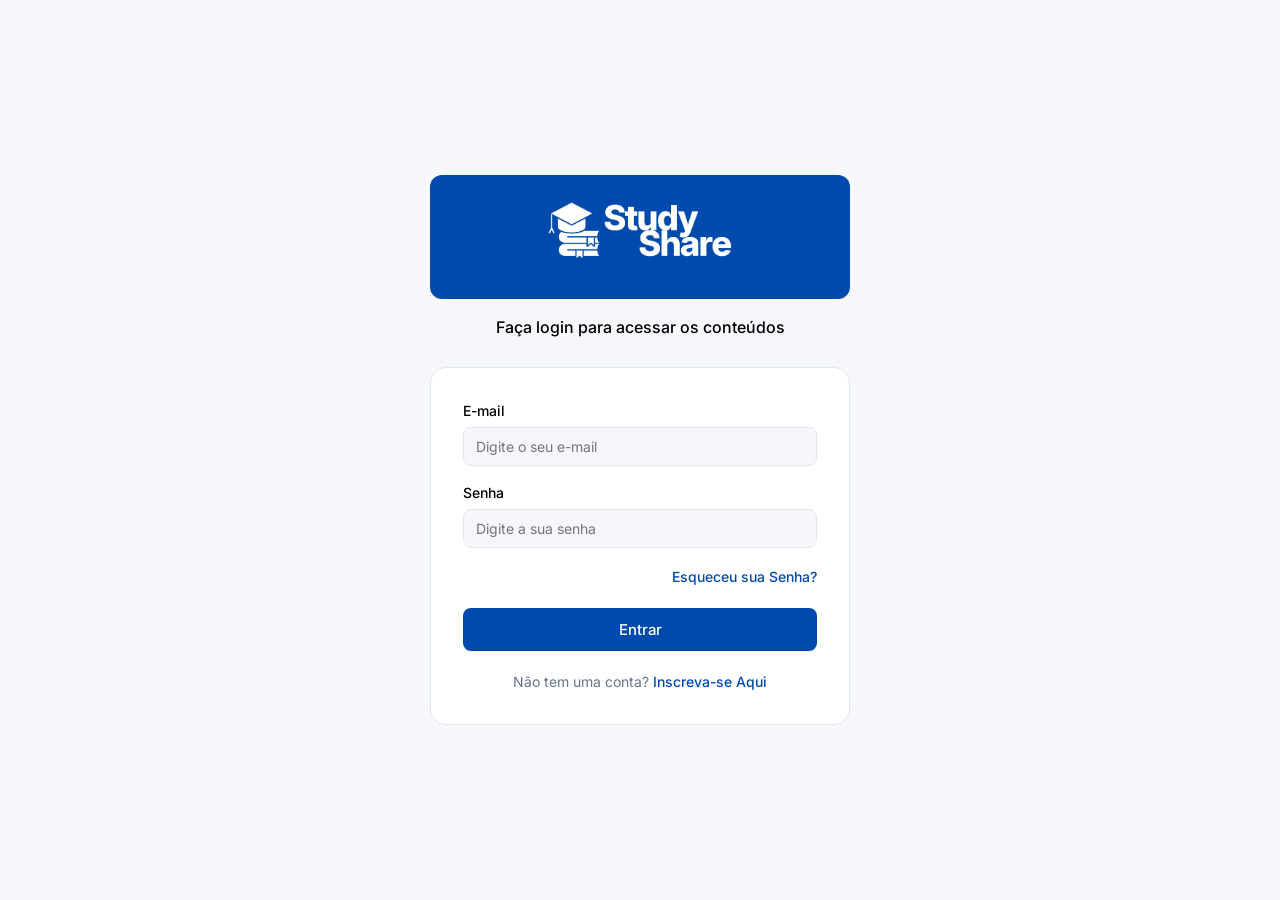
<file: index.html>
<!DOCTYPE html>
<html lang="pt-BR">
<head>
  <meta charset="UTF-8">
  <meta name="viewport" content="width=device-width, initial-scale=1.0">
  <meta http-equiv="refresh" content="0; url=src/login/">
  <title>StudyShare</title>
</head>
<body>
  <p>Redirecionando para o Login...</p>
  <p><a href="src/login/">Acessar Login</a></p>
</body>
</html>
</file>
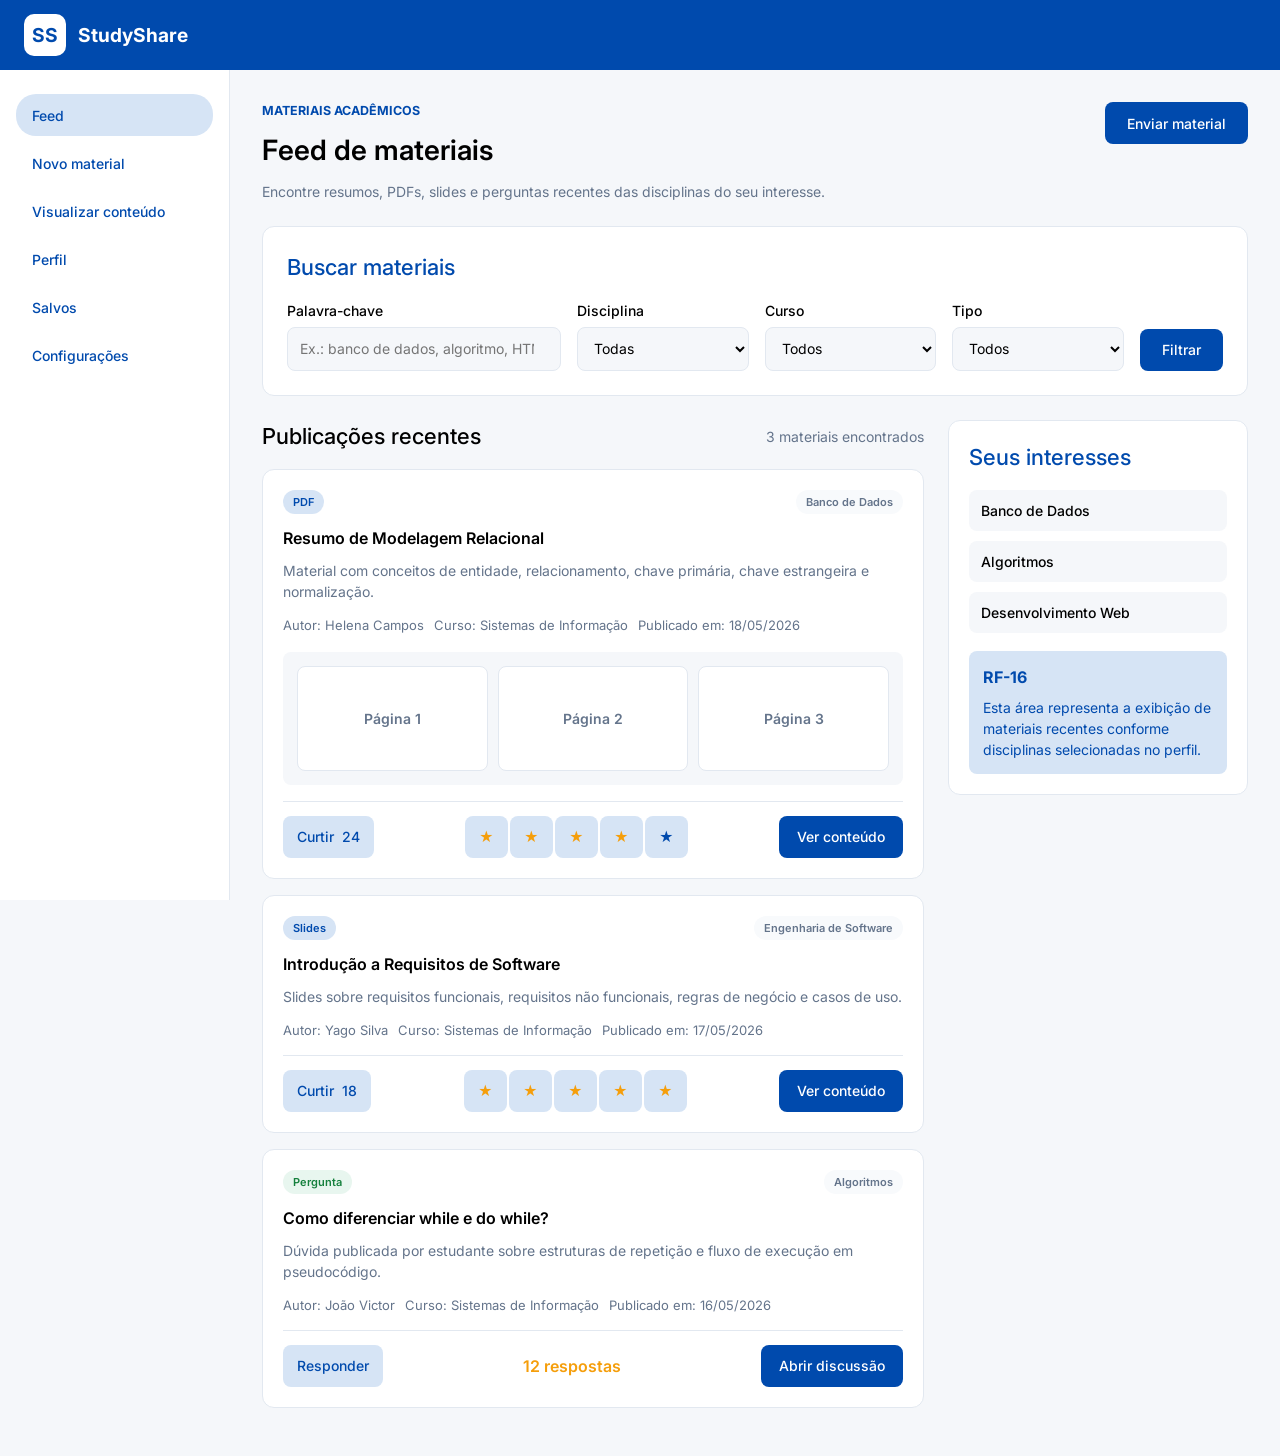
<file: src/feed/index.html>
<!DOCTYPE html>
<html lang="pt-BR">
<head>
  <meta charset="UTF-8">
  <meta name="viewport" content="width=device-width, initial-scale=1.0">
  <title>StudyShare - Feed</title>
  <link rel="preconnect" href="https://fonts.googleapis.com">
  <link rel="preconnect" href="https://fonts.gstatic.com" crossorigin>
  <link href="https://fonts.googleapis.com/css2?family=Inter:wght@400;500;600;700&display=swap" rel="stylesheet">
  <link href="https://fonts.googleapis.com/css2?family=Material+Symbols+Outlined&icon_names=home,search,settings,person,upload,bookmark,favorite,visibility,filter_list,download,star,description,menu_book,chat_bubble&display=block" rel="stylesheet">
  <link rel="stylesheet" href="feed.css">
  <script src="feed.js" defer></script>
</head>
<body>
  <aside class="sidebar">
    <a class="brand" href="index.html" aria-label="Página inicial StudyShare">
      <span class="brand-logo">SS</span>
      <span>StudyShare</span>
    </a>

    <nav class="side-nav" aria-label="Navegação principal">
      <a class="nav-item active" href="index.html">
        <span class="material-symbols-outlined">home</span>
        Feed
      </a>
      <a class="nav-item" href="../uploadArquivos/upload.html">
        <span class="material-symbols-outlined">upload</span>
        Novo material
      </a>
      <a class="nav-item" href="../visualizacao-conteudo/visualizacao-conteudo.html">
        <span class="material-symbols-outlined">visibility</span>
        Visualizar conteúdo
      </a>
      <a class="nav-item" href="../perfil/perfil-usuario.html">
        <span class="material-symbols-outlined">person</span>
        Perfil
      </a>
      <a class="nav-item" href="#" data-feedback-message="A lista de materiais salvos sera integrada em uma proxima etapa.">
        <span class="material-symbols-outlined">bookmark</span>
        Salvos
      </a>
      <a class="nav-item" href="../administracao-conteudo/administracao-conteudo.html">
        <span class="material-symbols-outlined">settings</span>
        Configurações
      </a>
    </nav>
  </aside>

  <main class="main-content">
    <header class="page-header">
      <div>
        <p class="eyebrow">Materiais acadêmicos</p>
        <h1>Feed de materiais</h1>
        <p class="header-description">
          Encontre resumos, PDFs, slides e perguntas recentes das disciplinas do seu interesse.
        </p>
      </div>

      <a class="primary-action" href="../uploadArquivos/upload.html">
        <span class="material-symbols-outlined">upload</span>
        Enviar material
      </a>
    </header>

    <section class="search-panel" aria-labelledby="search-title">
      <div class="section-title">
        <span class="material-symbols-outlined">search</span>
        <h2 id="search-title">Buscar materiais</h2>
      </div>

      <form class="filters" id="feedFilters">
        <label class="field field-large">
          <span>Palavra-chave</span>
          <input id="searchInput" type="search" name="busca" placeholder="Ex.: banco de dados, algoritmo, HTML">
        </label>

        <label class="field">
          <span>Disciplina</span>
          <select id="disciplineFilter" name="disciplina">
            <option value="">Todas</option>
            <option>Banco de Dados</option>
            <option>Algoritmos</option>
            <option>Engenharia de Software</option>
            <option>Desenvolvimento Web</option>
          </select>
        </label>

        <label class="field">
          <span>Curso</span>
          <select id="courseFilter" name="curso">
            <option value="">Todos</option>
            <option>Sistemas de Informação</option>
            <option>Análise e Desenvolvimento de Sistemas</option>
          </select>
        </label>

        <label class="field">
          <span>Tipo</span>
          <select id="typeFilter" name="tipo">
            <option value="">Todos</option>
            <option>PDF</option>
            <option>Resumo</option>
            <option>Slides</option>
            <option>Pergunta</option>
          </select>
        </label>

        <button class="filter-button" type="submit">
          <span class="material-symbols-outlined">filter_list</span>
          Filtrar
        </button>
      </form>
    </section>

    <p class="interaction-feedback" id="interactionFeedback" role="status" aria-live="polite"></p>

    <section class="content-layout">
      <div class="feed-column">
        <div class="section-heading">
          <h2>Publicações recentes</h2>
          <span id="resultCount">3 materiais encontrados</span>
        </div>

        <article
          class="material-card js-material-card"
          data-id="material-1"
          data-title="Resumo de Modelagem Relacional"
          data-description="Material com conceitos de entidade, relacionamento, chave primária, chave estrangeira e normalização."
          data-type="PDF"
          data-discipline="Banco de Dados"
          data-course="Sistemas de Informação"
          data-author="Helena Campos"
        >
          <div class="card-topline">
            <span class="tag">PDF</span>
            <span class="discipline">Banco de Dados</span>
          </div>
          <h3>Resumo de Modelagem Relacional</h3>
          <p>
            Material com conceitos de entidade, relacionamento, chave primária, chave estrangeira e normalização.
          </p>

          <div class="material-meta">
            <span>Autor: Helena Campos</span>
            <span>Curso: Sistemas de Informação</span>
            <span>Publicado em: 18/05/2026</span>
          </div>

          <div class="pdf-preview" aria-label="Prévia das primeiras páginas do PDF">
            <div class="preview-page">Página 1</div>
            <div class="preview-page">Página 2</div>
            <div class="preview-page">Página 3</div>
          </div>

          <footer class="card-actions">
            <button class="like-button" type="button" data-base-likes="24" aria-pressed="false">
              <span class="material-symbols-outlined">favorite</span>
              <span class="like-label">Curtir</span>
              <span class="like-count">24</span>
            </button>
            <span class="rating js-rating" data-rating="4" aria-label="Avaliação 4 de 5"></span>
            <a href="../visualizacao-conteudo/visualizacao-conteudo.html">
              Ver conteúdo
            </a>
          </footer>
        </article>

        <article
          class="material-card js-material-card"
          data-id="material-2"
          data-title="Introdução a Requisitos de Software"
          data-description="Slides sobre requisitos funcionais, requisitos não funcionais, regras de negócio e casos de uso."
          data-type="Slides"
          data-discipline="Engenharia de Software"
          data-course="Sistemas de Informação"
          data-author="Yago Silva"
        >
          <div class="card-topline">
            <span class="tag">Slides</span>
            <span class="discipline">Engenharia de Software</span>
          </div>
          <h3>Introdução a Requisitos de Software</h3>
          <p>
            Slides sobre requisitos funcionais, requisitos não funcionais, regras de negócio e casos de uso.
          </p>

          <div class="material-meta">
            <span>Autor: Yago Silva</span>
            <span>Curso: Sistemas de Informação</span>
            <span>Publicado em: 17/05/2026</span>
          </div>

          <footer class="card-actions">
            <button class="like-button" type="button" data-base-likes="18" aria-pressed="false">
              <span class="material-symbols-outlined">favorite</span>
              <span class="like-label">Curtir</span>
              <span class="like-count">18</span>
            </button>
            <span class="rating js-rating" data-rating="5" aria-label="Avaliação 5 de 5"></span>
            <a href="../visualizacao-conteudo/visualizacao-conteudo.html">
              Ver conteúdo
            </a>
          </footer>
        </article>

        <article
          class="material-card question-card js-material-card"
          data-id="question-1"
          data-title="Como diferenciar while e do while?"
          data-description="Dúvida publicada por estudante sobre estruturas de repetição e fluxo de execução em pseudocódigo."
          data-type="Pergunta"
          data-discipline="Algoritmos"
          data-course="Sistemas de Informação"
          data-author="João Victor"
        >
          <div class="card-topline">
            <span class="tag">Pergunta</span>
            <span class="discipline">Algoritmos</span>
          </div>
          <h3>Como diferenciar while e do while?</h3>
          <p>
            Dúvida publicada por estudante sobre estruturas de repetição e fluxo de execução em pseudocódigo.
          </p>

          <div class="material-meta">
            <span>Autor: João Victor</span>
            <span>Curso: Sistemas de Informação</span>
            <span>Publicado em: 16/05/2026</span>
          </div>

          <footer class="card-actions">
            <button type="button" data-feedback-message="A resposta da pergunta sera feita na tela de visualizacao de conteudo.">
              <span class="material-symbols-outlined">chat_bubble</span>
              Responder
            </button>
            <span class="rating">12 respostas</span>
            <a href="../visualizacao-conteudo/visualizacao-conteudo.html">
              Abrir discussão
            </a>
          </footer>
        </article>

        <p class="empty-state" id="emptyState">Nenhum material encontrado com os filtros selecionados.</p>
      </div>

      <aside class="interest-panel" aria-labelledby="interests-title">
        <div class="section-title">
          <span class="material-symbols-outlined">menu_book</span>
          <h2 id="interests-title">Seus interesses</h2>
        </div>

        <ul class="interest-list">
          <li>Banco de Dados</li>
          <li>Algoritmos</li>
          <li>Desenvolvimento Web</li>
        </ul>

        <div class="summary-card">
          <strong>RF-16</strong>
          <p>
            Esta área representa a exibição de materiais recentes conforme disciplinas selecionadas no perfil.
          </p>
        </div>
      </aside>
    </section>
  </main>
</body>
</html>
</file>
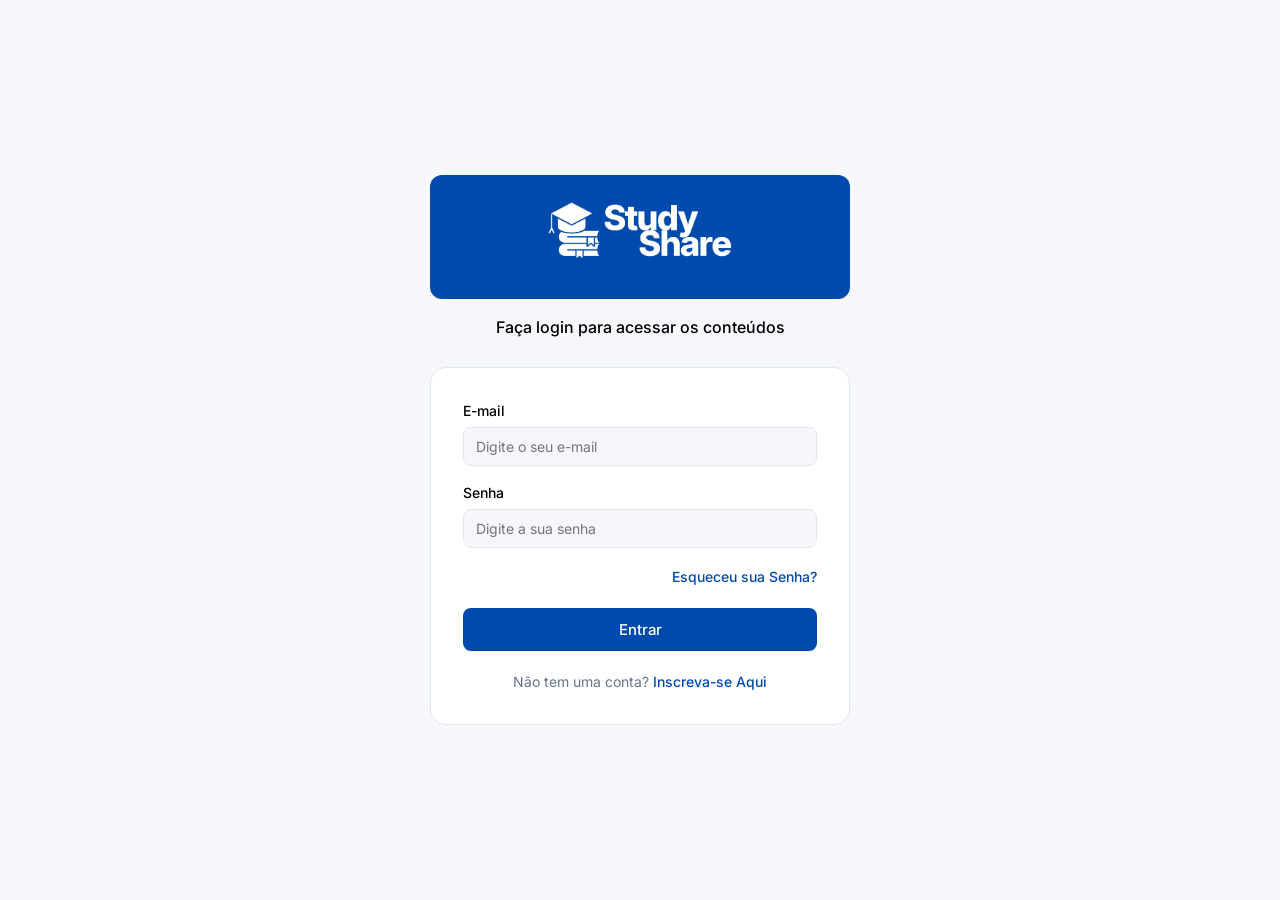
<file: src/login/index.html>
<!DOCTYPE html>
<html lang="pt-br">
<head>
    <meta charset="UTF-8">
    <meta name="viewport" content="width=device-width, initial-scale=1.0">
    <title>StudyShare - Login</title>

    <!-- Tipografia: Inter (Template Padrão) -->
    <link rel="preconnect" href="https://fonts.googleapis.com">
    <link rel="preconnect" href="https://fonts.gstatic.com" crossorigin>
    <link href="https://fonts.googleapis.com/css2?family=Inter:wght@400;500;600&display=swap" rel="stylesheet">

    <!-- Iconografia: Material Symbols (Google) -->
    <link href="https://fonts.googleapis.com/css2?family=Material+Symbols+Outlined:opsz,wght,FILL,GRAD@24,400,0,0" rel="stylesheet">

    <!-- Folha de estilo padrão -->
    <link rel="stylesheet" href="css/style.css">
</head>
<body class="pagina-login">

    <main class="container-login">

        <!-- Logo OU Logo + Nome -->
        <div class="login-logo">
            <img src="..\..\docs\img\logostudyshare_reduzida.png" alt="Logo StudyShare - Início">
        </div>

        <!-- Mensagem de bem-vindo -->
        <p class="login-mensagem">Faça login para acessar os conteúdos</p>

        <!-- Cartão do formulário -->
        <section class="cartao-login">

            <div class="campo">
                <label for="email">E-mail</label>
                <input type="email" id="email" placeholder="Digite o seu e-mail">
            </div>

            <div class="campo">
                <label for="senha">Senha</label>
                <input type="password" id="senha" placeholder="Digite a sua senha">
            </div>

            <!-- Link clicável para redefinição de senha -->
            <div class="link-esqueceu">
                <a href="redefinicao-senha.html">Esqueceu sua Senha?</a>
            </div>

            <!-- Botão para Login -->
            <button class="botao-primario botao-largo">
                Entrar
            </button>

            <!-- Link clicável para página de cadastro -->
            <p class="link-cadastro">
                Não tem uma conta? <a href="..\cadastro-usuario\cadastro-usuario.html">Inscreva-se Aqui</a>
            </p>

        </section>

    </main>

    <script src="javascript/login.js"></script>
</body>
</html>
</file>
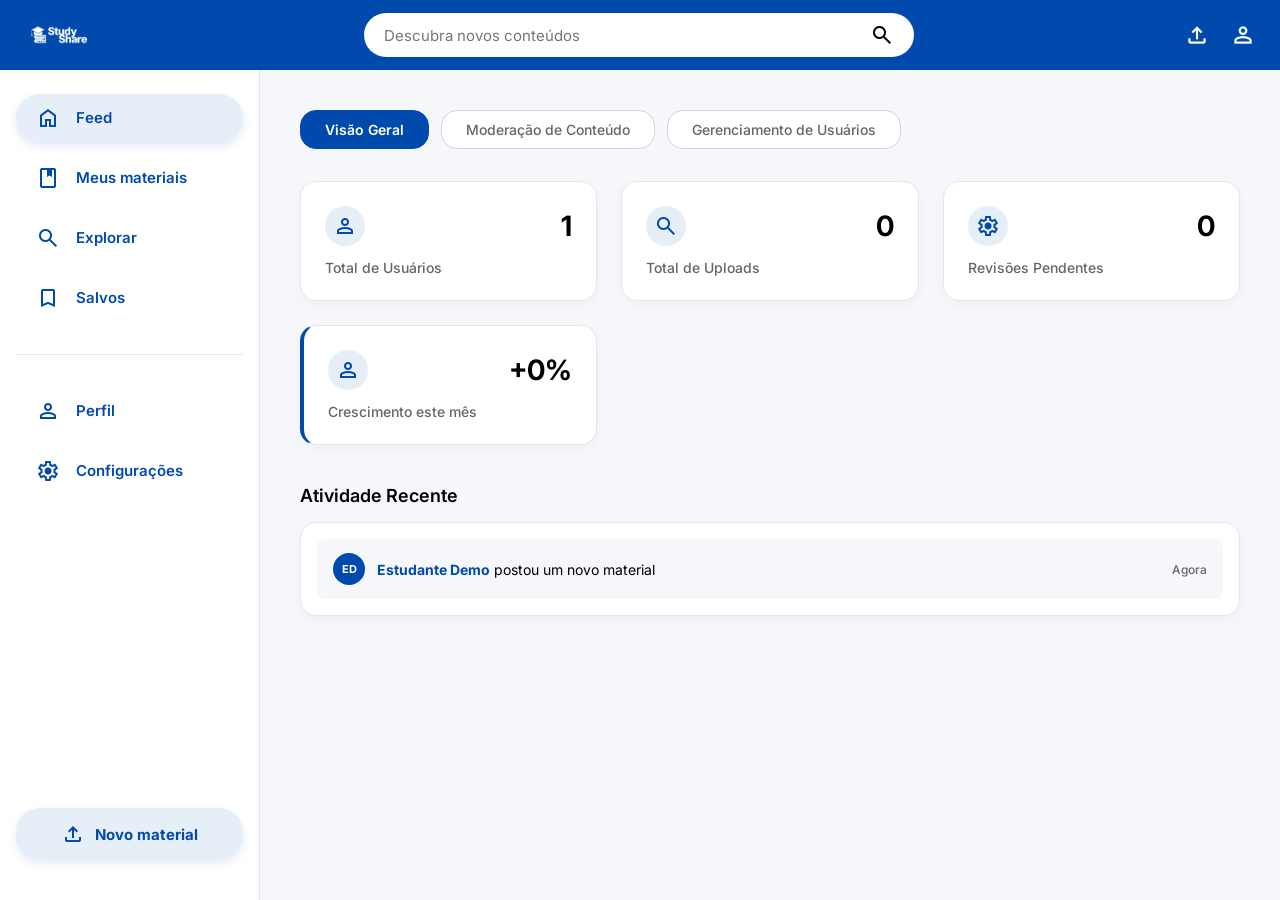
<file: src/administracao-conteudo/administracao-conteudo.html>
<!DOCTYPE html>
<html lang="pt-BR">
<head>
    <meta charset="UTF-8">
    <meta name="viewport" content="width=device-width, initial-scale=1.0">
    <title>StudyShare - Administração</title>
    
    <link rel="preconnect" href="https://fonts.googleapis.com">
    <link rel="preconnect" href="https://fonts.gstatic.com" crossorigin>
    <link href="https://fonts.googleapis.com/css2?family=Inter:wght@400;500;600;700&display=swap" rel="stylesheet">
    
    <link rel="stylesheet" href="https://fonts.googleapis.com/css2?family=Material+Symbols+Outlined:opsz,wght,FILL,GRAD@20..48,100..700,0..1,-50..200" />
    
    <link rel="stylesheet" href="administracao-conteudo.css">
</head>
<body>

    <header class="navbar">
        <div class="logo-area">
            <img src="../../docs/img/logostudyshare.png" alt="StudyShare Logo" class="logo-img">
        </div>
        
        <div class="search-bar-container">
            <input type="text" placeholder="Descubra novos conteúdos" class="search-input">
            <span class="material-symbols-outlined icon-custom search-icon-right">search</span>
        </div>
        
        <div class="header-actions">
            <span class="material-symbols-outlined icon-custom">upload</span>
            <span class="material-symbols-outlined icon-custom">person</span>
        </div>
    </header>

    <div class="main-layout-container">
        
        <aside class="sidebar">
            <div class="sidebar-top-content">
                <nav class="nav-menu">
                    <a href="../feed/index.html" class="nav-item active">
                        <span class="material-symbols-outlined icon-custom">home</span> 
                        <span class="nav-text">Feed</span>
                    </a>
                    <a href="#" class="nav-item">
                        <span class="material-symbols-outlined icon-custom">book</span> 
                        <span class="nav-text">Meus materiais</span>
                    </a>
                    <a href="#" class="nav-item">
                        <span class="material-symbols-outlined icon-custom">search</span> 
                        <span class="nav-text">Explorar</span>
                    </a>
                    <a href="#" class="nav-item">
                        <span class="material-symbols-outlined icon-custom">bookmark</span> 
                        <span class="nav-text">Salvos</span>
                    </a>
                    
                    <div class="nav-divider"></div>

                    <a href="../perfil/perfil-usuario.html" class="nav-item">
                        <span class="material-symbols-outlined icon-custom">person</span> 
                        <span class="nav-text">Perfil</span>
                    </a>
                    <a href="../administracao-conteudo/administracao-conteudo.html" class="nav-item">
                        <span class="material-symbols-outlined icon-custom">settings</span> 
                        <span class="nav-text">Configurações</span>
                    </a>
                </nav>
            </div>
            
            <div class="sidebar-footer">
                <button class="btn-new-material">
                    <span class="material-symbols-outlined icon-custom">upload</span> Novo material
                </button>
            </div>
        </aside>

        <main class="admin-main">
            
    <section class="admin-tabs-section">
        <div class="filter-tags">
            <button class="filter-btn active" data-target="visao-geral">Visão Geral</button>
            <button class="filter-btn" data-target="moderacao">Moderação de Conteúdo</button>
            <button class="filter-btn" data-target="gerenciamento">Gerenciamento de Usuários</button>
        </div>
    </section>

    <div id="visao-geral" class="tab-content active">
        
        <section class="metrics-grid">
            <div class="metric-card">
                <div class="metric-header">
                    <span class="material-symbols-outlined metric-icon-box">person</span>
                    <span class="metric-value" id="total-usuarios-dash">0</span>
                </div>
                <span class="metric-label">Total de Usuários</span>
            </div>
           <div class="metric-card">
                <div class="metric-header">
                    <span class="material-symbols-outlined metric-icon-box">search</span>
                    <span class="metric-value" id="total-uploads-dash">0</span>
                </div>
            <span class="metric-label">Total de Uploads</span>
            </div>
            <div class="metric-card">
                <div class="metric-header">
                    <span class="material-symbols-outlined metric-icon-box">settings</span>
                    <span class="metric-value">0</span>
                </div>
                <span class="metric-label">Revisões Pendentes</span>
            </div>
            <div class="metric-card accent-card">
                <div class="metric-header">
                    <span class="material-symbols-outlined metric-icon-box">person</span>
                    <span class="metric-value">+0%</span>
                </div>
                <span class="metric-label">Crescimento este mês</span>
            </div>
        </section>

        <section class="activity-section">
            <h2 class="section-title">Atividade Recente</h2>
            <div class="activity-list-container">
                <div class="activity-row">
                    <div class="activity-details">
                        <span class="user-avatar-mini">ED</span>
                        <p class="activity-message"><strong>Estudante Demo</strong> postou um novo material</p>
                    </div>
                    <span class="activity-time">Agora</span>
                </div>

            </div>
        </section>

    </div> 
    <div id="moderacao" class="tab-content">
    <h2 class="section-title">Revisões Pendentes</h2>
    
    <div class="moderation-list-container">
        
        <div class="moderation-row">
            <div class="moderation-info">
                <h3 class="material-title">
                    <a href="../visualizacao-conteudo/visualizacao-conteudo.html">Programação Orientada a Objetos</a>
                </h3>
                <p class="material-meta">Autor: Estudante Demo <span class="divider">|</span> 15/05/2026</p>
            </div>
            <div class="moderation-actions">
                <button class="action-btn view-btn" title="Visualizar material">
                    <span class="material-symbols-outlined">visibility</span>
                </button>
                <button class="action-btn approve-btn" title="Aprovar material">
                    <span class="material-symbols-outlined">check_circle</span>
                </button>
                <button class="action-btn reject-btn" title="Reprovar material">
                    <span class="material-symbols-outlined">cancel</span>
                </button>
            </div>
        </div>

    </div>
</div>

    <div id="gerenciamento" class="tab-content">
    <h2 class="section-title">Configurações de Usuário</h2>
    
    <div class="user-management-container">
        
        <div class="user-grid-header">
            <span>Usuário</span>
            <span>E-mail</span>
            <span>Uploads</span>
            <span>Perfil</span>
            <span>Status</span>
            <span>Ação</span>
        </div>

        
        <div class="user-grid-row">
            <span class="user-name">Estudante Demo</span>
            <span class="user-email">estudante.demo@studyshare.com</span>
            <span class="user-uploads">1</span>
            <span class="user-role">Usuário</span>
            <span class="user-status active-status">Ativo</span>
            <div class="user-action">
                <button class="action-btn delete-btn" title="Excluir usuário">
                    <span class="material-symbols-outlined">delete</span>
                </button>
            </div>
        </div>

        

    </div>
</div>

</main>
    </div>
        <script src="administracao-conteudo.js"></script>
</body>
</html>
</file>
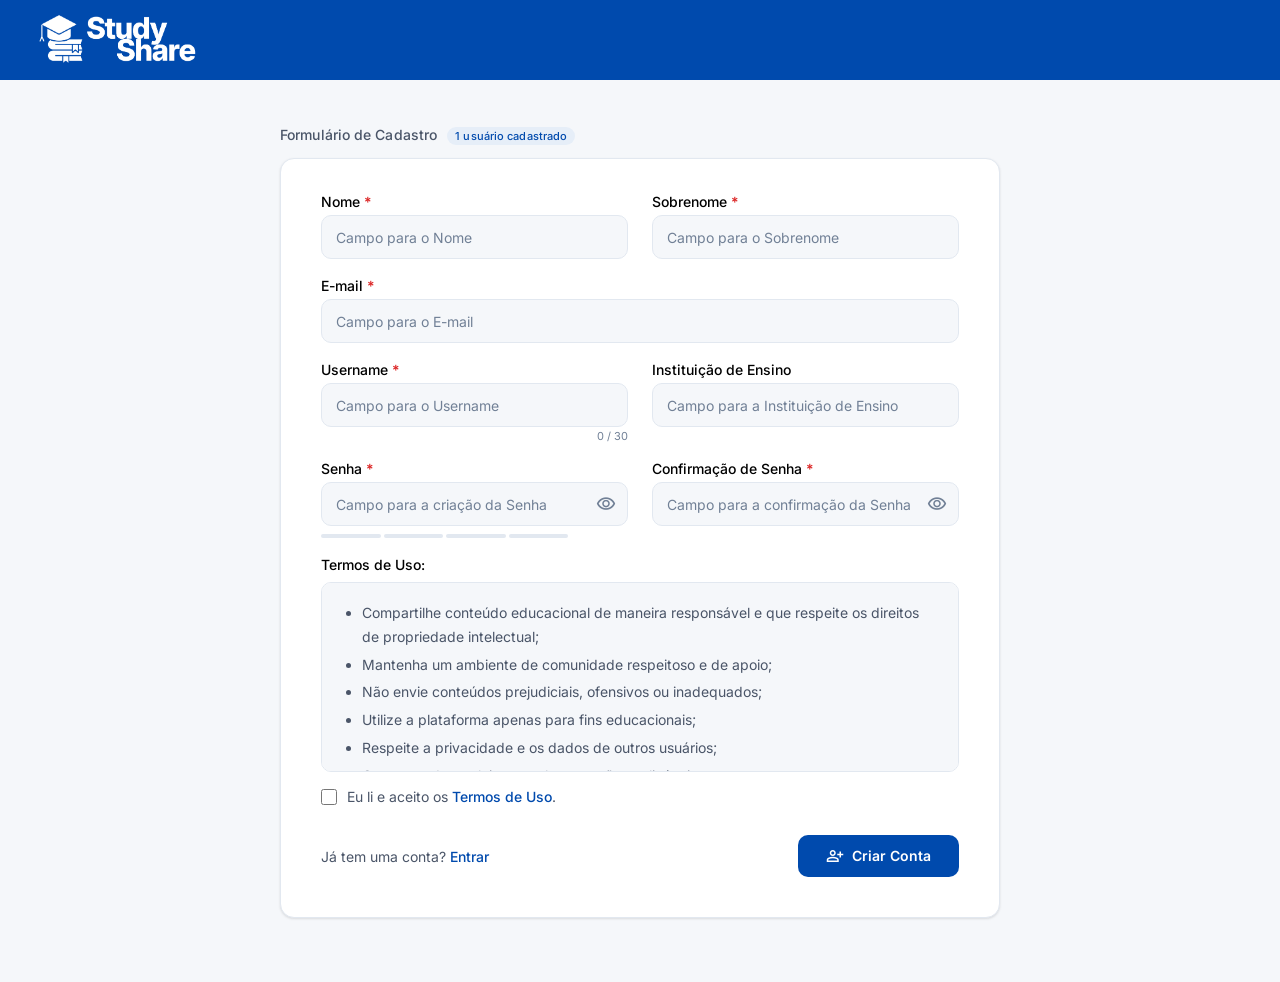
<file: src/cadastro-usuario/cadastro-usuario.html>
<!DOCTYPE html>
<html lang="pt-BR">
<head>
  <meta charset="UTF-8" />
  <meta name="viewport" content="width=device-width, initial-scale=1.0" />
  <title>Criar conta – StudyShare</title>

  <!-- Inter -->
  <link rel="preconnect" href="https://fonts.googleapis.com" />
  <link rel="preconnect" href="https://fonts.gstatic.com" crossorigin />
  <link href="https://fonts.googleapis.com/css2?family=Inter:wght@400;500;600&display=swap" rel="stylesheet" />

  <!-- Material Symbols Outlined -->
  <link href="https://fonts.googleapis.com/css2?family=Material+Symbols+Outlined:opsz,wght,FILL,GRAD@20..48,100..700,0..1,-50..200&icon_names=arrow_forward,person_add,visibility,visibility_off" rel="stylesheet" />

  <!-- CSS da página de cadastro -->
  <link rel="stylesheet" href="css/estilo-cadastro-usuario.css" />
  <script src="javascript/cadastro-usuario.js" defer></script>
</head>
<body>

  <!-- =====================================================
       HEADER
       ===================================================== -->
  <header class="topbar" role="banner">
    <a href="../../index.html" class="topbar-logo" aria-label="StudyShare - Início">
      <img src="..\..\docs\img\logostudyshare_reduzida.png" alt="Logo StudyShare - Início" height="60" />
    </a>
  </header>

  <!-- =====================================================
       CONTEÚDO PRINCIPAL
       ===================================================== -->
  <main class="page-wrapper" id="main-content">
    <div class="signup-container">

      <p class="signup-heading">Formulário de Cadastro</p>

      <div class="signup-card">
        <form action="#" method="post" novalidate>

          <!-- GRID DE CAMPOS -->
          <div class="fields-grid">

            <!-- Nome -->
            <div class="field-group">
              <label class="field-label" for="nome">Nome</label>
              <input
                class="field-input"
                type="text"
                id="nome"
                name="nome"
                placeholder="Campo para o Nome"
                autocomplete="given-name"
                required
              />
              <span class="field-error-msg" role="alert">Por favor, informe seu nome.</span>
            </div>

            <!-- Sobrenome -->
            <div class="field-group">
              <label class="field-label" for="sobrenome">Sobrenome</label>
              <input
                class="field-input"
                type="text"
                id="sobrenome"
                name="sobrenome"
                placeholder="Campo para o Sobrenome"
                autocomplete="family-name"
                required
              />
              <span class="field-error-msg" role="alert">Por favor, informe seu sobrenome.</span>
            </div>

            <!-- E-mail -->
            <div class="field-group field-full">
              <label class="field-label" for="email">E-mail</label>
              <input
                class="field-input"
                type="email"
                id="email"
                name="email"
                placeholder="Campo para o E-mail"
                autocomplete="email"
                required
              />
              <span class="field-error-msg" role="alert">Informe um e-mail válido.</span>
            </div>

            <!-- Username -->
            <div class="field-group">
              <label class="field-label" for="username">Username</label>
              <input
                class="field-input"
                type="text"
                id="username"
                name="username"
                placeholder="Campo para o Username"
                autocomplete="username"
                required
              />
              <span class="field-error-msg" role="alert">Escolha um nome de usuário.</span>
            </div>

            <!-- Instituição de Ensino -->
            <div class="field-group">
              <label class="field-label" for="instituicao">Instituição de Ensino</label>
              <input
                class="field-input"
                type="text"
                id="instituicao"
                name="instituicao"
                placeholder="Campo para a Instituição de Ensino"
                autocomplete="organization"
              />
            </div>

            <!-- Senha -->
            <div class="field-group">
              <label class="field-label" for="senha">Senha</label>
              <div class="field-input-wrap">
                <input
                  class="field-input"
                  type="password"
                  id="senha"
                  name="senha"
                  placeholder="Campo para a criação da Senha"
                  autocomplete="new-password"
                  required
                />
                <button
                  class="toggle-password"
                  type="button"
                  aria-label="Mostrar senha"
                  aria-controls="senha"
                >
                  <span class="material-symbols-outlined">visibility</span>
                </button>
              </div>
              <span class="field-error-msg" role="alert">A senha deve ter pelo menos 8 caracteres.</span>
            </div>

            <!-- Confirmação de Senha – largura total -->
            <div class="field-group">
              <label class="field-label" for="confirma-senha">Confirmação de Senha</label>
              <div class="field-input-wrap">
                <input
                  class="field-input"
                  type="password"
                  id="confirma-senha"
                  name="confirma-senha"
                  placeholder="Campo para a confirmação da Senha"
                  autocomplete="new-password"
                  required
                />
                <button
                  class="toggle-password"
                  type="button"
                  aria-label="Mostrar confirmação de senha"
                  aria-controls="confirma-senha"
                >
                  <span class="material-symbols-outlined">visibility</span>
                </button>
              </div>
              <span class="field-error-msg" role="alert">As senhas não coincidem.</span>
            </div>

          </div>
          <!-- /fields-grid -->

          <!-- TERMOS DE USO -->
          <div class="terms-section">
            <p class="terms-label">Termos de Uso:</p>

            <div class="terms-box" id="termos" tabindex="0" role="region" aria-label="Termos de uso – leia antes de aceitar">
              <ul>
                <li>Compartilhe conteúdo educacional de maneira responsável e que respeite os direitos de propriedade intelectual;</li>
                <li>Mantenha um ambiente de comunidade respeitoso e de apoio;</li>
                <li>Não envie conteúdos prejudiciais, ofensivos ou inadequados;</li>
                <li>Utilize a plataforma apenas para fins educacionais;</li>
                <li>Respeite a privacidade e os dados de outros usuários;</li>
                <li>Cumpra todas as leis e regulamentações aplicáveis.</li>
              </ul>
              <p><strong>Reservamo-nos o direito de remover conteúdo ou suspender contas que violem estes termos.</strong></p>
            </div>

            <label class="terms-accept">
              <input
                type="checkbox"
                id="aceite-termos"
                name="aceite-termos"
                required
                aria-required="true"
              />
              <span class="terms-accept-text">
                Eu li e aceito os <a href="#termos">Termos de Uso</a>.
              </span>
            </label>
          </div>
          <!-- /terms-section -->

          <!-- RODAPÉ DO FORMULÁRIO -->
          <div class="form-footer">
            <p class="form-login-link">
              Já tem uma conta? <a href="../login/index.html">Entrar</a>
            </p> 

            <button class="btn-submit" type="submit">
              <span class="material-symbols-outlined" aria-hidden="true">person_add</span>
              Criar Conta
            </button>
          </div>

        </form>
      </div>
      <!-- /signup-card -->

    </div>
  </main>

</body>
</html>
</file>
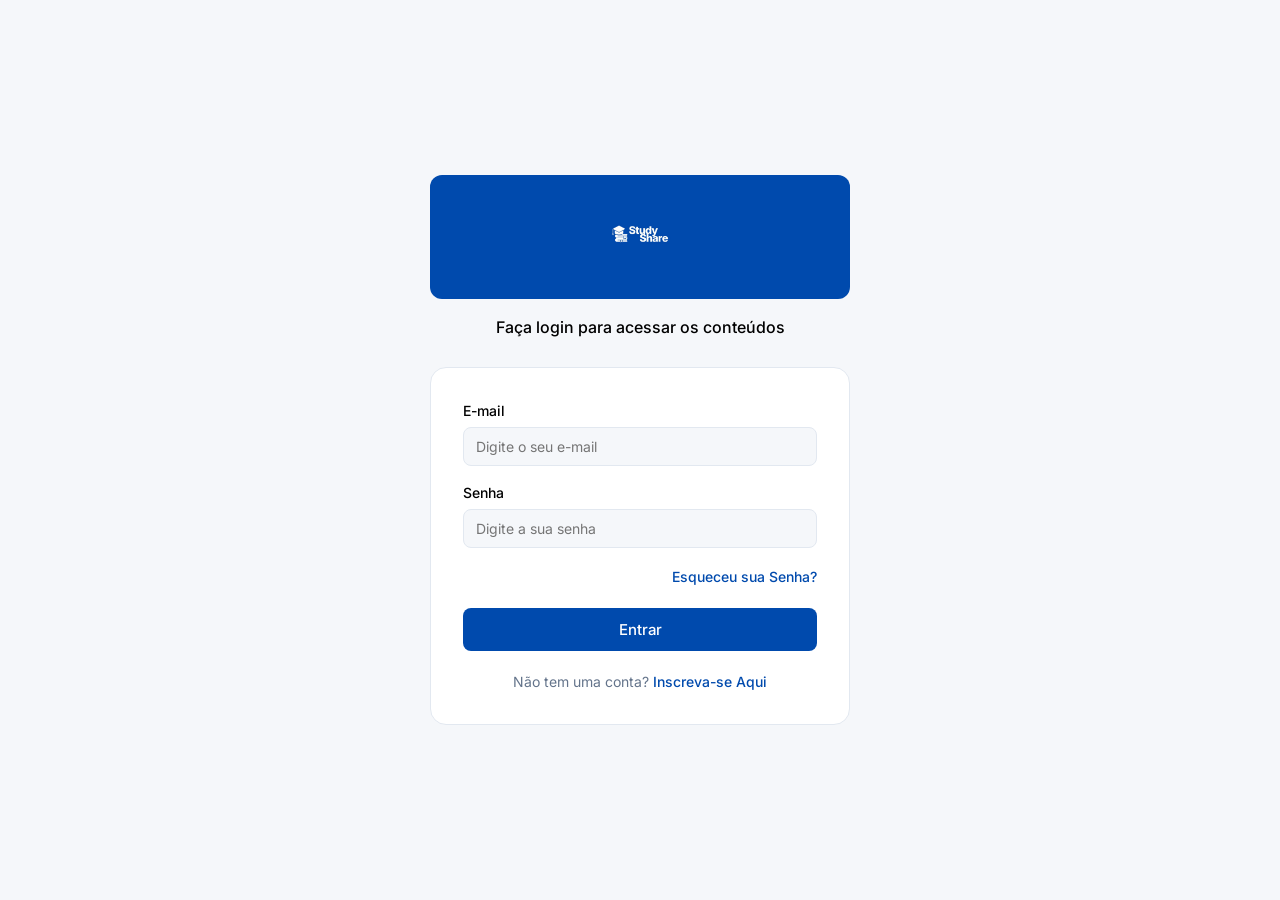
<file: src/login-e-perfil/login.html>
<!DOCTYPE html>
<html lang="pt-br">
<head>
    <meta charset="UTF-8">
    <meta name="viewport" content="width=device-width, initial-scale=1.0">
    <title>StudyShare - Login</title>

    <!-- Tipografia: Inter (Template Padrão) -->
    <link rel="preconnect" href="https://fonts.googleapis.com">
    <link rel="preconnect" href="https://fonts.gstatic.com" crossorigin>
    <link href="https://fonts.googleapis.com/css2?family=Inter:wght@400;500;600&display=swap" rel="stylesheet">

    <!-- Iconografia: Material Symbols (Google) -->
    <link href="https://fonts.googleapis.com/css2?family=Material+Symbols+Outlined:opsz,wght,FILL,GRAD@24,400,0,0" rel="stylesheet">

    <!-- Folha de estilo padrão -->
    <link rel="stylesheet" href="css/style.css">
</head>
<body class="pagina-login">

    <main class="container-login">

        <!-- Logo OU Logo + Nome -->
        <div class="login-logo">
            <img src="img/logostudyshare.png" alt="Logo StudyShare - Início">
        </div>

        <!-- Mensagem de bem-vindo -->
        <p class="login-mensagem">Faça login para acessar os conteúdos</p>

        <!-- Cartão do formulário -->
        <section class="cartao-login">

            <div class="campo">
                <label for="email">E-mail</label>
                <input type="email" id="email" placeholder="Digite o seu e-mail">
            </div>

            <div class="campo">
                <label for="senha">Senha</label>
                <input type="password" id="senha" placeholder="Digite a sua senha">
            </div>

            <!-- Link clicável para redefinição de senha -->
            <div class="link-esqueceu">
                <a href="redefinicao-senha.html">Esqueceu sua Senha?</a>
            </div>

            <!-- Botão para Login -->
            <button class="botao-primario botao-largo">
                Entrar
            </button>

            <!-- Link clicável para página de cadastro -->
            <p class="link-cadastro">
                Não tem uma conta? <a href="cadastro.html">Inscreva-se Aqui</a>
            </p>

        </section>

    </main>

</body>
</html>
</file>
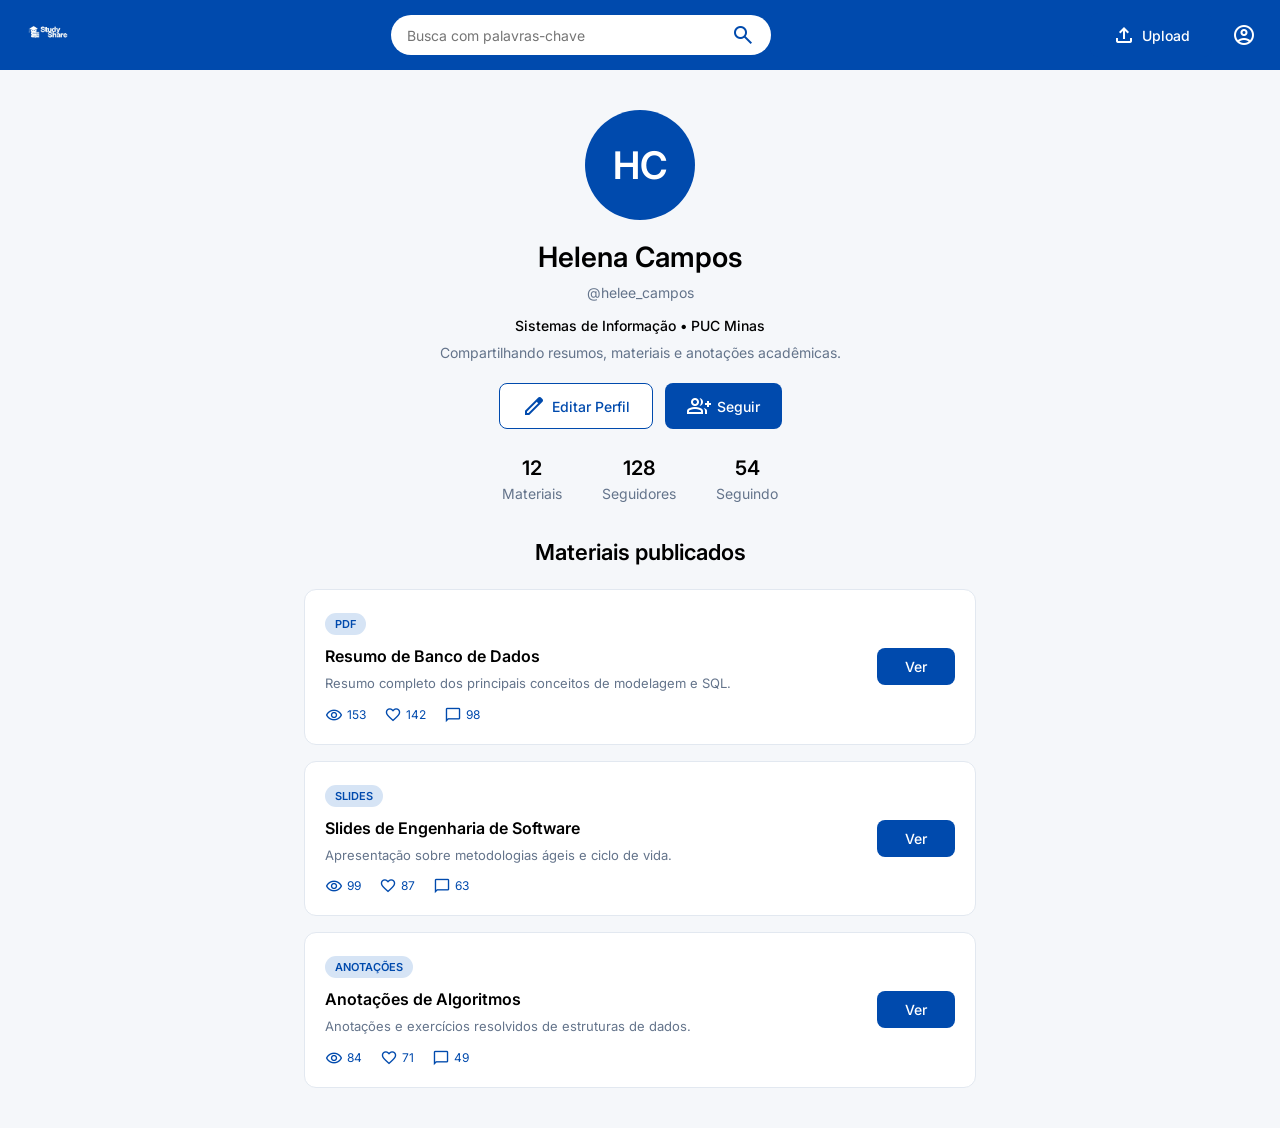
<file: src/login-e-perfil/perfil-usuario.html>
<!DOCTYPE html>
<html lang="pt-br">
<head>
    <meta charset="UTF-8">
    <meta name="viewport" content="width=device-width, initial-scale=1.0">
    <title>StudyShare - Perfil do Usuário</title>

    <!-- Tipografia: Inter (Template Padrão) -->
    <link rel="preconnect" href="https://fonts.googleapis.com">
    <link rel="preconnect" href="https://fonts.gstatic.com" crossorigin>
    <link href="https://fonts.googleapis.com/css2?family=Inter:wght@400;500;600&display=swap" rel="stylesheet">

    <!-- Iconografia: Material Symbols (Google) -->
    <link href="https://fonts.googleapis.com/css2?family=Material+Symbols+Outlined:opsz,wght,FILL,GRAD@24,400,0,0" rel="stylesheet">

    <!-- Folha de estilo padrão -->
    <link rel="stylesheet" href="css/style.css">
</head>
<body>

    <!-- ============================================================
         CABEÇALHO (Logo + Filtro de busca + Upload + Foto usuário)
         ============================================================ -->
    <header>
        <div class="logo-topo">
            <a href="feed.html">
                <img src="img/logostudyshare.png" alt="Logo StudyShare - Início">
            </a>
        </div>

        <div class="busca">
            <input type="text" placeholder="Busca com palavras-chave">
            <span class="material-symbols-outlined">search</span>
        </div>

        <div class="acoes-topo">
            <button class="botao-primario">
                <span class="material-symbols-outlined">upload</span>
                Upload
            </button>
            <span class="material-symbols-outlined">account_circle</span>
        </div>
    </header>

    <!-- ============================================================
         CONTEÚDO PRINCIPAL (Perfil centralizado)
         ============================================================ -->
    <main class="conteudo-perfil">

        <!-- ---- Cabeçalho do perfil ---- -->
        <section class="perfil-centro">

            <div class="avatar-grande">HC</div>

            <h1>Helena Campos</h1>
            <p class="usuario">@helee_campos</p>
            <p class="curso">Sistemas de Informação • PUC Minas</p>
            <p class="bio">Compartilhando resumos, materiais e anotações acadêmicas.</p>

            <!-- RF-07: Editar perfil / RF-08: Seguir -->
            <div class="botoes-perfil">
                <button class="botao-secundario" id="btnEditar" onclick="ativarEdicao()">
                    <span class="material-symbols-outlined">edit</span>
                    Editar Perfil
                </button>
                <button class="botao-primario" id="btnSeguir" onclick="seguir()">
                    <span class="material-symbols-outlined">group_add</span>
                    Seguir
                </button>
                <button class="botao-secundario" id="btnDeixarSeguir" onclick="deixarDeSeguir()">
                    <span class="material-symbols-outlined">how_to_reg</span>
                    Seguindo
                </button>
            </div>

            <!-- RF-08: Estatísticas de conexões -->
            <div class="estatisticas">
                <div><strong>12</strong> Materiais</div>
                <div><strong>128</strong> Seguidores</div>
                <div><strong>54</strong> Seguindo</div>
            </div>

        </section>

        <!-- ---- Formulário de edição (RF-07) - aparece ao clicar em Editar ---- -->
        <section class="cartao-secao" id="formEdicao">
            <h2>Editar informações</h2>

            <div class="campo">
                <label for="nome">Nome completo</label>
                <input type="text" id="nome" value="Helena Campos">
            </div>

            <div class="campo">
                <label for="usuarioInput">Nome de usuário</label>
                <input type="text" id="usuarioInput" value="@helee_campos">
            </div>

            <div class="campo">
                <label for="cursoInput">Curso</label>
                <input type="text" id="cursoInput" value="Sistemas de Informação • PUC Minas">
            </div>

            <div class="campo">
                <label for="bioInput">Biografia</label>
                <textarea id="bioInput">Compartilhando resumos, materiais e anotações acadêmicas.</textarea>
            </div>

            <div class="acoes-formulario">
                <button class="botao-primario" onclick="salvarEdicao()">Salvar alterações</button>
                <button class="botao-secundario" onclick="cancelarEdicao()">Cancelar</button>
            </div>
        </section>

        <!-- ---- Materiais publicados (RF-07: histórico) ---- -->
        <h2 class="titulo-secao">Materiais publicados</h2>

        <div class="lista-materiais">

            <article class="card-material">
                <div class="card-info">
                    <span class="tag">PDF</span>
                    <h3>Resumo de Banco de Dados</h3>
                    <p>Resumo completo dos principais conceitos de modelagem e SQL.</p>
                    <div class="card-metadados">
                        <span><span class="material-symbols-outlined">visibility</span>153</span>
                        <span><span class="material-symbols-outlined">favorite</span>142</span>
                        <span><span class="material-symbols-outlined">chat_bubble</span>98</span>
                    </div>
                </div>
                <button class="botao-primario">Ver</button>
            </article>

            <article class="card-material">
                <div class="card-info">
                    <span class="tag">SLIDES</span>
                    <h3>Slides de Engenharia de Software</h3>
                    <p>Apresentação sobre metodologias ágeis e ciclo de vida.</p>
                    <div class="card-metadados">
                        <span><span class="material-symbols-outlined">visibility</span>99</span>
                        <span><span class="material-symbols-outlined">favorite</span>87</span>
                        <span><span class="material-symbols-outlined">chat_bubble</span>63</span>
                    </div>
                </div>
                <button class="botao-primario">Ver</button>
            </article>

            <article class="card-material">
                <div class="card-info">
                    <span class="tag">ANOTAÇÕES</span>
                    <h3>Anotações de Algoritmos</h3>
                    <p>Anotações e exercícios resolvidos de estruturas de dados.</p>
                    <div class="card-metadados">
                        <span><span class="material-symbols-outlined">visibility</span>84</span>
                        <span><span class="material-symbols-outlined">favorite</span>71</span>
                        <span><span class="material-symbols-outlined">chat_bubble</span>49</span>
                    </div>
                </div>
                <button class="botao-primario">Ver</button>
            </article>

        </div>

    </main>

    <!-- ============================================================
         JavaScript simples (apenas para demonstrar os requisitos)
         ============================================================ -->
    <script>
        // ---- RF-07: mostrar/esconder formulário de edição ----
        function ativarEdicao() {
            document.getElementById("formEdicao").style.display = "block";
            document.getElementById("formEdicao").scrollIntoView({ behavior: "smooth" });
        }

        function salvarEdicao() {
            // Atualiza os textos do perfil com o que foi digitado
            document.querySelector(".perfil-centro h1").innerText =
                document.getElementById("nome").value;
            document.querySelector(".perfil-centro .usuario").innerText =
                document.getElementById("usuarioInput").value;
            document.querySelector(".perfil-centro .curso").innerText =
                document.getElementById("cursoInput").value;
            document.querySelector(".perfil-centro .bio").innerText =
                document.getElementById("bioInput").value;

            document.getElementById("formEdicao").style.display = "none";
            alert("Perfil atualizado com sucesso!");
        }

        function cancelarEdicao() {
            document.getElementById("formEdicao").style.display = "none";
        }

        // ---- RF-08: seguir / deixar de seguir ----
        function seguir() {
            document.getElementById("btnSeguir").style.display = "none";
            document.getElementById("btnDeixarSeguir").style.display = "inline-flex";
        }

        function deixarDeSeguir() {
            document.getElementById("btnDeixarSeguir").style.display = "none";
            document.getElementById("btnSeguir").style.display = "inline-flex";
        }
    </script>

</body>
</html>
</file>
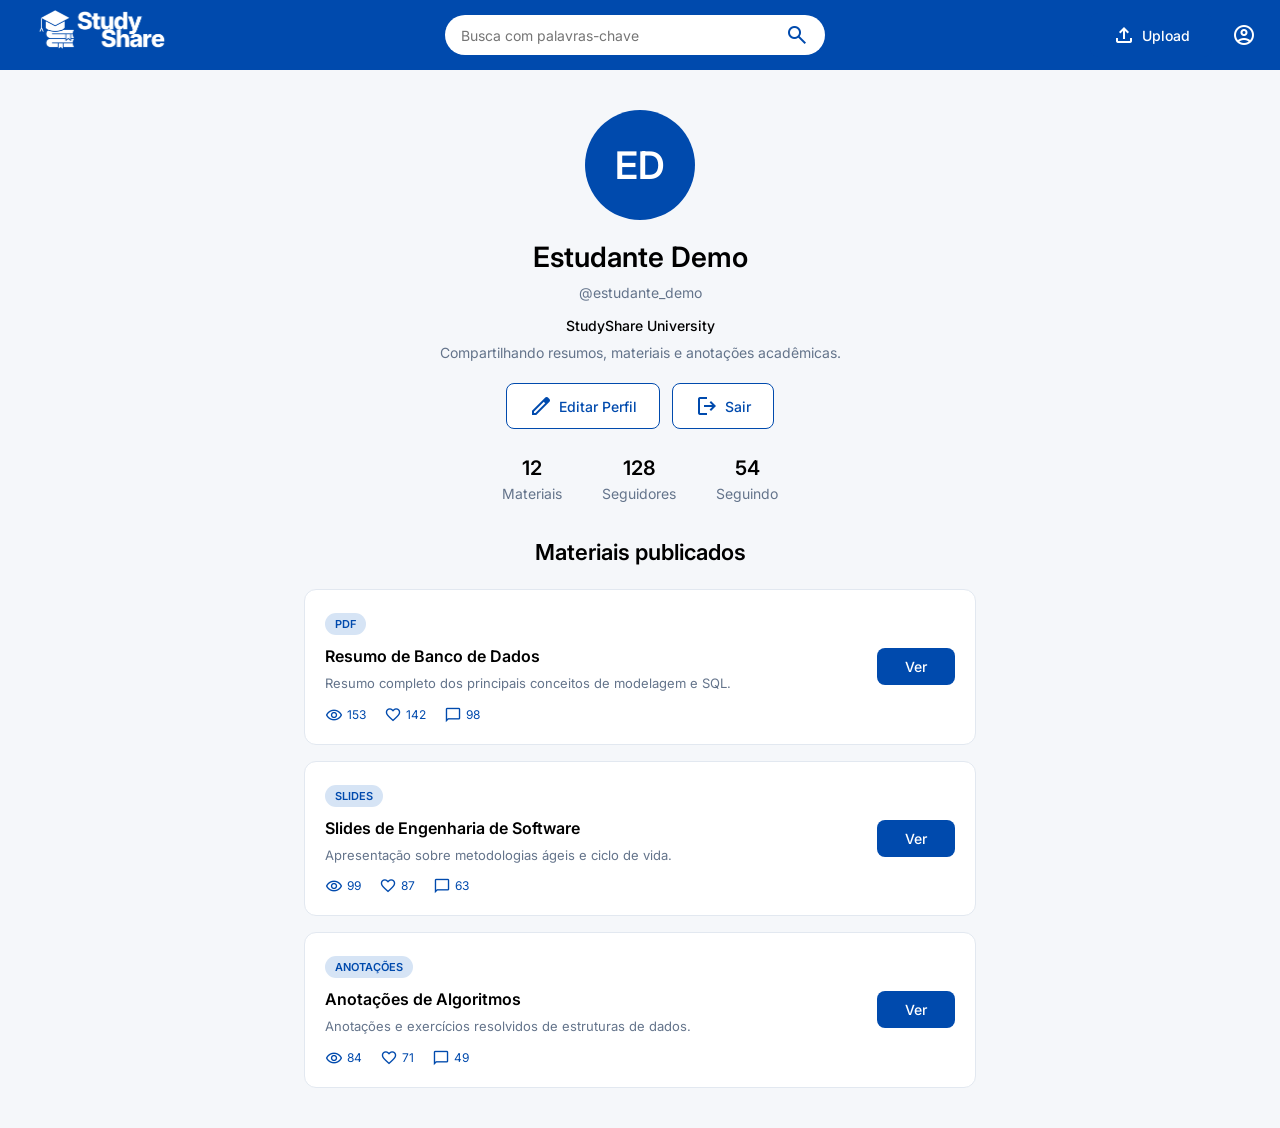
<file: src/perfil/perfil-usuario.html>
<!DOCTYPE html>
<html lang="pt-br">
<head>
    <meta charset="UTF-8">
    <meta name="viewport" content="width=device-width, initial-scale=1.0">
    <title>StudyShare - Perfil do Usuário</title>

    <!-- Tipografia: Inter (Template Padrão) -->
    <link rel="preconnect" href="https://fonts.googleapis.com">
    <link rel="preconnect" href="https://fonts.gstatic.com" crossorigin>
    <link href="https://fonts.googleapis.com/css2?family=Inter:wght@400;500;600&display=swap" rel="stylesheet">

    <!-- Iconografia: Material Symbols (Google) -->
    <link href="https://fonts.googleapis.com/css2?family=Material+Symbols+Outlined:opsz,wght,FILL,GRAD@24,400,0,0" rel="stylesheet">

    <!-- Folha de estilo padrão -->
    <link rel="stylesheet" href="css/style.css">
</head>
<body>

    <!-- ============================================================
         CABEÇALHO (Logo + Filtro de busca + Upload + Foto usuário)
         ============================================================ -->
    <header>
        <div class="logo-topo">
            <a href="..\..\src\feed\index.html">
                <img src="..\..\docs\img\logostudyshare_reduzida.png" alt="Logo StudyShare - Início">
            </a>
        </div>

        <div class="busca">
            <input type="text" placeholder="Busca com palavras-chave">
            <span class="material-symbols-outlined">search</span>
        </div>

        <div class="acoes-topo">
            <button class="botao-primario">
                <span class="material-symbols-outlined">upload</span>
                Upload
            </button>
            <span class="material-symbols-outlined">account_circle</span>
        </div>
    </header>

    <!-- ============================================================
         CONTEÚDO PRINCIPAL (Perfil centralizado)
         ============================================================ -->
    <main class="conteudo-perfil">

        <!-- ---- Cabeçalho do perfil ---- -->
        <section class="perfil-centro">

            <div class="avatar-grande">HC</div>

            <h1>Helena Campos</h1>
            <p class="usuario">@helee_campos</p>
            <p class="curso">Sistemas de Informação • PUC Minas</p>
            <p class="bio">Compartilhando resumos, materiais e anotações acadêmicas.</p>

            <!-- RF-07: Editar perfil / RF-08: Seguir -->
            <div class="botoes-perfil">
                <button class="botao-secundario" id="btnEditar" onclick="ativarEdicao()">
                    <span class="material-symbols-outlined">edit</span>
                    Editar Perfil
                </button>
                <button class="botao-primario" id="btnSeguir" onclick="seguir()">
                    <span class="material-symbols-outlined">group_add</span>
                    Seguir
                </button>
                <button class="botao-secundario" id="btnDeixarSeguir" onclick="deixarDeSeguir()">
                    <span class="material-symbols-outlined">how_to_reg</span>
                    Seguindo
                </button>
                <button class="botao-secundario" id="btnLogout" onclick="logout()">
                    <span class="material-symbols-outlined">logout</span>
                    Sair
                </button>
            </div>

            <!-- RF-08: Estatísticas de conexões -->
            <div class="estatisticas">
                <div><strong>12</strong> Materiais</div>
                <div><strong>128</strong> Seguidores</div>
                <div><strong>54</strong> Seguindo</div>
            </div>

        </section>

        <!-- ---- Formulário de edição (RF-07) - aparece ao clicar em Editar ---- -->
        <section class="cartao-secao" id="formEdicao">
            <h2>Editar informações</h2>

            <div class="campo">
                <label for="nome">Nome completo</label>
                <input type="text" id="nome" value="Helena Campos">
            </div>

            <div class="campo">
                <label for="usuarioInput">Nome de usuário</label>
                <input type="text" id="usuarioInput" value="@helee_campos">
            </div>

            <div class="campo">
                <label for="cursoInput">Curso</label>
                <input type="text" id="cursoInput" value="Sistemas de Informação • PUC Minas">
            </div>

            <div class="campo">
                <label for="bioInput">Biografia</label>
                <textarea id="bioInput">Compartilhando resumos, materiais e anotações acadêmicas.</textarea>
            </div>

            <div class="acoes-formulario">
                <button class="botao-primario" onclick="salvarEdicao()">Salvar alterações</button>
                <button class="botao-secundario" onclick="cancelarEdicao()">Cancelar</button>
            </div>
        </section>

        <!-- ---- Materiais publicados (RF-07: histórico) ---- -->
        <h2 class="titulo-secao">Materiais publicados</h2>

        <div class="lista-materiais">

            <article class="card-material">
                <div class="card-info">
                    <span class="tag">PDF</span>
                    <h3>Resumo de Banco de Dados</h3>
                    <p>Resumo completo dos principais conceitos de modelagem e SQL.</p>
                    <div class="card-metadados">
                        <span><span class="material-symbols-outlined">visibility</span>153</span>
                        <span><span class="material-symbols-outlined">favorite</span>142</span>
                        <span><span class="material-symbols-outlined">chat_bubble</span>98</span>
                    </div>
                </div>
                <button class="botao-primario">Ver</button>
            </article>

            <article class="card-material">
                <div class="card-info">
                    <span class="tag">SLIDES</span>
                    <h3>Slides de Engenharia de Software</h3>
                    <p>Apresentação sobre metodologias ágeis e ciclo de vida.</p>
                    <div class="card-metadados">
                        <span><span class="material-symbols-outlined">visibility</span>99</span>
                        <span><span class="material-symbols-outlined">favorite</span>87</span>
                        <span><span class="material-symbols-outlined">chat_bubble</span>63</span>
                    </div>
                </div>
                <button class="botao-primario">Ver</button>
            </article>

            <article class="card-material">
                <div class="card-info">
                    <span class="tag">ANOTAÇÕES</span>
                    <h3>Anotações de Algoritmos</h3>
                    <p>Anotações e exercícios resolvidos de estruturas de dados.</p>
                    <div class="card-metadados">
                        <span><span class="material-symbols-outlined">visibility</span>84</span>
                        <span><span class="material-symbols-outlined">favorite</span>71</span>
                        <span><span class="material-symbols-outlined">chat_bubble</span>49</span>
                    </div>
                </div>
                <button class="botao-primario">Ver</button>
            </article>

        </div>

    </main>

    <script src="javascript/perfil-usuario.js"></script>

</body>
</html>
</file>
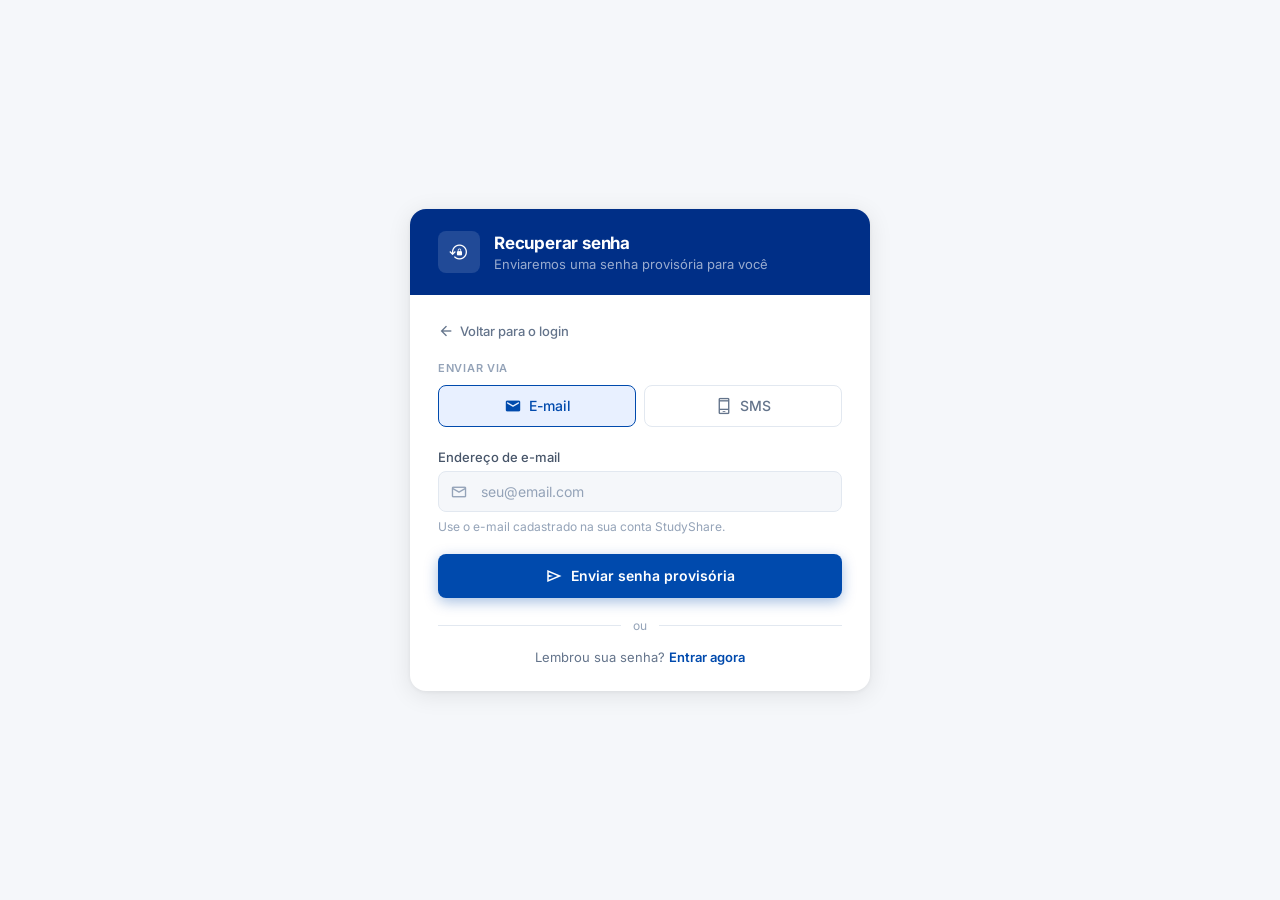
<file: src/recuperarSenha/redefinicao-senha.html>
<!DOCTYPE html>
<!-- ============================================================
     StudyShare — Tela de Recuperação de Senha (FRONT-ONLY)
     Arquivo: redefinicao-senha.html

     Versão somente frontend: HTML + CSS + JS, sem backend (PHP).
     - Não há envio real de e-mail/SMS nem validação server-side.
     - O submit gera uma senha provisória, grava no localStorage
       (chave "studyshare:senha") e mostra na tela.
     - Mantém 100% do design system do projeto (cores, fontes, ícones).
============================================================ -->
<html lang="pt-BR">
<head>
  <meta charset="UTF-8"/>
  <meta name="viewport" content="width=device-width, initial-scale=1.0"/>
  <title>Recuperar Senha — StudyShare</title>

  <!-- Fonte Inter — tipografia padrão do projeto -->
  <link rel="preconnect" href="https://fonts.googleapis.com"/>
  <link rel="preconnect" href="https://fonts.gstatic.com" crossorigin/>
  <link href="https://fonts.googleapis.com/css2?family=Inter:wght@400;500;600;700&display=swap" rel="stylesheet"/>

  <!-- Ícones Material Symbols — iconografia do projeto.
       Carregamos a família completa com variações de FILL, peso e tamanho óptico. -->
  <link href="https://fonts.googleapis.com/css2?family=Material+Symbols+Outlined:opsz,wght,FILL,GRAD@20..48,100..700,0..1,-50..200" rel="stylesheet"/>

  <!-- CSS externo do projeto -->
  <link rel="stylesheet" href="redefinicao-senha.css"/>
</head>
<body>

  <!-- Card isolado — sem sidebar ou topbar porque a tela é acessada antes do login -->
  <div class="card">

    <!-- Header azul com ícone de cadeado e título -->
    <div class="card-header">
      <div class="header-icon">
        <span class="material-symbols-outlined">lock_reset</span>
      </div>
      <div class="header-text">
        <h1>Recuperar senha</h1>
        <p>Enviaremos uma senha provisória para você</p>
      </div>
    </div>

    <div class="card-body">

      <!-- ══════════════════════════════════════════
           FORM STATE — estado padrão (formulário)
           Exibido quando a página carrega. O JS oculta este bloco
           e mostra o success-state após o "envio".
      ══════════════════════════════════════════ -->
      <div id="form-state">

        <!-- Link para voltar à tela de login (caminho relativo a partir de src/recuperarSenha/) -->
        <a href="../login-e-perfil/login.html" class="back-link">
          <span class="material-symbols-outlined">arrow_back</span>
          Voltar para o login
        </a>

        <!-- Banner de erro — oculto por padrão (usado só para feedback de UI) -->
        <div class="alert" id="alert-box" role="alert">
          <span class="material-symbols-outlined">error</span>
          <span id="alert-msg"></span>
        </div>

        <!-- Seletor de canal — opção de envio por e-mail OU SMS -->
        <span class="section-label">Enviar via</span>
        <div class="method-row" role="group" aria-label="Método de recuperação">
          <button class="method-btn active" id="btn-email" type="button">
            <span class="material-symbols-outlined">email</span>
            E-mail
          </button>
          <button class="method-btn" id="btn-sms" type="button">
            <span class="material-symbols-outlined">phone_android</span>
            SMS
          </button>
        </div>

        <form class="form" id="recovery-form" novalidate>
          <!-- novalidate desativa a validação nativa do browser -->

          <!-- Campo de e-mail — visível por padrão, oculto quando seleciona SMS -->
          <div class="field" id="email-field">
            <label for="input-email">Endereço de e-mail</label>
            <div class="input-row">
              <span class="material-symbols-outlined input-ico">email</span>
              <input
                type="email"
                id="input-email"
                placeholder="seu@email.com"
                autocomplete="email"
                inputmode="email"
              />
            </div>
            <span class="hint">Use o e-mail cadastrado na sua conta StudyShare.</span>
          </div>

          <!-- Campo de telefone — oculto por padrão, exibido pelo JS quando seleciona SMS -->
          <div class="field" id="phone-field">
            <label for="input-phone">Número de celular</label>
            <div class="input-row">
              <span class="material-symbols-outlined input-ico">phone_android</span>
              <input
                type="tel"
                id="input-phone"
                placeholder="(00) 00000-0000"
                autocomplete="tel"
                inputmode="tel"
              />
            </div>
            <span class="hint">Número com DDD cadastrado na sua conta.</span>
          </div>

          <!-- Botão de envio — o JS troca ícone+texto por spinner durante o "loading" -->
          <button type="submit" class="btn-submit" id="btn-submit">
            <div class="spinner" id="spinner"></div>
            <span class="material-symbols-outlined" id="btn-icon">send</span>
            <span id="btn-label">Enviar senha provisória</span>
          </button>

        </form>

        <!-- Divisor visual com texto "ou" -->
        <div class="divider">
          <div class="div-line"></div>
          <span class="div-text">ou</span>
          <div class="div-line"></div>
        </div>

        <!-- Link alternativo para quem lembrou da senha -->
        <div class="card-footer">
          Lembrou sua senha? <a href="../login-e-perfil/login.html">Entrar agora</a>
        </div>

      </div><!-- /form-state -->

      <!-- ══════════════════════════════════════════
           SUCCESS STATE — estado de confirmação
           Exibido após o "envio". O JS preenche #success-target
           com o e-mail ou telefone mascarado e #prov-senha com a
           senha provisória gerada, antes de mostrar este bloco.
      ══════════════════════════════════════════ -->
      <div class="success-state" id="success-state">

        <!-- Ícone de check em círculo verde — feedback visual positivo -->
        <div class="success-circle">
          <span class="material-symbols-outlined">check_circle</span>
        </div>

        <h2 class="success-title" id="success-title">Senha enviada!</h2>

        <!-- Mensagem dinâmica — o JS reescreve dependendo do canal e insere o destino -->
        <p class="success-msg" id="success-msg">
          Uma senha provisória foi enviada para <strong id="success-target"></strong>.
        </p>

        <!-- ── Caixa da senha provisória (demo) ──
             Como não há e-mail/SMS real, a senha aparece aqui para o
             usuário copiar e usar no login. O JS preenche #prov-senha. -->
        <div class="prov-box" id="prov-box">
          <span class="prov-label">Sua senha provisória</span>
          <div class="prov-row">
            <code class="prov-senha" id="prov-senha">--------</code>
            <button type="button" class="btn-copy" id="btn-copy" aria-label="Copiar senha">
              <span class="material-symbols-outlined">content_copy</span>
              <span data-copy-label>Copiar</span>
            </button>
          </div>
          <span class="prov-hint">Use esta senha para entrar e troque-a depois no seu perfil.</span>
        </div>

        <a href="../login-e-perfil/login.html" class="btn-outline">
          <span class="material-symbols-outlined">arrow_back</span>
          Voltar para o login
        </a>

        <!-- Opção de reenvio — gera uma nova senha provisória no lugar -->
        <p class="resend-note">
          Não recebeu? <a id="link-resend">Reenviar agora</a>
        </p>

      </div><!-- /success-state -->

    </div><!-- /card-body -->
  </div><!-- /card -->

  <!-- JS externo do projeto -->
  <script src="redefinicao-senha.js"></script>

</body>
</html>
</file>
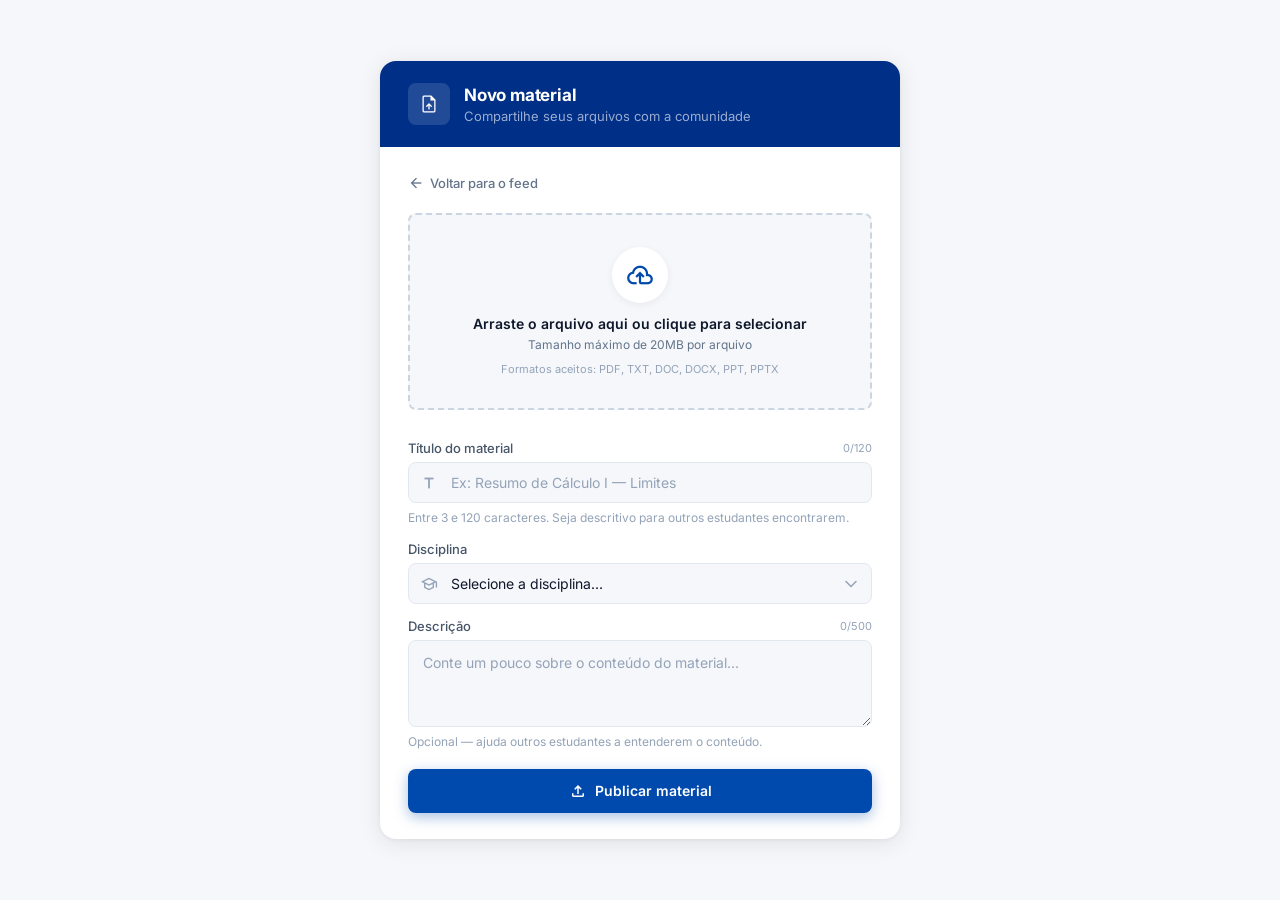
<file: src/uploadArquivos/upload.html>
<!DOCTYPE html>
<!-- ============================================================
     StudyShare — Tela de Upload de Materiais (FRONT-ONLY)
     Arquivo: upload.html

     Versão somente frontend: HTML + CSS + JS, sem backend (PHP).
     - Sem upload real do binário. Os DADOS do material são salvos no
       localStorage (chave "studyshare:materiais") pelo upload.js.
     - O submit simula a barra de progresso, persiste o material e
       mostra a tela de sucesso.

     ⚠️ CAMINHO DO FEED:
     O feed do projeto é src/feed/index.html. Os links abaixo apontam
     para "../feed/index.html", assumindo que ESTA tela está numa pasta
     própria dentro de src/ (ex: src/upload/).
     → Se você colocar este arquivo DENTRO de src/feed/, troque os dois
       "../feed/index.html" por apenas "index.html".
============================================================ -->
<html lang="pt-BR">
<head>
  <meta charset="UTF-8"/>
  <meta name="viewport" content="width=device-width, initial-scale=1.0"/>
  <title>Upload de Material — StudyShare</title>

  <!-- Fonte Inter — definida no design system -->
  <link rel="preconnect" href="https://fonts.googleapis.com"/>
  <link rel="preconnect" href="https://fonts.gstatic.com" crossorigin/>
  <link href="https://fonts.googleapis.com/css2?family=Inter:wght@400;500;600;700&display=swap" rel="stylesheet"/>

  <!-- Ícones Material Symbols -->
  <link href="https://fonts.googleapis.com/css2?family=Material+Symbols+Outlined:opsz,wght,FILL,GRAD@20..48,100..700,0..1,-50..200" rel="stylesheet"/>

  <!-- CSS externo do projeto -->
  <link rel="stylesheet" href="upload.css"/>
</head>
<body>

  <!-- Card isolado seguindo o padrão da tela de recuperação. -->
  <div class="card">

    <!-- Header azul navy com ícone de upload -->
    <div class="card-header">
      <div class="header-icon">
        <span class="material-symbols-outlined">upload_file</span>
      </div>
      <div class="header-text">
        <h1>Novo material</h1>
        <p>Compartilhe seus arquivos com a comunidade</p>
      </div>
    </div>

    <div class="card-body">

      <!-- ══════════════════════════════════════════
           FORM STATE — estado padrão (formulário)
      ══════════════════════════════════════════ -->
      <div id="form-state">

        <a href="../feed/index.html" class="back-link">
          <span class="material-symbols-outlined">arrow_back</span>
          Voltar para o feed
        </a>

        <!-- Banner de erro — exibido via JS (só feedback visual de UI) -->
        <div class="alert" id="alert-box" role="alert">
          <span class="material-symbols-outlined">error</span>
          <span id="alert-msg"></span>
        </div>

        <form class="form" id="upload-form" novalidate>

          <!-- ============================================================
               DROPZONE — área de drag & drop
               Aceita arrastar arquivo ou clicar para selecionar.
               O input file fica invisível por cima da área toda.
          ============================================================ -->
          <div class="dropzone" id="dropzone">

            <!-- Input file real — invisível mas funcional -->
            <input
              type="file"
              id="file-input"
              accept=".pdf,.txt,.doc,.docx,.ppt,.pptx,application/pdf,text/plain,application/msword,application/vnd.openxmlformats-officedocument.wordprocessingml.document,application/vnd.ms-powerpoint,application/vnd.openxmlformats-officedocument.presentationml.presentation"
            />

            <!-- Estado vazio — mostra antes de selecionar arquivo -->
            <div class="dropzone-empty">
              <div class="dropzone-icon">
                <span class="material-symbols-outlined">cloud_upload</span>
              </div>
              <div class="dropzone-title">Arraste o arquivo aqui ou clique para selecionar</div>
              <div class="dropzone-sub">Tamanho máximo de 20MB por arquivo</div>
              <div class="dropzone-formats">Formatos aceitos: PDF, TXT, DOC, DOCX, PPT, PPTX</div>
            </div>

            <!-- Preview do arquivo — aparece após seleção -->
            <div class="file-preview">
              <div class="file-icon-box">
                <span class="material-symbols-outlined" id="file-icon">description</span>
              </div>
              <div class="file-info">
                <div class="file-name" id="file-name"></div>
                <div class="file-meta" id="file-meta"></div>
              </div>
              <button type="button" class="file-remove" id="file-remove" title="Remover arquivo">
                <span class="material-symbols-outlined">close</span>
              </button>
            </div>

          </div>

          <!-- Campo de título do material -->
          <div class="field">
            <label for="input-titulo">
              Título do material
              <span class="field-counter" id="titulo-counter">0/120</span>
            </label>
            <div class="input-row">
              <span class="material-symbols-outlined input-ico">title</span>
              <input
                type="text"
                id="input-titulo"
                placeholder="Ex: Resumo de Cálculo I — Limites"
                maxlength="120"
              />
            </div>
            <span class="hint">Entre 3 e 120 caracteres. Seja descritivo para outros estudantes encontrarem.</span>
          </div>

          <!-- Disciplina — select com lista pré-definida (antes vinha do PHP) -->
          <div class="field">
            <label for="input-disciplina">Disciplina</label>
            <div class="input-row">
              <span class="material-symbols-outlined input-ico">school</span>
              <select id="input-disciplina">
                <option value="">Selecione a disciplina...</option>
                <option value="Algoritmos e Estruturas de Dados">Algoritmos e Estruturas de Dados</option>
                <option value="Banco de Dados">Banco de Dados</option>
                <option value="Cálculo I">Cálculo I</option>
                <option value="Cálculo II">Cálculo II</option>
                <option value="Engenharia de Software">Engenharia de Software</option>
                <option value="Front-end">Front-end</option>
                <option value="Inteligência Artificial">Inteligência Artificial</option>
                <option value="Programação Web">Programação Web</option>
                <option value="Redes de Computadores">Redes de Computadores</option>
                <option value="Sistemas Operacionais">Sistemas Operacionais</option>
              </select>
            </div>
          </div>

          <!-- Descrição opcional — textarea com contador -->
          <div class="field">
            <label for="input-descricao">
              Descrição
              <span class="field-counter" id="descricao-counter">0/500</span>
            </label>
            <textarea
              id="input-descricao"
              placeholder="Conte um pouco sobre o conteúdo do material..."
              maxlength="500"
              rows="3"
            ></textarea>
            <span class="hint">Opcional — ajuda outros estudantes a entenderem o conteúdo.</span>
          </div>

          <!-- Barra de progresso — fica oculta até o "upload" começar -->
          <div class="progress-wrap" id="progress-wrap">
            <div class="progress-info">
              <span>Enviando arquivo...</span>
              <strong id="progress-percent">0%</strong>
            </div>
            <div class="progress-bar">
              <div class="progress-bar-fill" id="progress-fill"></div>
            </div>
          </div>

          <!-- Botão de envio — desabilitado durante o "upload" -->
          <button type="submit" class="btn-submit" id="btn-submit">
            <div class="spinner" id="spinner"></div>
            <span class="material-symbols-outlined" id="btn-icon">upload</span>
            <span id="btn-label">Publicar material</span>
          </button>

        </form>

      </div><!-- /form-state -->

      <!-- ══════════════════════════════════════════
           SUCCESS STATE — estado após "upload" concluído
      ══════════════════════════════════════════ -->
      <div class="success-state" id="success-state">
        <div class="success-circle">
          <span class="material-symbols-outlined">check_circle</span>
        </div>
        <h2 class="success-title">Material publicado!</h2>
        <p class="success-msg" id="success-msg">
          <strong id="success-titulo"></strong> foi enviado com sucesso e já está disponível no feed.
        </p>
        <div class="success-actions">
          <a href="../feed/index.html" class="btn-outline">
            <span class="material-symbols-outlined">arrow_back</span>
            Ver no feed
          </a>
          <button type="button" class="btn-filled" id="btn-novo-upload">
            <span class="material-symbols-outlined">add</span>
            Enviar outro
          </button>
        </div>
      </div>

    </div><!-- /card-body -->
  </div><!-- /card -->

  <!-- JS externo do projeto -->
  <script src="upload.js"></script>

</body>
</html>
</file>
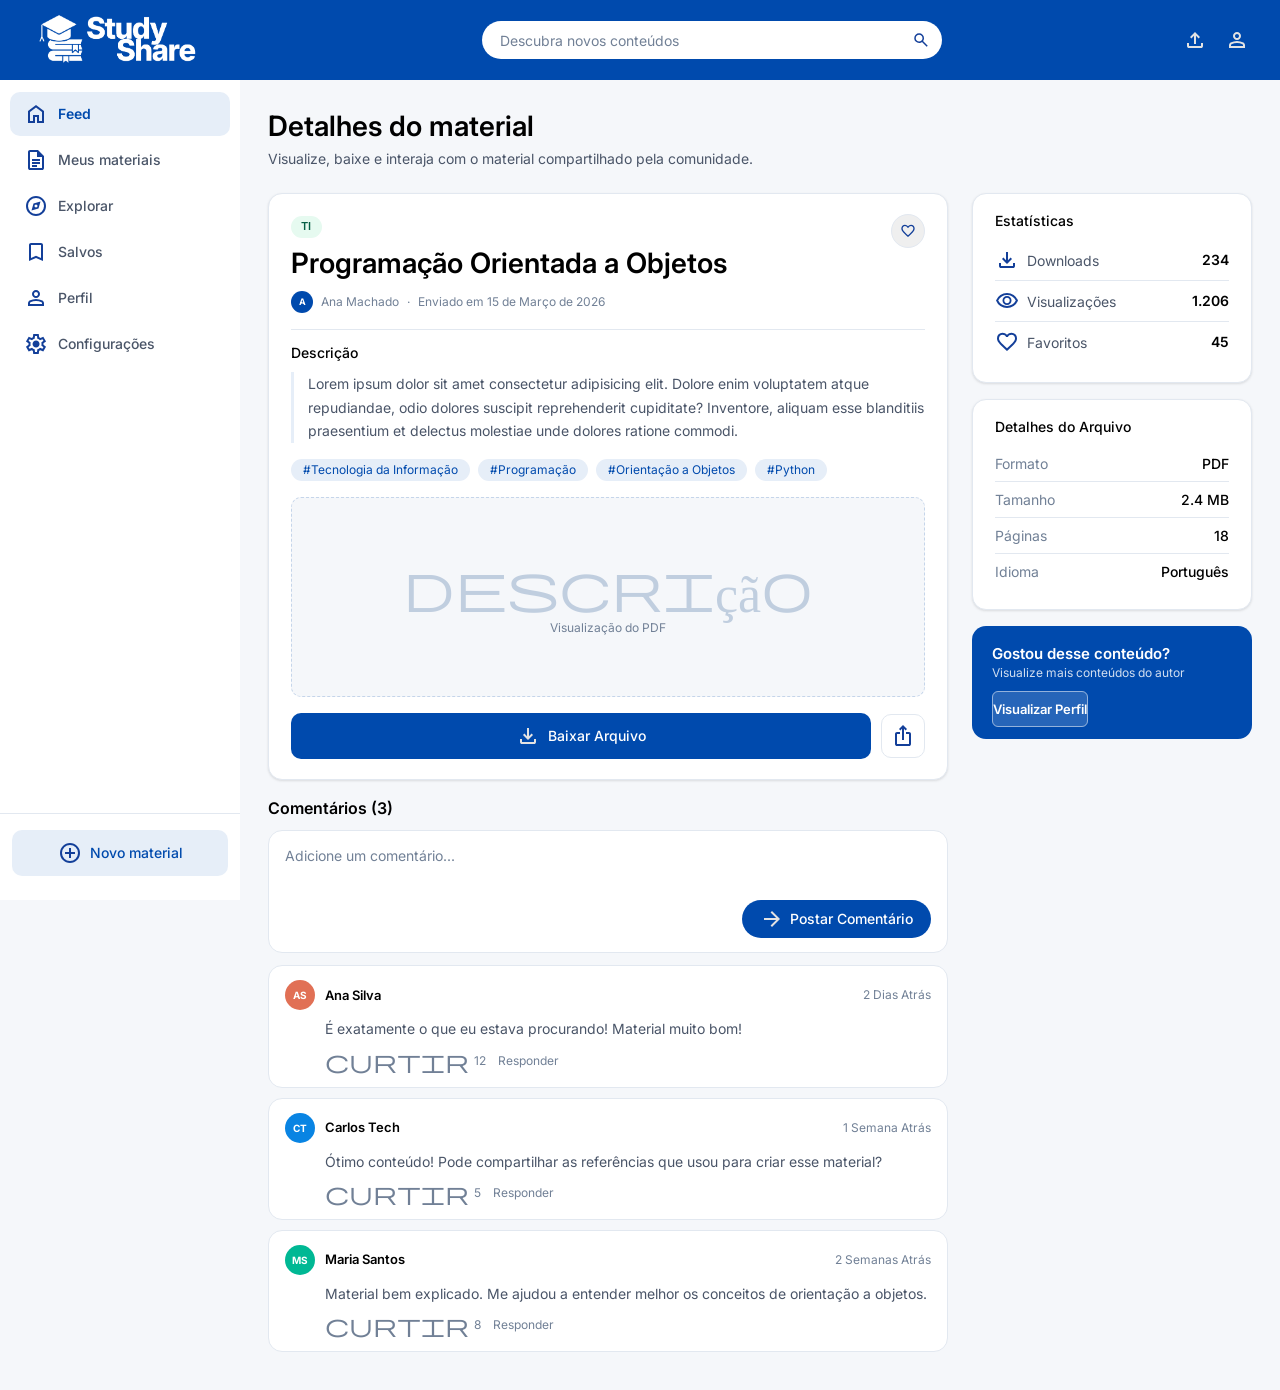
<file: src/visualizacao-conteudo/visualizacao-conteudo.html>
<!DOCTYPE html>
<html lang="pt-BR">
<head>
  <meta charset="UTF-8" />
  <meta name="viewport" content="width=device-width, initial-scale=1.0" />
  <title>Orientação a Objetos – StudyShare</title>

  <!-- Inter (tipografia padrão) -->
  <link rel="preconnect" href="https://fonts.googleapis.com" />
  <link rel="preconnect" href="https://fonts.gstatic.com" crossorigin />
  <link href="https://fonts.googleapis.com/css2?family=Inter:wght@400;500;600&display=swap" rel="stylesheet" />

  <!-- Material Symbols Outlined (iconografia padrão) -->
  <link href="https://fonts.googleapis.com/css2?family=Material+Symbols+Outlined:opsz,wght,FILL,GRAD@20..48,100..700,0..1,-50..200&icon_names=arrow_forward,bookmark,chat_bubble,close,delete,download,edit_square,explore,favorite,filter_list,grid_view,home,ios_share,menu,person,search,sell,settings,upload,view_list,visibility,warning,add_circle,book_2,description" rel="stylesheet" />

  <!-- CSS do Design System -->
  <link rel="stylesheet" href="css/estilo-visualizacao-conteudo.css" />
  <script src="javascript/visualizacao-conteudo.js" defer></script>
</head>
<body>

<div class="app-layout">

  <!-- =====================================================
       SIDEBAR / MENU LATERAL
       ===================================================== -->
  <aside class="sidebar" aria-label="Menu de navegação">

    <!-- Logo -->
    <div class="sidebar-logo">
      <a href="../../index.html" aria-label="Logo StudyShare - Início">
        <img src="..\..\docs\img\logostudyshare_reduzida.png" alt="Logo StudyShare - Início" height="60" />
      </a>
    </div>
    

    <!-- Navegação principal -->
    <nav class="sidebar-nav" aria-label="Navegação principal">

      <a href="../feed/index.html" class="nav-item active">
        <img class="icon-primary-color" src="..\..\docs\icons\home.svg" alt="" height="24" />
        Feed
      </a>

      <a href="#" class="nav-item">
        <img class="icon-primary-color" src="..\..\docs\icons\files.svg" alt="" height="24" />
        Meus materiais
      </a>

      <a href="../feed/index.html" class="nav-item">
        <img class="icon-primary-color" src="..\..\docs\icons\explore.svg" alt="" height="24" />
        Explorar
      </a>

      <a href="#" class="nav-item">
        <img class="icon-primary-color" src="..\..\docs\icons\bookmark.svg" alt="" height="24" />
        Salvos
      </a>

      <a href="../perfil/perfil-usuario.html" class="nav-item">
        <img class="icon-primary-color" src="..\..\docs\icons\person.svg" alt="" height="24" />
        Perfil
      </a>

      <a href="../administracao-conteudo/administracao-conteudo.html" class="nav-item">
        <img class="icon-primary-color" src="..\..\docs\icons\settings.svg" alt="" height="24" />
        Configurações
      </a>

    </nav>

    <!-- Parte inferior da sidebar -->
    <div class="sidebar-bottom">
      <a href="../uploadArquivos/upload.html" class="btn-new-material">
        <img class="icon-primary-color icon-sm" src="..\..\docs\icons\add_circle.svg" alt="" />
        Novo material
      </a>
    </div>

  </aside>

  <!-- =====================================================
       CONTEÚDO PRINCIPAL
       ===================================================== -->
  <div class="main-content">

    <!-- Topbar -->
    <header class="topbar" role="banner">

      <div class="topbar-search">
        <input type="search" placeholder="Descubra novos conteúdos" aria-label="Buscar materiais" />
        <img class="icon-primary-color icon" src="..\..\docs\icons\search.svg" alt="" height="18" />
      </div>

      <div class="topbar-actions">
        <a href="../uploadArquivos/upload.html" class="topbar-icon-btn" aria-label="Upload">
          <img src="..\..\docs\icons\upload.svg" alt="" height="24" />
        </a>
        <a href="../perfil/perfil-usuario.html" class="topbar-icon-btn" aria-label="Perfil">
          <img src="..\..\docs\icons\person.svg" alt="" height="24" />
        </a>

    </header>

    <!-- Conteúdo da página -->
    <main class="page-content" id="main-content">

      <!-- Cabeçalho da página -->
      <div class="page-header">
        <h1>Detalhes do material</h1>
        <p>Visualize, baixe e interaja com o material compartilhado pela comunidade.</p>
      </div>

      <!-- Layout: coluna principal + sidebar -->
      <div class="detail-layout">

        <!-- ===============================================
             COLUNA PRINCIPAL
             =============================================== -->
        <div>

          <!-- Card principal do arquivo -->
          <div class="card">

            <!-- Cabeçalho -->
            <div class="file-header-row">
              <div>
                <span class="file-badge file-badge-books">TI</span>
                <h2 class="file-title">Programação Orientada a Objetos</h2>
                <div class="file-meta-row">
                  <div class="file-meta-avatar" aria-hidden="true">A</div>
                  <span>Ana Machado</span>
                  <span>·</span>
                  <time datetime="2026-03-15">Enviado em 15 de Março de 2026</time>
                </div>
              </div>
              <button class="btn-icon-outline" type="button" aria-label="Adicionar aos favoritos">
                <img class="icon-primary-color" src="..\..\docs\icons\favorite.svg" alt=""/>
              </button>
            </div>

            <div class="divider" role="separator"></div>

            <!-- Descrição -->
            <p class="card-section-title">Descrição</p>
            <p class="description-text">
              Lorem ipsum dolor sit amet consectetur adipisicing elit. Dolore enim voluptatem atque repudiandae, 
              odio dolores suscipit reprehenderit cupiditate? Inventore, aliquam esse blanditiis praesentium et 
              delectus molestiae unde dolores ratione commodi.
            </p>

            <!-- Tags -->
            <div class="tags-row" aria-label="Tags do material">
              <span class="tag">#Tecnologia da Informação</span>
              <span class="tag">#Programação</span>
              <span class="tag">#Orientação a Objetos</span>
              <span class="tag">#Python</span>
            </div>

            <!-- Preview -->
            <div class="file-preview-area" role="img" aria-label="Pré-visualização do arquivo PDF">
              <span class="material-symbols-outlined" aria-hidden="true">Descrição</span>
              <span class="file-preview-label">Visualização do PDF</span>
            </div>

            <!-- Ações -->
            <div class="file-actions-row">
              <button class="btn-primary" type="button">
                <img src="..\..\docs\icons\download.svg" alt=""/>
                Baixar Arquivo
              </button>
              <button class="btn-secondary-icon" type="button" aria-label="Compartilhar arquivo">
                <img class="icon-primary-color" src="..\..\docs\icons\ios_share.svg" alt=""/>
              </button>
            </div>

          </div>
          <!-- /card principal -->

          <!-- =============================================
               COMENTÁRIOS
               ============================================= -->
          <section class="comments-section" aria-labelledby="comments-heading">
            <h3 class="comments-title" id="comments-heading">Comentários (3)</h3>

            <!-- Campo de novo comentário -->
            <div class="comment-input-card">
              <textarea
                class="comment-textarea"
                placeholder="Adicione um comentário..."
                rows="2"
                aria-label="Campo de comentário"
              ></textarea>
              <div class="comment-post-row">
                <button class="btn-post" type="button">
                  <img src="..\..\docs\icons\arrow_forward.svg" alt=""/>
                  Postar Comentário
                </button>
              </div>
            </div>

            <!-- Comentário 1 -->
            <article class="comment-card">
              <div class="comment-header">
                <div class="comment-avatar" style="background: #e17055;" aria-hidden="true">AS</div>
                <span class="comment-name">Ana Silva</span>
                <time class="comment-time" datetime="2026-05-04">2 Dias Atrás</time>
              </div>
              <p class="comment-body">
                É exatamente o que eu estava procurando! Material muito bom!
              </p>
              <div class="comment-actions-row">
                <button class="comment-action-btn" type="button" aria-label="Curtir comentário de Ana Silva (12 curtidas)">
                  <span class="material-symbols-outlined" aria-hidden="true">Curtir</span>
                  <span>12</span>
                </button>
                <button class="comment-action-btn" type="button">Responder</button>
              </div>
            </article>

            <!-- Comentário 2 -->
            <article class="comment-card">
              <div class="comment-header">
                <div class="comment-avatar" style="background: #0984e3;" aria-hidden="true">CT</div>
                <span class="comment-name">Carlos Tech</span>
                <time class="comment-time" datetime="2026-04-29">1 Semana Atrás</time>
              </div>
              <p class="comment-body">
                Ótimo conteúdo! Pode compartilhar as referências que usou para criar esse material?
              </p>
              <div class="comment-actions-row">
                <button class="comment-action-btn" type="button" aria-label="Curtir comentário de Carlos Tech (5 curtidas)">
                  <span class="material-symbols-outlined" aria-hidden="true">Curtir</span>
                  <span>5</span>
                </button>
                <button class="comment-action-btn" type="button">Responder</button>
              </div>
            </article>

            <!-- Comentário 3 -->
            <article class="comment-card">
              <div class="comment-header">
                <div class="comment-avatar" style="background: #00b894;" aria-hidden="true">MS</div>
                <span class="comment-name">Maria Santos</span>
                <time class="comment-time" datetime="2026-04-22">2 Semanas Atrás</time>
              </div>
              <p class="comment-body">
                Material bem explicado. Me ajudou a entender melhor os conceitos de orientação a objetos.
              </p>
              <div class="comment-actions-row">
                <button class="comment-action-btn" type="button" aria-label="Curtir comentário de Maria Santos (8 curtidas)">
                  <span class="material-symbols-outlined" aria-hidden="true">Curtir</span>
                  <span>8</span>
                </button>
                <button class="comment-action-btn" type="button">Responder</button>
              </div>
            </article>

          </section>
          <!-- /comentários -->

        </div>
        <!-- /coluna principal -->

        <!-- ===============================================
             SIDEBAR DA DETAIL PAGE
             =============================================== -->
        <aside class="detail-sidebar" aria-label="Informações do arquivo">

          <!-- Estatísticas -->
          <div class="card" style="margin-bottom:0;">
            <p class="card-section-title">Estatísticas</p>

            <div class="stat-row">
              <span class="stat-label">
                <img class="icon-primary-color" src="..\..\docs\icons\download.svg" alt=""/>
                Downloads
              </span>
              <span class="stat-value">234</span>
            </div>

            <div class="stat-row">
              <span class="stat-label">
                <img class="icon-primary-color" src="..\..\docs\icons\visibility.svg" alt=""/>
                Visualizações
              </span>
              <span class="stat-value">1,205</span>
            </div>

            <div class="stat-row">
              <span class="stat-label">
                <img class="icon-primary-color" src="..\..\docs\icons\favorite.svg" alt=""/>
                Favoritos
              </span>
              <span class="stat-value">45</span>
            </div>
          </div>

          <!-- Detalhes do arquivo -->
          <div class="card" style="margin-bottom:0;">
            <p class="card-section-title">Detalhes do Arquivo</p>

            <div class="detail-row">
              <span class="detail-key">Formato</span>
              <span class="detail-val">PDF</span>
            </div>
            <div class="detail-row">
              <span class="detail-key">Tamanho</span>
              <span class="detail-val">2.4 MB</span>
            </div>
            <div class="detail-row">
              <span class="detail-key">Páginas</span>
              <span class="detail-val">18</span>
            </div>
            <div class="detail-row">
              <span class="detail-key">Idioma</span>
              <span class="detail-val">Português</span>
            </div>
          </div>

          <!-- CTA Perfil -->
          <div class="profile-cta-card">
            <p class="card-section-title">Gostou desse conteúdo?</p>
            <p class="profile-cta-sub">Visualize mais conteúdos do autor</p>
            <a href="../perfil/perfil-usuario.html" class="btn-cta-outline">Visualizar Perfil</a>
          </div>

        </aside>
        <!-- /sidebar detail -->

      </div>
      <!-- /detail-layout -->

    </main>
    <!-- /main-content -->

  </div>
  <!-- /main-content wrapper -->

</div>
<!-- /app-layout -->

</body>
</html>
</file>
<file: src/feed/feed.css>
:root {
  --royal-blue: #004AAD;
  --royal-blue-dark: #003B8A;
  --white: #FFFFFF;
  --off-white: #F5F7FA;
  --deep-black: #000000;
  --cinza-borda: #E2E8F0;
  --cinza-texto: #64748B;
  --soft-blue: #D6E4F5;
  --soft-blue-hover: #C2D6F0;
  --warning: #F59E0B;
  --danger: #B42318;
}

* {
  box-sizing: border-box;
  margin: 0;
  padding: 0;
}

body {
  min-height: 100vh;
  background: var(--off-white);
  color: var(--deep-black);
  font-family: "Inter", Arial, sans-serif;
  line-height: 1.5;
}

body::before {
  content: "";
  position: fixed;
  top: 0;
  right: 0;
  left: 0;
  height: 70px;
  background: var(--royal-blue);
  z-index: 5;
}

a {
  color: inherit;
  text-decoration: none;
}

button,
input,
select {
  font: inherit;
}

.material-symbols-outlined {
  font-family: "Material Symbols Outlined";
  display: none;
  width: 0;
  min-width: 0;
  font-size: 24px;
  font-weight: 400;
  font-style: normal;
  line-height: 1;
  text-align: center;
  vertical-align: middle;
}

.sidebar {
  position: fixed;
  top: 70px;
  bottom: 0;
  left: 0;
  z-index: 10;
  display: flex;
  width: 230px;
  padding: 24px 16px;
  background: var(--white);
  border-right: 1px solid var(--cinza-borda);
}

.brand {
  position: fixed;
  top: 0;
  left: 0;
  z-index: 30;
  display: flex;
  align-items: center;
  gap: 12px;
  width: 230px;
  height: 70px;
  padding: 0 24px;
  color: var(--white);
  font-size: 1.2rem;
  font-weight: 700;
}

.brand-logo {
  display: grid;
  width: 42px;
  height: 42px;
  place-items: center;
  border-radius: 10px;
  background: var(--white);
  color: var(--royal-blue);
}

.side-nav {
  display: flex;
  flex: 1;
  flex-direction: column;
  gap: 6px;
}

.nav-item {
  display: flex;
  min-height: 42px;
  align-items: center;
  gap: 12px;
  padding: 10px 16px;
  border-radius: 20px;
  color: var(--royal-blue);
  font-size: 14px;
  font-weight: 500;
  transition: background-color 0.2s;
}

.nav-item:hover,
.nav-item.active {
  background: var(--soft-blue);
}

.main-content {
  margin-top: 70px;
  margin-left: 230px;
  padding: 32px;
}

.page-header {
  display: flex;
  align-items: flex-start;
  justify-content: space-between;
  gap: 24px;
  margin-bottom: 24px;
}

.eyebrow {
  margin-bottom: 8px;
  color: var(--royal-blue);
  font-size: 0.78rem;
  font-weight: 700;
  text-transform: uppercase;
}

h1 {
  margin-bottom: 10px;
  font-size: 28px;
  font-weight: 600;
}

h2 {
  font-size: 22px;
  font-weight: 500;
}

h3 {
  font-size: 16px;
  font-weight: 600;
}

.header-description {
  max-width: 680px;
  color: var(--cinza-texto);
  font-size: 14px;
}

.primary-action,
.filter-button,
.card-actions button,
.card-actions a {
  display: inline-flex;
  min-height: 42px;
  align-items: center;
  justify-content: center;
  gap: 8px;
  border: 0;
  border-radius: 8px;
  cursor: pointer;
  font-size: 14px;
  font-weight: 500;
}

.primary-action,
.filter-button {
  padding: 0 22px;
  background: var(--royal-blue);
  color: var(--white);
}

.primary-action:hover,
.filter-button:hover {
  background: var(--royal-blue-dark);
}

.search-panel,
.material-card,
.interest-panel {
  background: var(--white);
  border: 1px solid var(--cinza-borda);
  border-radius: 12px;
}

.search-panel {
  padding: 24px;
  margin-bottom: 24px;
}

.interaction-feedback {
  display: none;
  margin: -8px 0 24px;
  padding: 12px 16px;
  border: 1px solid var(--soft-blue-hover);
  border-radius: 8px;
  background: var(--soft-blue);
  color: var(--royal-blue);
  font-size: 14px;
  font-weight: 600;
}

.interaction-feedback.is-visible {
  display: block;
}

.section-title,
.section-heading {
  display: flex;
  align-items: center;
  gap: 10px;
}

.section-title {
  margin-bottom: 16px;
  color: var(--royal-blue);
}

.section-heading {
  justify-content: space-between;
  margin-bottom: 16px;
}

.section-heading span {
  color: var(--cinza-texto);
  font-size: 14px;
}

.filters {
  display: grid;
  align-items: end;
  gap: 16px;
  grid-template-columns: minmax(220px, 1.6fr) repeat(3, minmax(145px, 1fr)) auto;
}

.field {
  display: flex;
  flex-direction: column;
  gap: 6px;
}

.field span {
  color: var(--deep-black);
  font-size: 14px;
  font-weight: 500;
}

.field input,
.field select {
  width: 100%;
  min-height: 44px;
  padding: 10px 12px;
  border: 1px solid var(--cinza-borda);
  border-radius: 8px;
  outline: none;
  background: var(--off-white);
  color: var(--deep-black);
  font-size: 14px;
  transition: border-color 0.2s, background 0.2s, box-shadow 0.2s;
}

.field input:focus,
.field select:focus {
  border-color: var(--royal-blue);
  background: var(--white);
  box-shadow: 0 0 0 3px #D6E4F5;
}

.content-layout {
  display: grid;
  align-items: start;
  gap: 24px;
  grid-template-columns: minmax(0, 1fr) 300px;
}

.feed-column {
  min-width: 0;
}

.material-card {
  padding: 20px;
  margin-bottom: 16px;
}

.material-card.is-hidden {
  display: none;
}

.card-topline,
.material-meta,
.card-actions {
  display: flex;
  align-items: center;
  flex-wrap: wrap;
  gap: 10px;
}

.card-topline {
  justify-content: space-between;
  margin-bottom: 12px;
}

.tag,
.discipline {
  display: inline-flex;
  min-height: 24px;
  align-items: center;
  padding: 4px 10px;
  border-radius: 12px;
  font-size: 11px;
  font-weight: 600;
}

.tag {
  background: var(--soft-blue);
  color: var(--royal-blue);
}

.discipline {
  background: #F8FAFC;
  color: var(--cinza-texto);
}

.material-card h3 {
  margin-bottom: 10px;
}

.material-card p {
  color: var(--cinza-texto);
  font-size: 14px;
}

.material-meta {
  margin: 14px 0;
  color: var(--cinza-texto);
  font-size: 13px;
}

.pdf-preview {
  display: grid;
  gap: 10px;
  margin: 16px 0;
  padding: 14px;
  border-radius: 8px;
  background: var(--off-white);
  grid-template-columns: repeat(3, 1fr);
}

.preview-page {
  display: grid;
  min-height: 105px;
  place-items: center;
  border: 1px solid var(--cinza-borda);
  border-radius: 8px;
  background: var(--white);
  color: var(--cinza-texto);
  font-size: 14px;
  font-weight: 600;
}

.card-actions {
  justify-content: space-between;
  padding-top: 14px;
  border-top: 1px solid var(--cinza-borda);
}

.card-actions button {
  padding: 0 14px;
  background: var(--soft-blue);
  color: var(--royal-blue);
}

.card-actions button:hover {
  background: var(--soft-blue-hover);
}

.card-actions button.is-liked {
  background: var(--royal-blue);
  color: var(--white);
}

.card-actions a {
  padding: 0 18px;
  background: var(--royal-blue);
  color: var(--white);
}

.card-actions a:hover {
  background: var(--royal-blue-dark);
}

.rating {
  display: inline-flex;
  align-items: center;
  gap: 2px;
  color: var(--warning);
  font-weight: 600;
}

.star-button {
  min-height: auto;
  padding: 0 1px;
  border: 0;
  background: transparent;
  color: #B8CEEC;
  cursor: pointer;
  font-size: 1.2rem;
  line-height: 1;
}

.star-button.is-active,
.star-button:hover,
.star-button:focus {
  color: var(--warning);
}

.empty-state {
  display: none;
  padding: 20px;
  border: 1px dashed var(--cinza-borda);
  border-radius: 12px;
  background: var(--white);
  color: var(--cinza-texto);
  font-size: 14px;
  font-weight: 600;
  text-align: center;
}

.empty-state.is-visible {
  display: block;
}

.question-card .tag {
  background: #E8F6EF;
  color: #15803D;
}

.interest-panel {
  position: sticky;
  top: 94px;
  padding: 20px;
}

.interest-list {
  display: grid;
  gap: 10px;
  margin: 0 0 18px;
  list-style: none;
}

.interest-list li {
  padding: 10px 12px;
  border-radius: 8px;
  background: var(--off-white);
  font-size: 14px;
  font-weight: 500;
}

.summary-card {
  padding: 14px;
  border-radius: 8px;
  background: var(--soft-blue);
  color: var(--royal-blue);
}

.summary-card p {
  margin-top: 8px;
  color: var(--royal-blue);
  font-size: 14px;
}

@media (max-width: 980px) {
  body::before,
  .brand {
    position: static;
  }

  body::before {
    display: none;
  }

  .brand {
    width: 100%;
    background: var(--royal-blue);
  }

  .sidebar {
    position: static;
    width: 100%;
    border-right: 0;
    border-bottom: 1px solid var(--cinza-borda);
  }

  .side-nav {
    display: grid;
    grid-template-columns: repeat(auto-fit, minmax(150px, 1fr));
  }

  .main-content {
    margin: 0;
    padding: 24px;
  }

  .page-header,
  .content-layout {
    grid-template-columns: 1fr;
  }

  .page-header {
    display: grid;
  }

  .filters {
    grid-template-columns: 1fr;
  }

  .interest-panel {
    position: static;
  }
}

@media (max-width: 640px) {
  .main-content {
    padding: 16px;
  }

  .pdf-preview {
    grid-template-columns: 1fr;
  }

  .card-actions {
    align-items: stretch;
    flex-direction: column;
  }

  .card-actions button,
  .card-actions a {
    width: 100%;
  }
}
</file>
<file: src/login/css/style.css>
/* ========================================================================
   StudyShare - Folha de estilo padrão
   Segue o Template Padrão do site (identidade visual, cores, tipografia)
   ======================================================================== */

/* ---- Variáveis de cor (Paleta StudyShare - Figura 3) ---- */
:root {
    --royal-blue: #004AAD;   /* Cor primária */
    --white: #FFFFFF;        /* Cards e seções secundárias */
    --off-white: #F5F7FA;    /* Fundo principal */
    --deep-black: #000000;   /* Textos principais */
    --cinza-borda: #E2E8F0;  /* Bordas suaves */
    --cinza-texto: #64748B;  /* Texto secundário */
}

/* ---- Reset básico ---- */
* {
    margin: 0;
    padding: 0;
    box-sizing: border-box;
}

/* ---- Tipografia: Inter (Template Padrão) ---- */
body {
    font-family: 'Inter', sans-serif;
    background-color: var(--off-white);
    color: var(--deep-black);
    line-height: 1.5;
}

/* Ícones do Google (Material Symbols) */
.material-symbols-outlined {
    font-family: 'Material Symbols Outlined';
    font-weight: 400;
    font-style: normal;
    font-size: 24px;
    display: inline-block;
    line-height: 1;
    vertical-align: middle;
}

/* ========================================================================
   ESTRUTURA GERAL DA PÁGINA (Cabeçalho + Menu Lateral + Conteúdo)
   ======================================================================== */

/* ---- Cabeçalho ---- */
header {
    background-color: var(--royal-blue);
    display: flex;
    align-items: center;
    justify-content: space-between;
    padding: 12px 24px;
    position: fixed;
    top: 0;
    left: 0;
    right: 0;
    height: 70px;
    z-index: 10;
}

.logo-topo {
    display: flex;
    align-items: center;
}

.logo-topo img {
    height: 48px;
}

.busca {
    display: flex;
    align-items: center;
    background-color: var(--white);
    border-radius: 20px;
    padding: 8px 16px;
    width: 380px;
}

.busca input {
    border: none;
    outline: none;
    flex: 1;
    font-family: 'Inter', sans-serif;
    font-size: 14px;
    color: var(--deep-black);
}

.busca .material-symbols-outlined {
    color: var(--royal-blue);
}

.acoes-topo {
    display: flex;
    align-items: center;
    gap: 20px;
}

.acoes-topo .material-symbols-outlined {
    color: var(--white);
    cursor: pointer;
}

/* ---- Menu Lateral (Figura 4) ---- */
.menu-lateral {
    background-color: var(--white);
    width: 230px;
    position: fixed;
    top: 70px;
    bottom: 0;
    left: 0;
    padding: 24px 16px;
    display: flex;
    flex-direction: column;
    border-right: 1px solid var(--cinza-borda);
}

.menu-lateral nav {
    display: flex;
    flex-direction: column;
    gap: 6px;
}

.menu-lateral nav a {
    display: flex;
    align-items: center;
    gap: 12px;
    padding: 10px 16px;
    border-radius: 20px;
    text-decoration: none;
    color: var(--royal-blue);
    font-size: 14px;
    font-weight: 500;
    transition: background-color 0.2s;
}

.menu-lateral nav a:hover {
    background-color: var(--off-white);
}

.menu-lateral nav a.ativo {
    background-color: #D6E4F5;
}

.divisor {
    border: none;
    border-top: 1px solid var(--cinza-borda);
    margin: 16px 0;
}

.botao-novo {
    margin-top: auto;
    display: flex;
    align-items: center;
    justify-content: center;
    gap: 8px;
    background-color: #D6E4F5;
    color: var(--royal-blue);
    border: none;
    border-radius: 20px;
    padding: 12px;
    font-family: 'Inter', sans-serif;
    font-size: 14px;
    font-weight: 500;
    cursor: pointer;
}

.botao-novo:hover {
    background-color: #C2D6F0;
}

/* ---- Área de Conteúdo Principal ---- */
.conteudo {
    margin-left: 230px;
    margin-top: 70px;
    padding: 32px;
}

/* ========================================================================
   PÁGINA DE PERFIL DO USUÁRIO (RF-07 e RF-08)
   ======================================================================== */

/* ---- Cartão de cabeçalho do perfil ---- */
.cartao-perfil {
    background-color: var(--white);
    border: 1px solid var(--cinza-borda);
    border-radius: 12px;
    padding: 28px;
    display: flex;
    align-items: center;
    gap: 24px;
    margin-bottom: 24px;
}

.avatar {
    width: 90px;
    height: 90px;
    border-radius: 50%;
    background-color: var(--royal-blue);
    color: var(--white);
    display: flex;
    align-items: center;
    justify-content: center;
    font-size: 32px;
    font-weight: 600;
    flex-shrink: 0;
}

.info-perfil {
    flex: 1;
}

.info-perfil h1 {
    font-size: 28px;
    font-weight: 600;
}

.info-perfil .usuario {
    color: var(--cinza-texto);
    font-size: 14px;
    margin-bottom: 8px;
}

.info-perfil .bio {
    font-size: 14px;
    margin-bottom: 12px;
}

.estatisticas {
    display: flex;
    gap: 28px;
}

.estatisticas div {
    font-size: 14px;
}

.estatisticas strong {
    display: block;
    font-size: 18px;
    font-weight: 600;
    color: var(--royal-blue);
}

/* ---- Botões (RF-08: Seguir) ---- */
.botao-primario {
    background-color: var(--royal-blue);
    color: var(--white);
    border: none;
    border-radius: 8px;
    padding: 10px 22px;
    font-family: 'Inter', sans-serif;
    font-size: 14px;
    font-weight: 500;
    cursor: pointer;
    display: flex;
    align-items: center;
    gap: 6px;
}

.botao-primario:hover {
    background-color: #003B8A;
}

.botao-secundario {
    background-color: var(--white);
    color: var(--royal-blue);
    border: 1px solid var(--royal-blue);
    border-radius: 8px;
    padding: 10px 22px;
    font-family: 'Inter', sans-serif;
    font-size: 14px;
    font-weight: 500;
    cursor: pointer;
    display: flex;
    align-items: center;
    gap: 6px;
}

.botao-secundario:hover {
    background-color: var(--off-white);
}

/* O botão "Deixar de seguir" começa escondido */
#btnDeixarSeguir {
    display: none;
}

/* ---- Formulário de edição (RF-07) ---- */
.cartao-secao {
    background-color: var(--white);
    border: 1px solid var(--cinza-borda);
    border-radius: 12px;
    padding: 28px;
    margin-bottom: 24px;
}

.cartao-secao h2 {
    font-size: 22px;
    font-weight: 500;
    margin-bottom: 20px;
}

.campo {
    margin-bottom: 16px;
}

.campo label {
    display: block;
    font-size: 14px;
    font-weight: 500;
    margin-bottom: 6px;
}

.campo input,
.campo textarea {
    width: 100%;
    padding: 10px 12px;
    border: 1px solid var(--cinza-borda);
    border-radius: 8px;
    font-family: 'Inter', sans-serif;
    font-size: 14px;
    background-color: var(--off-white);
    color: var(--deep-black);
}

.campo input:disabled,
.campo textarea:disabled {
    color: var(--cinza-texto);
    cursor: not-allowed;
}

.campo input:focus,
.campo textarea:focus {
    outline: 2px solid var(--royal-blue);
    background-color: var(--white);
}

.campo textarea {
    resize: vertical;
    min-height: 70px;
}

.acoes-formulario {
    display: flex;
    gap: 12px;
    margin-top: 8px;
}

/* O bloco de salvar/cancelar começa escondido */
#acoesEdicao {
    display: none;
}

/* ---- Histórico de atividades (RF-07) ---- */
.abas {
    display: flex;
    gap: 24px;
    border-bottom: 1px solid var(--cinza-borda);
    margin-bottom: 20px;
}

.abas span {
    padding-bottom: 10px;
    font-size: 14px;
    font-weight: 500;
    color: var(--cinza-texto);
    cursor: pointer;
}

.abas span.ativo {
    color: var(--royal-blue);
    border-bottom: 2px solid var(--royal-blue);
}

/* Grade de cards de materiais (mesmo padrão da Área de Conteúdo) */
.grade-cards {
    display: grid;
    grid-template-columns: repeat(3, 1fr);
    gap: 20px;
}

.card {
    background-color: var(--white);
    border: 1px solid var(--cinza-borda);
    border-radius: 12px;
    padding: 16px;
}

.card-topo {
    display: flex;
    align-items: center;
    justify-content: space-between;
    margin-bottom: 12px;
}

.card-autor {
    display: flex;
    align-items: center;
    gap: 8px;
    font-size: 13px;
    color: var(--cinza-texto);
}

.mini-avatar {
    width: 32px;
    height: 32px;
    border-radius: 50%;
    background-color: var(--royal-blue);
    color: var(--white);
    display: flex;
    align-items: center;
    justify-content: center;
    font-size: 12px;
    font-weight: 600;
}

.tag {
    background-color: #D6E4F5;
    color: var(--royal-blue);
    font-size: 11px;
    font-weight: 600;
    padding: 4px 10px;
    border-radius: 12px;
}

.card h3 {
    font-size: 16px;
    font-weight: 600;
    text-align: center;
    margin-bottom: 14px;
}

.card-previa {
    background-color: var(--off-white);
    border-radius: 8px;
    padding: 14px;
    margin-bottom: 14px;
}

.linha-previa {
    height: 10px;
    background-color: #B8CEEC;
    border-radius: 4px;
    margin-bottom: 8px;
}

.linha-previa.destaque {
    background-color: var(--royal-blue);
}

.linha-previa.curta {
    width: 70%;
}

.card-metadados {
    display: flex;
    gap: 18px;
    color: var(--royal-blue);
    font-size: 12px;
}

.card-metadados span {
    display: flex;
    align-items: center;
    gap: 4px;
}

.card-metadados .material-symbols-outlined {
    font-size: 18px;
}

/* Lista de atividades recentes */
.lista-atividades {
    list-style: none;
}

.lista-atividades li {
    display: flex;
    align-items: center;
    gap: 14px;
    padding: 14px 0;
    border-bottom: 1px solid var(--cinza-borda);
    font-size: 14px;
}

.lista-atividades li:last-child {
    border-bottom: none;
}

.lista-atividades .material-symbols-outlined {
    color: var(--royal-blue);
}

.lista-atividades .tempo {
    margin-left: auto;
    color: var(--cinza-texto);
    font-size: 12px;
}

/* ========================================================================
   RESPONSIVIDADE (Template Padrão: adaptar a mobile e desktop)
   ======================================================================== */
@media (max-width: 768px) {
    .menu-lateral {
        display: none;
    }

    .conteudo {
        margin-left: 0;
        padding: 16px;
    }

    .busca {
        width: 160px;
    }

    .grade-cards {
        grid-template-columns: 1fr;
    }

    .cartao-perfil {
        flex-direction: column;
        text-align: center;
    }

    .estatisticas {
        justify-content: center;
    }
}

/* ========================================================================
   TELA DE LOGIN (login.html)
   ======================================================================== */
.pagina-login {
    background-color: var(--off-white);
    display: flex;
    align-items: center;
    justify-content: center;
    min-height: 100vh;
    padding: 24px;
}

.container-login {
    width: 100%;
    max-width: 420px;
    text-align: center;
}

.login-logo {
    background-color: var(--royal-blue);
    border-radius: 12px;
    padding: 24px;
    margin-bottom: 16px;
}

.login-logo img {
    height: 70px;
}

.login-mensagem {
    font-size: 16px;
    font-weight: 500;
    color: var(--deep-black);
    margin-bottom: 28px;
}

.cartao-login {
    background-color: var(--white);
    border: 1px solid var(--cinza-borda);
    border-radius: 16px;
    padding: 32px;
    text-align: left;
}

.botao-largo {
    width: 100%;
    justify-content: center;
    padding: 12px;
    font-size: 15px;
    margin-top: 8px;
}

.link-esqueceu {
    text-align: right;
    margin-bottom: 20px;
}

.link-esqueceu a,
.link-cadastro a {
    color: var(--royal-blue);
    font-size: 14px;
    font-weight: 500;
    text-decoration: none;
}

.link-esqueceu a:hover,
.link-cadastro a:hover {
    text-decoration: underline;
}

.link-cadastro {
    text-align: center;
    font-size: 14px;
    color: var(--cinza-texto);
    margin-top: 20px;
}

/* ========================================================================
   PÁGINA DE PERFIL - LAYOUT CENTRALIZADO (perfil-usuario.html)
   ======================================================================== */
.conteudo-perfil {
    margin-top: 70px;
    padding: 40px 24px;
    max-width: 720px;
    margin-left: auto;
    margin-right: auto;
}

.perfil-centro {
    text-align: center;
    margin-bottom: 32px;
}

.avatar-grande {
    width: 110px;
    height: 110px;
    border-radius: 50%;
    background-color: var(--royal-blue);
    color: var(--white);
    display: flex;
    align-items: center;
    justify-content: center;
    font-size: 38px;
    font-weight: 600;
    margin: 0 auto 16px auto;
}

.perfil-centro h1 {
    font-size: 28px;
    font-weight: 600;
}

.perfil-centro .usuario {
    color: var(--cinza-texto);
    font-size: 14px;
    margin: 4px 0 12px 0;
}

.perfil-centro .curso {
    font-size: 14px;
    font-weight: 500;
    margin-bottom: 6px;
}

.perfil-centro .bio {
    font-size: 14px;
    color: var(--cinza-texto);
    margin-bottom: 20px;
}

.botoes-perfil {
    display: flex;
    justify-content: center;
    gap: 12px;
    margin-bottom: 24px;
}

/* O botão "Seguindo" começa escondido */
#btnDeixarSeguir {
    display: none;
}

.conteudo-perfil .estatisticas {
    display: flex;
    justify-content: center;
    gap: 40px;
}

.conteudo-perfil .estatisticas div {
    font-size: 14px;
    color: var(--cinza-texto);
}

.conteudo-perfil .estatisticas strong {
    display: block;
    font-size: 20px;
    font-weight: 600;
    color: var(--deep-black);
}

/* Formulário de edição começa escondido (aparece ao clicar em Editar) */
#formEdicao {
    display: none;
}

.titulo-secao {
    font-size: 22px;
    font-weight: 600;
    text-align: center;
    margin: 32px 0 20px 0;
}

.lista-materiais {
    display: flex;
    flex-direction: column;
    gap: 16px;
}

.card-material {
    background-color: var(--white);
    border: 1px solid var(--cinza-borda);
    border-radius: 12px;
    padding: 20px;
    display: flex;
    align-items: center;
    justify-content: space-between;
    gap: 20px;
}

.card-material .card-info {
    flex: 1;
}

.card-material .tag {
    background-color: #D6E4F5;
    color: var(--royal-blue);
    font-size: 11px;
    font-weight: 600;
    padding: 4px 10px;
    border-radius: 12px;
}

.card-material h3 {
    font-size: 16px;
    font-weight: 600;
    margin: 10px 0 6px 0;
}

.card-material p {
    font-size: 13px;
    color: var(--cinza-texto);
    margin-bottom: 12px;
}

.card-material .botao-primario {
    flex-shrink: 0;
    padding: 10px 28px;
}

/* Responsividade da página de perfil */
@media (max-width: 768px) {
    .card-material {
        flex-direction: column;
        align-items: stretch;
        text-align: left;
    }

    .botoes-perfil {
        flex-direction: column;
    }

    .conteudo-perfil .estatisticas {
        gap: 24px;
    }
}
</file>
<file: src/administracao-conteudo/administracao-conteudo.css>
/* ==========================================================================
   StudyShare — Tela de Administrador
   Arquivo: administracao-conteudo.css
   Autor: Livia Moreira
   Data: 19/05/2026
   ========================================================================== */

/* ==========================================================================
   VARIÁVEIS OFICIAIS
   ========================================================================== */
:root {
    --royal-blue: #004AAD;         /* Cor primária (identidade e destaques) */
    --white: #FFFFFF;              /* Fundo de blocos e áreas de leitura clara */
    --off-white: #F5F7FA;          /* Fundo principal da página */
    --deep-black: #000000;         /* Títulos e textos de alta hierarquia */
    --gray-text: #666666;          /* Textos secundários e legendas */
    --light-blue-bg: #E6EEF8;      /* Fundo de itens ativos e destaques suaves */
    --border-radius-sm: 8px;       /* Bordas arredondadas leves */
    --border-radius-md: 16px;      /* Bordas arredondadas médias */
    --border-radius-lg: 24px;      /* Bordas arredondadas amplas (estilo pílula) */
}

/* Reset Geral e Fontes */
* {
    margin: 0;
    padding: 0;
    box-sizing: border-box; 
    font-family: 'Inter', sans-serif;
}

body {
    background-color: var(--off-white);
    color: var(--deep-black);
}

/* ==========================================================================
   CLASSE BASE (MATERIAL SYMBOLS OUTLINED)
   ========================================================================== */
.material-symbols-outlined {
    font-family: 'Material Symbols Outlined' !important; /* Força o uso da fonte de ícones */
    font-weight: normal;
    font-style: normal;
    font-size: 24px;
    display: inline-block;
    line-height: 1;
    text-transform: none;
    letter-spacing: normal;
    word-wrap: normal;
    white-space: nowrap;
    direction: ltr;
    -webkit-font-smoothing: antialiased; /* Suavização visual no Chrome/Safari */
    vertical-align: middle;
}

/* Configuração dos eixos de variação do Google Fonts */
.icon-custom {
    font-variation-settings:
        'FILL' 0,   /* 0 = Contorno (Outline) | 1 = Preenchido */
        'wght' 400, /* Espessura do traço */
        'GRAD' 0,   /* Ajuste fino de contraste */
        'opsz' 24;  /* Tamanho óptico do ícone */
}

/* ==========================================================================
   BARRA SUPERIOR (HEADER)
   ========================================================================== */
.navbar {
    background-color: var(--royal-blue);
    height: 70px;
    display: flex;
    align-items: center;
    justify-content: space-between; /* Distribui os blocos nos cantos e centro */
    padding: 0 24px;
    position: fixed;                /* Fixa a barra no topo da tela durante a rolagem */
    top: 0;
    left: 0;
    width: 100%;
    z-index: 1000;                  /* Mantém a barra à frente de todos os elementos */
}

.logo-area {
    display: flex;
    align-items: center;
    gap: 18px;
}

.logo-img {
    height: 70px;
    width: auto;
    object-fit: contain;            /* Redimensiona a imagem sem distorcê-la */
    display: block;
}

/* Container da Barra de Pesquisa */
.search-bar-container {
    background-color: var(--white);
    width: 45%;
    max-width: 550px;
    height: 44px;
    border-radius: var(--border-radius-lg);
    display: flex;
    align-items: center;
    justify-content: space-between; /* Empurra o input para a esquerda e a lupa para a direita */
    padding: 0 20px;
}

.search-input {
    border: none;
    outline: none;                 /* Remove a borda padrão de clique do navegador */
    width: 90%;
    font-size: 15px;
    color: var(--deep-black);
}

.search-input::placeholder {
    color: #757575;                /* Cor cinza suave do texto de exemplo */
}

.search-icon {
    color: var(--gray-text);
    margin-right: 8px;
}

.search-icon-right {
    color: var(--deep-black);
    cursor: pointer;
}

.header-actions {
    display: flex;
    gap: 20px;
}

/* ==========================================================================
   ESTRUTURA DE LAYOUT LADO A LADO E SIDEBAR
   ========================================================================== */
.main-layout-container {
    display: flex;                  /* Permite alinhar a sidebar e o conteúdo principal lado a lado */
    margin-top: 70px;               /* Compensa a altura do header fixo */
}

.sidebar {
    width: 260px;
    background-color: var(--white);
    border-right: 1px solid #E4E7EC;
    padding: 24px 16px;
    position: fixed;                /* Prende o menu na tela */
    height: calc(100vh - 70px);     /* Ocupa toda a altura disponível descontando o header */
    left: 0;
    display: flex;
    flex-direction: column;
    justify-content: space-between; /* Mantém o menu no topo e o botão de criar abaixo */
}

.nav-menu {
    display: flex;
    flex-direction: column;
    gap: 12px;
}

.nav-item {
    display: flex;
    align-items: center;
    gap: 16px;
    padding: 12px 20px;
    text-decoration: none;          /* Remove o sublinhado padrão de links */
    color: var(--royal-blue);
    font-weight: 600;
    font-size: 15px;
    border-radius: var(--border-radius-lg);
    transition: all 0.2s ease;     /* Transição suave ao passar o mouse */
}

/* Item de Menu Ativo/Selecionado */
.nav-item.active {
    background-color: var(--light-blue-bg);
    color: var(--royal-blue);
    box-shadow: 0px 4px 10px rgba(0, 74, 173, 0.12); /* Sombra leve azulada */
}

.nav-text {
    display: inline-block;
    margin-top: -2px;               /* Alinhamento com a altura do ícone */
}

.nav-divider {
    height: 1px;
    background-color: #E4E7EC;
    margin: 20px 0;
}

.sidebar-footer {
    width: 100%;
    padding-bottom: 16px;
}

/* Botão "Novo Material" */
.btn-new-material {
    width: 100%;
    background-color: var(--light-blue-bg);
    color: var(--royal-blue);
    border: none;
    padding: 14px;
    border-radius: var(--border-radius-lg);
    font-weight: 700;
    font-size: 15px;
    cursor: pointer;
    display: flex;
    align-items: center;
    justify-content: center;
    gap: 10px;
    box-shadow: 0px 4px 10px rgba(0, 74, 173, 0.1);
}

/* Área de Conteúdo Principal à Direita */
.admin-main {
    margin-left: 260px;             /* Abre espaço para não ficar por baixo da sidebar fixa */
    flex: 1;                        /* Ocupa todo o restante do espaço da largura horizontal */
    padding: 40px;
}

/* ==========================================================================
   COMPONENTES DO PAINEL ADMIN
   ========================================================================== */
.admin-tabs-section {
    margin-bottom: 32px;
}

.filter-tags {
    display: flex;
    gap: 12px;
}

/* Abas Superiores */
.filter-btn {
    background-color: var(--white);
    border: 1px solid #D0D5DD;
    padding: 10px 24px;
    border-radius: var(--border-radius-md);
    font-size: 14px;
    font-weight: 500;
    color: var(--gray-text);
    cursor: pointer;
}

.filter-btn.active {
    background-color: var(--royal-blue);
    color: var(--white);
    border-color: var(--royal-blue);
    font-weight: 600;
}

/* Grid Organizador dos Cards */
.metrics-grid {
    display: grid;
    grid-template-columns: repeat(auto-fit, minmax(220px, 1fr)); /* Responsivo automático */
    gap: 24px;
    margin-bottom: 40px;
}

/* Componente: Card de Métrica */
.metric-card {
    background-color: var(--white);
    border-radius: var(--border-radius-md);
    padding: 24px;
    box-shadow: 0px 4px 12px rgba(0, 0, 0, 0.03);
    border: 1px solid #E4E7EC;
    display: flex;
    flex-direction: column;
    justify-content: space-between;
    min-height: 120px;
}

/* Card Especial Destaque (Crescimento) */
.metric-card.accent-card {
    border-left: 4px solid var(--royal-blue);
}

.metric-header {
    display: flex;
    justify-content: space-between;
    align-items: center;
    margin-bottom: 8px;
}

.metric-icon-box {
    color: var(--royal-blue);
    background-color: var(--light-blue-bg);
    padding: 8px;
    border-radius: 50%;
    font-family: 'Material Symbols Outlined' !important;
    font-variation-settings: 'FILL' 0, 'wght' 400, 'GRAD' 0, 'opsz' 24;
}

.metric-value {
    font-size: 28px;
    font-weight: 700;
    color: var(--deep-black);
}

.metric-label {
    font-size: 14px;
    font-weight: 500;
    color: var(--gray-text);
}

/* Seção de Atividade Recente */
.section-title {
    font-size: 18px;
    font-weight: 600;
    margin-bottom: 16px;
    color: var(--deep-black);
}

.activity-list-container {
    background-color: var(--white);
    border-radius: var(--border-radius-md);
    padding: 16px;
    box-shadow: 0px 4px 12px rgba(0, 0, 0, 0.03);
    border: 1px solid #E4E7EC;
    display: flex;
    flex-direction: column;
    gap: 12px;
}

.activity-row {
    display: flex;
    justify-content: space-between;
    align-items: center;
    padding: 14px 16px;
    border-radius: var(--border-radius-sm);
    background-color: var(--off-white);
}

.activity-details {
    display: flex;
    align-items: center;
    gap: 12px;
}

.user-avatar-mini {
    width: 32px;
    height: 32px;
    background-color: var(--royal-blue);
    color: var(--white);
    border-radius: 50%;
    display: flex;
    align-items: center;
    justify-content: center;
    font-size: 11px;
    font-weight: 700;
}

.activity-message {
    font-size: 14px;
    color: var(--deep-black);
}

.activity-message strong {
    color: var(--royal-blue);
}

.activity-time {
    font-size: 12px;
    color: var(--gray-text);
    font-weight: 500;
}

/* ==========================================================================
   CORREÇÃO DA COR DOS ÍCONES DO CABEÇALHO
   ========================================================================== */
.header-actions .material-symbols-outlined {
    color: var(--white) !important; /* Sobrepõe cores pretas de heranças genéricas */
    font-size: 26px;                
    cursor: pointer;                
    transition: opacity 0.2s ease;  
}

.header-actions .material-symbols-outlined:hover {
    opacity: 0.8;                   /* Efeito de feedback visual opaco ao passar o mouse */
}

/* ==========================================================================
   COMPORTAMENTO DAS ABAS (JavaScript)
   ========================================================================== */
.tab-content {
    display: none; /* Esconde todas as abas */
}

.tab-content.active {
    display: block; /* Mostra apenas a aba ativa */
    animation: fadeIn 0.3s ease-in-out; 
}

@keyframes fadeIn {
    from { opacity: 0; transform: translateY(5px); }
    to { opacity: 1; transform: translateY(0); }
}

/* ==========================================================================
   TELA DE MODERAÇÃO DE CONTEÚDO
   ========================================================================== */

/* Container cinza ao fundo (como no wireframe) */
.moderation-list-container {
    background-color: #F0F2F5; /* Cinza bem suave */
    border-radius: var(--border-radius-md);
    padding: 24px;
    display: flex;
    flex-direction: column;
    gap: 16px; /* Espaçamento entre as linhas */
    border: 1px solid #E4E7EC;
}

/* Linha branca (Cartão do material) */
.moderation-row {
    background-color: var(--white);
    border-radius: var(--border-radius-sm);
    padding: 20px 24px;
    display: flex;
    justify-content: space-between;
    align-items: center;
    box-shadow: 0px 2px 8px rgba(0, 0, 0, 0.04);
    border: 1px solid #E4E7EC;
    transition: transform 0.2s ease;
}

.moderation-row:hover {
    transform: translateY(-2px); /* Efeito sutil de levantar ao passar o mouse */
}

/* Textos da linha */
.moderation-info {
    display: flex;
    flex-direction: column;
    gap: 6px;
}

.material-title {
    font-size: 16px;
    font-weight: 600;
    color: var(--deep-black);
}

.material-title a {
    text-decoration: none; 
    color: inherit; 
    cursor: pointer;
}

.material-meta {
    font-size: 13px;
    color: var(--gray-text);
    font-weight: 500;
}

.material-meta .divider {
    margin: 0 4px;
    color: #D0D5DD;
}

/* Área dos Botões de Ação */
.moderation-actions {
    display: flex;
    gap: 12px;
}

.action-btn {
    background: none;
    border: none;
    border-radius: 50%;
    width: 40px;
    height: 40px;
    display: flex;
    align-items: center;
    justify-content: center;
    cursor: pointer;
    transition: all 0.2s ease;
}

.action-btn .material-symbols-outlined {
    font-size: 24px;
}

/* Cores específicas para cada botão */
.view-btn {
    color: var(--gray-text);
    background-color: var(--off-white);
}
.view-btn:hover {
    background-color: #E4E7EC;
    color: var(--deep-black);
}

.approve-btn {
    color: #10B981; /* Verde sucesso */
    background-color: #ECFDF5;
}
.approve-btn:hover {
    background-color: #D1FAE5;
}

.reject-btn {
    color: #EF4444; /* Vermelho erro */
    background-color: #FEF2F2;
}
.reject-btn:hover {
    background-color: #FEE2E2;
}

/* ==========================================================================
   TELA DE GERENCIAMENTO DE USUÁRIOS
   ========================================================================== */

.user-management-container {
    background-color: #F0F2F5;
    border-radius: var(--border-radius-md);
    padding: 24px;
    display: flex;
    flex-direction: column;
    gap: 12px; /* Espaço entre as linhas */
    border: 1px solid #E4E7EC;
}

/* Criação da grade invisível para alinhar os textos perfeitamente */
.user-grid-header,
.user-grid-row {
    display: grid;
    /* Divide em 6 colunas proporcionais, deixando a do e-mail maior */
    grid-template-columns: 1fr 2fr 1fr 1fr 1fr 80px; 
    align-items: center;
    padding: 0 24px;
}

/* Textos do cabeçalho */
.user-grid-header {
    font-size: 13px;
    font-weight: 600;
    color: var(--gray-text);
    margin-bottom: 8px;
    padding-top: 8px;
    padding-bottom: 8px;
}

/* O cartão branco de cada usuário */
.user-grid-row {
    background-color: var(--white);
    border-radius: var(--border-radius-sm);
    height: 64px;
    box-shadow: 0px 2px 8px rgba(0, 0, 0, 0.04);
    border: 1px solid #E4E7EC;
    transition: transform 0.2s ease;
    font-size: 14px;
    color: var(--deep-black);
}

.user-grid-row:hover {
    transform: translateY(-2px);
}

/* Estilos específicos de cada coluna */
.user-name {
    font-weight: 600;
}

.user-email {
    color: var(--gray-text);
    text-decoration: underline; /* Linha embaixo do email igual ao wireframe */
    cursor: pointer;
}

.user-uploads {
    font-weight: 500;
}

/* Destaca o Perfil quando for Admin */
.user-role.admin-role {
    color: var(--royal-blue);
    font-weight: 700;
}

/* Cores do Status */
.active-status {
    color: #10B981; /* Verde */
    font-weight: 600;
}

.suspended-status {
    color: #EF4444; /* Vermelho */
    font-weight: 600;
}

/* Alinha o ícone de ação para o final da coluna */
.user-action {
    display: flex;
    justify-content: flex-end;
}

/* O botão de excluir baseia-se na classe .action-btn que fizemos antes */
.delete-btn {
    color: var(--gray-text);
    background-color: var(--off-white);
}

.delete-btn:hover {
    background-color: #FEE2E2;
    color: #EF4444; /* Fica vermelho forte ao passar o mouse */
}


/* Prepara os elementos para terem uma animação suave em vez de um pulo brusco */
.metric-card,
.activity-row {
    transition: transform 0.2s ease, box-shadow 0.2s ease;
}

/* Quando o mouse passa por cima dos Cartões de Métrica */
.metric-card:hover {
    transform: translateY(-4px); /* Sobe 4 pixels (um pouco mais por ser um cartão maior) */
    box-shadow: 0px 8px 16px rgba(0, 74, 173, 0.08); /* Aumenta a sombra levemente azulada */
}

/* Quando o mouse passa por cima das Linhas de Atividade */
.activity-row:hover {
    transform: translateY(-2px); /* Sobe 2 pixels igual às tabelas */
    background-color: var(--white); /* Deixa o fundo totalmente branco para destacar */
    box-shadow: 0px 2px 8px rgba(0, 0, 0, 0.04);
}
</file>
<file: src/cadastro-usuario/css/estilo-cadastro-usuario.css>
/* ============================================================
   StudyShare – Página de Cadastro
   
   ============================================================ */

/* --- Reset & Base ------------------------------------------ */
*, *::before, *::after {
  box-sizing: border-box;
  margin: 0;
  padding: 0;
}

:root {
  --color-primary:       #004AAD;
  --color-primary-hover: #003a8a;
  --color-primary-light: #e6eef8;
  --color-white:         #FFFFFF;
  --color-off-white:     #F5F7FA;
  --color-black:         #000000;
  --color-border:        #e2e8f0;
  --color-text-main:     #000000;
  --color-text-secondary:#4a5568;
  --color-text-muted:    #718096;
  --color-error:         #dc2626;
  --color-error-light:   #fef2f2;

  --font-family: 'Inter', sans-serif;

  --text-page-title: 600 28px/1.3 var(--font-family);
  --text-section:    500 22px/1.3 var(--font-family);
  --text-label:      500 14px/1   var(--font-family);
  --text-body:       400 14px/1.5 var(--font-family);
  --text-meta:       400 12px/1   var(--font-family);

  --header-height: 80px;
  --radius-sm:     6px;
  --radius-md:     10px;
  --radius-lg:     14px;

  --shadow-card: 0 1px 3px rgba(0,0,0,0.08), 0 1px 2px rgba(0,0,0,0.04);
}

html, body {
  font: var(--text-body);
  color: var(--color-text-main);
  background: var(--color-off-white);
  min-height: 100vh;
  -webkit-font-smoothing: antialiased;
}

a    { color: var(--color-primary); text-decoration: none; }
a:hover { text-decoration: underline; }
button { cursor: pointer; font-family: var(--font-family); }
img    { display: block; max-width: 100%; }

/* --- Material Symbols -------------------------------------- */
.material-symbols-outlined {
  font-family: 'Material Symbols Outlined';
  font-weight: 400;
  font-style: normal;
  font-size: 20px;
  display: inline-block;
  line-height: 1;
  vertical-align: middle;
  font-variation-settings: 'FILL' 0, 'wght' 400, 'GRAD' 0, 'opsz' 24;
}

/* ============================================================
   HEADER
   ============================================================ */
.topbar {
  height: var(--header-height);
  background: var(--color-primary);
  display: flex;
  align-items: center;
  padding: 4px 0 0 20px;
  position: sticky;
  top: 0;
  z-index: 100;
}


.topbar-logo img {
  height: 60px;
  width: auto;
}

/* ============================================================
   LAYOUT DA PÁGINA
   ============================================================ */
.page-wrapper {
  min-height: calc(100vh - var(--header-height));
  display: flex;
  align-items: flex-start;
  justify-content: center;
  padding: 48px 24px 64px;
}

.signup-container {
  width: 100%;
  max-width: 720px;
}

/* Título da seção */
.signup-heading {
  font: var(--text-label);
  color: var(--color-text-secondary);
  margin-bottom: 16px;
  letter-spacing: 0.1px;
}

/* Card principal */
.signup-card {
  background: var(--color-white);
  border: 1px solid var(--color-border);
  border-radius: var(--radius-lg);
  box-shadow: var(--shadow-card);
  padding: 36px 40px 40px;
}

/* ============================================================
   GRID DE CAMPOS
   ============================================================ */
.fields-grid {
  display: grid;
  grid-template-columns: 1fr 1fr;
  gap: 20px 24px;
  margin-bottom: 20px;
}

/* Campo que ocupa toda a largura */
.field-full {
  grid-column: 1 / -1;
}

/* ============================================================
   CAMPO DE FORMULÁRIO
   ============================================================ */
.field-group {
  display: flex;
  flex-direction: column;
  gap: 6px;
}

.field-label {
  font: var(--text-label);
  color: var(--color-text-main);
}

.field-input {
  width: 100%;
  height: 44px;
  border: 1px solid var(--color-border);
  border-radius: var(--radius-md);
  padding: 0 14px;
  font: var(--text-body);
  color: var(--color-text-main);
  background: var(--color-off-white);
  outline: none;
  transition: border-color 0.2s, background 0.2s, box-shadow 0.2s;
}

.field-input::placeholder {
  color: var(--color-text-muted);
}

.field-input:focus {
  border-color: var(--color-primary);
  background: var(--color-white);
  box-shadow: 0 0 0 3px var(--color-primary-light);
}

/* Estado de erro */
.field-input.error {
  border-color: var(--color-error);
  background: var(--color-error-light);
}

.field-error-msg {
  font: var(--text-meta);
  color: var(--color-error);
  display: none;
}

.field-group.has-error .field-error-msg {
  display: block;
}

/* Campo senha – wrapper para ícone de toggle */
.field-input-wrap {
  position: relative;
  display: flex;
  align-items: center;
}

.field-input-wrap .field-input {
  padding-right: 42px;
}

.field-input-wrap .toggle-password {
  position: absolute;
  right: 12px;
  background: none;
  border: none;
  padding: 0;
  color: var(--color-text-muted);
  display: flex;
  align-items: center;
  transition: color 0.15s;
}

.field-input-wrap .toggle-password:hover {
  color: var(--color-primary);
}

/* ============================================================
   TERMOS DE USO
   ============================================================ */
.terms-section {
  margin-bottom: 28px;
}

.terms-label {
  font: var(--text-label);
  color: var(--color-text-main);
  margin-bottom: 10px;
}

.terms-box {
  border: 1px solid var(--color-border);
  border-radius: var(--radius-md);
  background: var(--color-off-white);
  padding: 18px 20px;
  max-height: 190px;
  overflow-y: auto;
  font: var(--text-body);
  color: var(--color-text-secondary);
  line-height: 1.7;
  scroll-behavior: smooth;
}

/* Scrollbar personalizada */
.terms-box::-webkit-scrollbar {
  width: 4px;
}
.terms-box::-webkit-scrollbar-track {
  background: var(--color-border);
  border-radius: 4px;
}
.terms-box::-webkit-scrollbar-thumb {
  background: #b0bfd4;
  border-radius: 4px;
}

.terms-box p {
  margin-bottom: 6px;
  font-weight: 500;
}

.terms-box ul {
  list-style: disc;
  padding-left: 20px;
  margin-bottom: 14px;
}

.terms-box ul li {
  margin-bottom: 4px;
}

.terms-box strong {
  font-weight: 600;
  color: var(--color-text-main);
}

/* Checkbox de aceite */
.terms-accept {
  display: flex;
  align-items: center;
  gap: 10px;
  margin-top: 14px;
  cursor: pointer;
  width: fit-content;
}

.terms-accept input[type="checkbox"] {
  width: 16px;
  height: 16px;
  accent-color: var(--color-primary);
  cursor: pointer;
  flex-shrink: 0;
}

.terms-accept-text {
  font: var(--text-body);
  color: var(--color-text-secondary);
}

.terms-accept-text a {
  color: var(--color-primary);
  font-weight: 500;
}

/* ============================================================
   RODAPÉ DO FORMULÁRIO
   ============================================================ */
.form-footer {
  display: flex;
  align-items: center;
  justify-content: space-between;
  gap: 16px;
  flex-wrap: wrap;
}

.form-login-link {
  font: var(--text-body);
  color: var(--color-text-secondary);
}

.form-login-link a {
  font-weight: 500;
}

/* Botão principal */
.btn-submit {
  display: flex;
  align-items: center;
  gap: 8px;
  background: var(--color-primary);
  color: var(--color-white);
  border: none;
  border-radius: var(--radius-md);
  padding: 12px 28px;
  font: 600 14px/1 var(--font-family);
  transition: background 0.2s, transform 0.1s;
  white-space: nowrap;
}

.btn-submit:hover  { background: var(--color-primary-hover); }
.btn-submit:active { transform: scale(0.98); }

.btn-submit:disabled {
  background: #b0c4de;
  cursor: not-allowed;
  transform: none;
}

.btn-submit .material-symbols-outlined {
  font-size: 18px;
}

/* ============================================================
   RESPONSIVIDADE
   ============================================================ */
@media (max-width: 640px) {
  .signup-card {
    padding: 24px 20px 28px;
  }

  .fields-grid {
    grid-template-columns: 1fr;
  }

  .field-full {
    grid-column: 1;
  }

  .form-footer {
    flex-direction: column;
    align-items: flex-start;
  }

  .btn-submit {
    width: 100%;
    justify-content: center;
  }
}

@media (max-width: 400px) {
  .page-wrapper {
    padding: 24px 12px 40px;
  }

  .topbar {
    padding: 0 16px;
  }
}
</file>
<file: src/login-e-perfil/css/style.css>
/* ========================================================================
   StudyShare - Folha de estilo padrão
   Segue o Template Padrão do site (identidade visual, cores, tipografia)
   ======================================================================== */

/* ---- Variáveis de cor (Paleta StudyShare - Figura 3) ---- */
:root {
    --royal-blue: #004AAD;   /* Cor primária */
    --white: #FFFFFF;        /* Cards e seções secundárias */
    --off-white: #F5F7FA;    /* Fundo principal */
    --deep-black: #000000;   /* Textos principais */
    --cinza-borda: #E2E8F0;  /* Bordas suaves */
    --cinza-texto: #64748B;  /* Texto secundário */
}

/* ---- Reset básico ---- */
* {
    margin: 0;
    padding: 0;
    box-sizing: border-box;
}

/* ---- Tipografia: Inter (Template Padrão) ---- */
body {
    font-family: 'Inter', sans-serif;
    background-color: var(--off-white);
    color: var(--deep-black);
    line-height: 1.5;
}

/* Ícones do Google (Material Symbols) */
.material-symbols-outlined {
    font-family: 'Material Symbols Outlined';
    font-weight: 400;
    font-style: normal;
    font-size: 24px;
    display: inline-block;
    line-height: 1;
    vertical-align: middle;
}

/* ========================================================================
   ESTRUTURA GERAL DA PÁGINA (Cabeçalho + Menu Lateral + Conteúdo)
   ======================================================================== */

/* ---- Cabeçalho ---- */
header {
    background-color: var(--royal-blue);
    display: flex;
    align-items: center;
    justify-content: space-between;
    padding: 12px 24px;
    position: fixed;
    top: 0;
    left: 0;
    right: 0;
    height: 70px;
    z-index: 10;
}

.logo-topo {
    display: flex;
    align-items: center;
}

.logo-topo img {
    height: 48px;
}

.busca {
    display: flex;
    align-items: center;
    background-color: var(--white);
    border-radius: 20px;
    padding: 8px 16px;
    width: 380px;
}

.busca input {
    border: none;
    outline: none;
    flex: 1;
    font-family: 'Inter', sans-serif;
    font-size: 14px;
    color: var(--deep-black);
}

.busca .material-symbols-outlined {
    color: var(--royal-blue);
}

.acoes-topo {
    display: flex;
    align-items: center;
    gap: 20px;
}

.acoes-topo .material-symbols-outlined {
    color: var(--white);
    cursor: pointer;
}

/* ---- Menu Lateral (Figura 4) ---- */
.menu-lateral {
    background-color: var(--white);
    width: 230px;
    position: fixed;
    top: 70px;
    bottom: 0;
    left: 0;
    padding: 24px 16px;
    display: flex;
    flex-direction: column;
    border-right: 1px solid var(--cinza-borda);
}

.menu-lateral nav {
    display: flex;
    flex-direction: column;
    gap: 6px;
}

.menu-lateral nav a {
    display: flex;
    align-items: center;
    gap: 12px;
    padding: 10px 16px;
    border-radius: 20px;
    text-decoration: none;
    color: var(--royal-blue);
    font-size: 14px;
    font-weight: 500;
    transition: background-color 0.2s;
}

.menu-lateral nav a:hover {
    background-color: var(--off-white);
}

.menu-lateral nav a.ativo {
    background-color: #D6E4F5;
}

.divisor {
    border: none;
    border-top: 1px solid var(--cinza-borda);
    margin: 16px 0;
}

.botao-novo {
    margin-top: auto;
    display: flex;
    align-items: center;
    justify-content: center;
    gap: 8px;
    background-color: #D6E4F5;
    color: var(--royal-blue);
    border: none;
    border-radius: 20px;
    padding: 12px;
    font-family: 'Inter', sans-serif;
    font-size: 14px;
    font-weight: 500;
    cursor: pointer;
}

.botao-novo:hover {
    background-color: #C2D6F0;
}

/* ---- Área de Conteúdo Principal ---- */
.conteudo {
    margin-left: 230px;
    margin-top: 70px;
    padding: 32px;
}

/* ========================================================================
   PÁGINA DE PERFIL DO USUÁRIO (RF-07 e RF-08)
   ======================================================================== */

/* ---- Cartão de cabeçalho do perfil ---- */
.cartao-perfil {
    background-color: var(--white);
    border: 1px solid var(--cinza-borda);
    border-radius: 12px;
    padding: 28px;
    display: flex;
    align-items: center;
    gap: 24px;
    margin-bottom: 24px;
}

.avatar {
    width: 90px;
    height: 90px;
    border-radius: 50%;
    background-color: var(--royal-blue);
    color: var(--white);
    display: flex;
    align-items: center;
    justify-content: center;
    font-size: 32px;
    font-weight: 600;
    flex-shrink: 0;
}

.info-perfil {
    flex: 1;
}

.info-perfil h1 {
    font-size: 28px;
    font-weight: 600;
}

.info-perfil .usuario {
    color: var(--cinza-texto);
    font-size: 14px;
    margin-bottom: 8px;
}

.info-perfil .bio {
    font-size: 14px;
    margin-bottom: 12px;
}

.estatisticas {
    display: flex;
    gap: 28px;
}

.estatisticas div {
    font-size: 14px;
}

.estatisticas strong {
    display: block;
    font-size: 18px;
    font-weight: 600;
    color: var(--royal-blue);
}

/* ---- Botões (RF-08: Seguir) ---- */
.botao-primario {
    background-color: var(--royal-blue);
    color: var(--white);
    border: none;
    border-radius: 8px;
    padding: 10px 22px;
    font-family: 'Inter', sans-serif;
    font-size: 14px;
    font-weight: 500;
    cursor: pointer;
    display: flex;
    align-items: center;
    gap: 6px;
}

.botao-primario:hover {
    background-color: #003B8A;
}

.botao-secundario {
    background-color: var(--white);
    color: var(--royal-blue);
    border: 1px solid var(--royal-blue);
    border-radius: 8px;
    padding: 10px 22px;
    font-family: 'Inter', sans-serif;
    font-size: 14px;
    font-weight: 500;
    cursor: pointer;
    display: flex;
    align-items: center;
    gap: 6px;
}

.botao-secundario:hover {
    background-color: var(--off-white);
}

/* O botão "Deixar de seguir" começa escondido */
#btnDeixarSeguir {
    display: none;
}

/* ---- Formulário de edição (RF-07) ---- */
.cartao-secao {
    background-color: var(--white);
    border: 1px solid var(--cinza-borda);
    border-radius: 12px;
    padding: 28px;
    margin-bottom: 24px;
}

.cartao-secao h2 {
    font-size: 22px;
    font-weight: 500;
    margin-bottom: 20px;
}

.campo {
    margin-bottom: 16px;
}

.campo label {
    display: block;
    font-size: 14px;
    font-weight: 500;
    margin-bottom: 6px;
}

.campo input,
.campo textarea {
    width: 100%;
    padding: 10px 12px;
    border: 1px solid var(--cinza-borda);
    border-radius: 8px;
    font-family: 'Inter', sans-serif;
    font-size: 14px;
    background-color: var(--off-white);
    color: var(--deep-black);
}

.campo input:disabled,
.campo textarea:disabled {
    color: var(--cinza-texto);
    cursor: not-allowed;
}

.campo input:focus,
.campo textarea:focus {
    outline: 2px solid var(--royal-blue);
    background-color: var(--white);
}

.campo textarea {
    resize: vertical;
    min-height: 70px;
}

.acoes-formulario {
    display: flex;
    gap: 12px;
    margin-top: 8px;
}

/* O bloco de salvar/cancelar começa escondido */
#acoesEdicao {
    display: none;
}

/* ---- Histórico de atividades (RF-07) ---- */
.abas {
    display: flex;
    gap: 24px;
    border-bottom: 1px solid var(--cinza-borda);
    margin-bottom: 20px;
}

.abas span {
    padding-bottom: 10px;
    font-size: 14px;
    font-weight: 500;
    color: var(--cinza-texto);
    cursor: pointer;
}

.abas span.ativo {
    color: var(--royal-blue);
    border-bottom: 2px solid var(--royal-blue);
}

/* Grade de cards de materiais (mesmo padrão da Área de Conteúdo) */
.grade-cards {
    display: grid;
    grid-template-columns: repeat(3, 1fr);
    gap: 20px;
}

.card {
    background-color: var(--white);
    border: 1px solid var(--cinza-borda);
    border-radius: 12px;
    padding: 16px;
}

.card-topo {
    display: flex;
    align-items: center;
    justify-content: space-between;
    margin-bottom: 12px;
}

.card-autor {
    display: flex;
    align-items: center;
    gap: 8px;
    font-size: 13px;
    color: var(--cinza-texto);
}

.mini-avatar {
    width: 32px;
    height: 32px;
    border-radius: 50%;
    background-color: var(--royal-blue);
    color: var(--white);
    display: flex;
    align-items: center;
    justify-content: center;
    font-size: 12px;
    font-weight: 600;
}

.tag {
    background-color: #D6E4F5;
    color: var(--royal-blue);
    font-size: 11px;
    font-weight: 600;
    padding: 4px 10px;
    border-radius: 12px;
}

.card h3 {
    font-size: 16px;
    font-weight: 600;
    text-align: center;
    margin-bottom: 14px;
}

.card-previa {
    background-color: var(--off-white);
    border-radius: 8px;
    padding: 14px;
    margin-bottom: 14px;
}

.linha-previa {
    height: 10px;
    background-color: #B8CEEC;
    border-radius: 4px;
    margin-bottom: 8px;
}

.linha-previa.destaque {
    background-color: var(--royal-blue);
}

.linha-previa.curta {
    width: 70%;
}

.card-metadados {
    display: flex;
    gap: 18px;
    color: var(--royal-blue);
    font-size: 12px;
}

.card-metadados span {
    display: flex;
    align-items: center;
    gap: 4px;
}

.card-metadados .material-symbols-outlined {
    font-size: 18px;
}

/* Lista de atividades recentes */
.lista-atividades {
    list-style: none;
}

.lista-atividades li {
    display: flex;
    align-items: center;
    gap: 14px;
    padding: 14px 0;
    border-bottom: 1px solid var(--cinza-borda);
    font-size: 14px;
}

.lista-atividades li:last-child {
    border-bottom: none;
}

.lista-atividades .material-symbols-outlined {
    color: var(--royal-blue);
}

.lista-atividades .tempo {
    margin-left: auto;
    color: var(--cinza-texto);
    font-size: 12px;
}

/* ========================================================================
   RESPONSIVIDADE (Template Padrão: adaptar a mobile e desktop)
   ======================================================================== */
@media (max-width: 768px) {
    .menu-lateral {
        display: none;
    }

    .conteudo {
        margin-left: 0;
        padding: 16px;
    }

    .busca {
        width: 160px;
    }

    .grade-cards {
        grid-template-columns: 1fr;
    }

    .cartao-perfil {
        flex-direction: column;
        text-align: center;
    }

    .estatisticas {
        justify-content: center;
    }
}

/* ========================================================================
   TELA DE LOGIN (login.html)
   ======================================================================== */
.pagina-login {
    background-color: var(--off-white);
    display: flex;
    align-items: center;
    justify-content: center;
    min-height: 100vh;
    padding: 24px;
}

.container-login {
    width: 100%;
    max-width: 420px;
    text-align: center;
}

.login-logo {
    background-color: var(--royal-blue);
    border-radius: 12px;
    padding: 24px;
    margin-bottom: 16px;
}

.login-logo img {
    height: 70px;
}

.login-mensagem {
    font-size: 16px;
    font-weight: 500;
    color: var(--deep-black);
    margin-bottom: 28px;
}

.cartao-login {
    background-color: var(--white);
    border: 1px solid var(--cinza-borda);
    border-radius: 16px;
    padding: 32px;
    text-align: left;
}

.botao-largo {
    width: 100%;
    justify-content: center;
    padding: 12px;
    font-size: 15px;
    margin-top: 8px;
}

.link-esqueceu {
    text-align: right;
    margin-bottom: 20px;
}

.link-esqueceu a,
.link-cadastro a {
    color: var(--royal-blue);
    font-size: 14px;
    font-weight: 500;
    text-decoration: none;
}

.link-esqueceu a:hover,
.link-cadastro a:hover {
    text-decoration: underline;
}

.link-cadastro {
    text-align: center;
    font-size: 14px;
    color: var(--cinza-texto);
    margin-top: 20px;
}

/* ========================================================================
   PÁGINA DE PERFIL - LAYOUT CENTRALIZADO (perfil-usuario.html)
   ======================================================================== */
.conteudo-perfil {
    margin-top: 70px;
    padding: 40px 24px;
    max-width: 720px;
    margin-left: auto;
    margin-right: auto;
}

.perfil-centro {
    text-align: center;
    margin-bottom: 32px;
}

.avatar-grande {
    width: 110px;
    height: 110px;
    border-radius: 50%;
    background-color: var(--royal-blue);
    color: var(--white);
    display: flex;
    align-items: center;
    justify-content: center;
    font-size: 38px;
    font-weight: 600;
    margin: 0 auto 16px auto;
}

.perfil-centro h1 {
    font-size: 28px;
    font-weight: 600;
}

.perfil-centro .usuario {
    color: var(--cinza-texto);
    font-size: 14px;
    margin: 4px 0 12px 0;
}

.perfil-centro .curso {
    font-size: 14px;
    font-weight: 500;
    margin-bottom: 6px;
}

.perfil-centro .bio {
    font-size: 14px;
    color: var(--cinza-texto);
    margin-bottom: 20px;
}

.botoes-perfil {
    display: flex;
    justify-content: center;
    gap: 12px;
    margin-bottom: 24px;
}

/* O botão "Seguindo" começa escondido */
#btnDeixarSeguir {
    display: none;
}

.conteudo-perfil .estatisticas {
    display: flex;
    justify-content: center;
    gap: 40px;
}

.conteudo-perfil .estatisticas div {
    font-size: 14px;
    color: var(--cinza-texto);
}

.conteudo-perfil .estatisticas strong {
    display: block;
    font-size: 20px;
    font-weight: 600;
    color: var(--deep-black);
}

/* Formulário de edição começa escondido (aparece ao clicar em Editar) */
#formEdicao {
    display: none;
}

.titulo-secao {
    font-size: 22px;
    font-weight: 600;
    text-align: center;
    margin: 32px 0 20px 0;
}

.lista-materiais {
    display: flex;
    flex-direction: column;
    gap: 16px;
}

.card-material {
    background-color: var(--white);
    border: 1px solid var(--cinza-borda);
    border-radius: 12px;
    padding: 20px;
    display: flex;
    align-items: center;
    justify-content: space-between;
    gap: 20px;
}

.card-material .card-info {
    flex: 1;
}

.card-material .tag {
    background-color: #D6E4F5;
    color: var(--royal-blue);
    font-size: 11px;
    font-weight: 600;
    padding: 4px 10px;
    border-radius: 12px;
}

.card-material h3 {
    font-size: 16px;
    font-weight: 600;
    margin: 10px 0 6px 0;
}

.card-material p {
    font-size: 13px;
    color: var(--cinza-texto);
    margin-bottom: 12px;
}

.card-material .botao-primario {
    flex-shrink: 0;
    padding: 10px 28px;
}

/* Responsividade da página de perfil */
@media (max-width: 768px) {
    .card-material {
        flex-direction: column;
        align-items: stretch;
        text-align: left;
    }

    .botoes-perfil {
        flex-direction: column;
    }

    .conteudo-perfil .estatisticas {
        gap: 24px;
    }
}
</file>
<file: src/perfil/css/style.css>
/* ========================================================================
   StudyShare - Folha de estilo padrão
   Segue o Template Padrão do site (identidade visual, cores, tipografia)
   ======================================================================== */

/* ---- Variáveis de cor (Paleta StudyShare - Figura 3) ---- */
:root {
    --royal-blue: #004AAD;   /* Cor primária */
    --white: #FFFFFF;        /* Cards e seções secundárias */
    --off-white: #F5F7FA;    /* Fundo principal */
    --deep-black: #000000;   /* Textos principais */
    --cinza-borda: #E2E8F0;  /* Bordas suaves */
    --cinza-texto: #64748B;  /* Texto secundário */
}

/* ---- Reset básico ---- */
* {
    margin: 0;
    padding: 0;
    box-sizing: border-box;
}

/* ---- Tipografia: Inter (Template Padrão) ---- */
body {
    font-family: 'Inter', sans-serif;
    background-color: var(--off-white);
    color: var(--deep-black);
    line-height: 1.5;
}

/* Ícones do Google (Material Symbols) */
.material-symbols-outlined {
    font-family: 'Material Symbols Outlined';
    font-weight: 400;
    font-style: normal;
    font-size: 24px;
    display: inline-block;
    line-height: 1;
    vertical-align: middle;
}

/* ========================================================================
   ESTRUTURA GERAL DA PÁGINA (Cabeçalho + Menu Lateral + Conteúdo)
   ======================================================================== */

/* ---- Cabeçalho ---- */
header {
    background-color: var(--royal-blue);
    display: flex;
    align-items: center;
    justify-content: space-between;
    padding: 12px 24px;
    position: fixed;
    top: 0;
    left: 0;
    right: 0;
    height: 70px;
    z-index: 10;
}

.logo-topo {
    display: flex;
    align-items: center;
}

.logo-topo img {
    height: 48px;
}

.busca {
    display: flex;
    align-items: center;
    background-color: var(--white);
    border-radius: 20px;
    padding: 8px 16px;
    width: 380px;
}

.busca input {
    border: none;
    outline: none;
    flex: 1;
    font-family: 'Inter', sans-serif;
    font-size: 14px;
    color: var(--deep-black);
}

.busca .material-symbols-outlined {
    color: var(--royal-blue);
}

.acoes-topo {
    display: flex;
    align-items: center;
    gap: 20px;
}

.acoes-topo .material-symbols-outlined {
    color: var(--white);
    cursor: pointer;
}

/* ---- Menu Lateral (Figura 4) ---- */
.menu-lateral {
    background-color: var(--white);
    width: 230px;
    position: fixed;
    top: 70px;
    bottom: 0;
    left: 0;
    padding: 24px 16px;
    display: flex;
    flex-direction: column;
    border-right: 1px solid var(--cinza-borda);
}

.menu-lateral nav {
    display: flex;
    flex-direction: column;
    gap: 6px;
}

.menu-lateral nav a {
    display: flex;
    align-items: center;
    gap: 12px;
    padding: 10px 16px;
    border-radius: 20px;
    text-decoration: none;
    color: var(--royal-blue);
    font-size: 14px;
    font-weight: 500;
    transition: background-color 0.2s;
}

.menu-lateral nav a:hover {
    background-color: var(--off-white);
}

.menu-lateral nav a.ativo {
    background-color: #D6E4F5;
}

.divisor {
    border: none;
    border-top: 1px solid var(--cinza-borda);
    margin: 16px 0;
}

.botao-novo {
    margin-top: auto;
    display: flex;
    align-items: center;
    justify-content: center;
    gap: 8px;
    background-color: #D6E4F5;
    color: var(--royal-blue);
    border: none;
    border-radius: 20px;
    padding: 12px;
    font-family: 'Inter', sans-serif;
    font-size: 14px;
    font-weight: 500;
    cursor: pointer;
}

.botao-novo:hover {
    background-color: #C2D6F0;
}

/* ---- Área de Conteúdo Principal ---- */
.conteudo {
    margin-left: 230px;
    margin-top: 70px;
    padding: 32px;
}

/* ========================================================================
   PÁGINA DE PERFIL DO USUÁRIO (RF-07 e RF-08)
   ======================================================================== */

/* ---- Cartão de cabeçalho do perfil ---- */
.cartao-perfil {
    background-color: var(--white);
    border: 1px solid var(--cinza-borda);
    border-radius: 12px;
    padding: 28px;
    display: flex;
    align-items: center;
    gap: 24px;
    margin-bottom: 24px;
}

.avatar {
    width: 90px;
    height: 90px;
    border-radius: 50%;
    background-color: var(--royal-blue);
    color: var(--white);
    display: flex;
    align-items: center;
    justify-content: center;
    font-size: 32px;
    font-weight: 600;
    flex-shrink: 0;
}

.info-perfil {
    flex: 1;
}

.info-perfil h1 {
    font-size: 28px;
    font-weight: 600;
}

.info-perfil .usuario {
    color: var(--cinza-texto);
    font-size: 14px;
    margin-bottom: 8px;
}

.info-perfil .bio {
    font-size: 14px;
    margin-bottom: 12px;
}

.estatisticas {
    display: flex;
    gap: 28px;
}

.estatisticas div {
    font-size: 14px;
}

.estatisticas strong {
    display: block;
    font-size: 18px;
    font-weight: 600;
    color: var(--royal-blue);
}

/* ---- Botões (RF-08: Seguir) ---- */
.botao-primario {
    background-color: var(--royal-blue);
    color: var(--white);
    border: none;
    border-radius: 8px;
    padding: 10px 22px;
    font-family: 'Inter', sans-serif;
    font-size: 14px;
    font-weight: 500;
    cursor: pointer;
    display: flex;
    align-items: center;
    gap: 6px;
}

.botao-primario:hover {
    background-color: #003B8A;
}

.botao-secundario {
    background-color: var(--white);
    color: var(--royal-blue);
    border: 1px solid var(--royal-blue);
    border-radius: 8px;
    padding: 10px 22px;
    font-family: 'Inter', sans-serif;
    font-size: 14px;
    font-weight: 500;
    cursor: pointer;
    display: flex;
    align-items: center;
    gap: 6px;
}

.botao-secundario:hover {
    background-color: var(--off-white);
}

/* O botão "Deixar de seguir" começa escondido */
#btnDeixarSeguir {
    display: none;
}

/* ---- Formulário de edição (RF-07) ---- */
.cartao-secao {
    background-color: var(--white);
    border: 1px solid var(--cinza-borda);
    border-radius: 12px;
    padding: 28px;
    margin-bottom: 24px;
}

.cartao-secao h2 {
    font-size: 22px;
    font-weight: 500;
    margin-bottom: 20px;
}

.campo {
    margin-bottom: 16px;
}

.campo label {
    display: block;
    font-size: 14px;
    font-weight: 500;
    margin-bottom: 6px;
}

.campo input,
.campo textarea {
    width: 100%;
    padding: 10px 12px;
    border: 1px solid var(--cinza-borda);
    border-radius: 8px;
    font-family: 'Inter', sans-serif;
    font-size: 14px;
    background-color: var(--off-white);
    color: var(--deep-black);
}

.campo input:disabled,
.campo textarea:disabled {
    color: var(--cinza-texto);
    cursor: not-allowed;
}

.campo input:focus,
.campo textarea:focus {
    outline: 2px solid var(--royal-blue);
    background-color: var(--white);
}

.campo textarea {
    resize: vertical;
    min-height: 70px;
}

.acoes-formulario {
    display: flex;
    gap: 12px;
    margin-top: 8px;
}

/* O bloco de salvar/cancelar começa escondido */
#acoesEdicao {
    display: none;
}

/* ---- Histórico de atividades (RF-07) ---- */
.abas {
    display: flex;
    gap: 24px;
    border-bottom: 1px solid var(--cinza-borda);
    margin-bottom: 20px;
}

.abas span {
    padding-bottom: 10px;
    font-size: 14px;
    font-weight: 500;
    color: var(--cinza-texto);
    cursor: pointer;
}

.abas span.ativo {
    color: var(--royal-blue);
    border-bottom: 2px solid var(--royal-blue);
}

/* Grade de cards de materiais (mesmo padrão da Área de Conteúdo) */
.grade-cards {
    display: grid;
    grid-template-columns: repeat(3, 1fr);
    gap: 20px;
}

.card {
    background-color: var(--white);
    border: 1px solid var(--cinza-borda);
    border-radius: 12px;
    padding: 16px;
}

.card-topo {
    display: flex;
    align-items: center;
    justify-content: space-between;
    margin-bottom: 12px;
}

.card-autor {
    display: flex;
    align-items: center;
    gap: 8px;
    font-size: 13px;
    color: var(--cinza-texto);
}

.mini-avatar {
    width: 32px;
    height: 32px;
    border-radius: 50%;
    background-color: var(--royal-blue);
    color: var(--white);
    display: flex;
    align-items: center;
    justify-content: center;
    font-size: 12px;
    font-weight: 600;
}

.tag {
    background-color: #D6E4F5;
    color: var(--royal-blue);
    font-size: 11px;
    font-weight: 600;
    padding: 4px 10px;
    border-radius: 12px;
}

.card h3 {
    font-size: 16px;
    font-weight: 600;
    text-align: center;
    margin-bottom: 14px;
}

.card-previa {
    background-color: var(--off-white);
    border-radius: 8px;
    padding: 14px;
    margin-bottom: 14px;
}

.linha-previa {
    height: 10px;
    background-color: #B8CEEC;
    border-radius: 4px;
    margin-bottom: 8px;
}

.linha-previa.destaque {
    background-color: var(--royal-blue);
}

.linha-previa.curta {
    width: 70%;
}

.card-metadados {
    display: flex;
    gap: 18px;
    color: var(--royal-blue);
    font-size: 12px;
}

.card-metadados span {
    display: flex;
    align-items: center;
    gap: 4px;
}

.card-metadados .material-symbols-outlined {
    font-size: 18px;
}

/* Lista de atividades recentes */
.lista-atividades {
    list-style: none;
}

.lista-atividades li {
    display: flex;
    align-items: center;
    gap: 14px;
    padding: 14px 0;
    border-bottom: 1px solid var(--cinza-borda);
    font-size: 14px;
}

.lista-atividades li:last-child {
    border-bottom: none;
}

.lista-atividades .material-symbols-outlined {
    color: var(--royal-blue);
}

.lista-atividades .tempo {
    margin-left: auto;
    color: var(--cinza-texto);
    font-size: 12px;
}

/* ========================================================================
   RESPONSIVIDADE (Template Padrão: adaptar a mobile e desktop)
   ======================================================================== */
@media (max-width: 768px) {
    .menu-lateral {
        display: none;
    }

    .conteudo {
        margin-left: 0;
        padding: 16px;
    }

    .busca {
        width: 160px;
    }

    .grade-cards {
        grid-template-columns: 1fr;
    }

    .cartao-perfil {
        flex-direction: column;
        text-align: center;
    }

    .estatisticas {
        justify-content: center;
    }
}

/* ========================================================================
   TELA DE LOGIN (login.html)
   ======================================================================== */
.pagina-login {
    background-color: var(--off-white);
    display: flex;
    align-items: center;
    justify-content: center;
    min-height: 100vh;
    padding: 24px;
}

.container-login {
    width: 100%;
    max-width: 420px;
    text-align: center;
}

.login-logo {
    background-color: var(--royal-blue);
    border-radius: 12px;
    padding: 24px;
    margin-bottom: 16px;
}

.login-logo img {
    height: 70px;
}

.login-mensagem {
    font-size: 16px;
    font-weight: 500;
    color: var(--deep-black);
    margin-bottom: 28px;
}

.cartao-login {
    background-color: var(--white);
    border: 1px solid var(--cinza-borda);
    border-radius: 16px;
    padding: 32px;
    text-align: left;
}

.botao-largo {
    width: 100%;
    justify-content: center;
    padding: 12px;
    font-size: 15px;
    margin-top: 8px;
}

.link-esqueceu {
    text-align: right;
    margin-bottom: 20px;
}

.link-esqueceu a,
.link-cadastro a {
    color: var(--royal-blue);
    font-size: 14px;
    font-weight: 500;
    text-decoration: none;
}

.link-esqueceu a:hover,
.link-cadastro a:hover {
    text-decoration: underline;
}

.link-cadastro {
    text-align: center;
    font-size: 14px;
    color: var(--cinza-texto);
    margin-top: 20px;
}

/* ========================================================================
   PÁGINA DE PERFIL - LAYOUT CENTRALIZADO (perfil-usuario.html)
   ======================================================================== */
.conteudo-perfil {
    margin-top: 70px;
    padding: 40px 24px;
    max-width: 720px;
    margin-left: auto;
    margin-right: auto;
}

.perfil-centro {
    text-align: center;
    margin-bottom: 32px;
}

.avatar-grande {
    width: 110px;
    height: 110px;
    border-radius: 50%;
    background-color: var(--royal-blue);
    color: var(--white);
    display: flex;
    align-items: center;
    justify-content: center;
    font-size: 38px;
    font-weight: 600;
    margin: 0 auto 16px auto;
}

.perfil-centro h1 {
    font-size: 28px;
    font-weight: 600;
}

.perfil-centro .usuario {
    color: var(--cinza-texto);
    font-size: 14px;
    margin: 4px 0 12px 0;
}

.perfil-centro .curso {
    font-size: 14px;
    font-weight: 500;
    margin-bottom: 6px;
}

.perfil-centro .bio {
    font-size: 14px;
    color: var(--cinza-texto);
    margin-bottom: 20px;
}

.botoes-perfil {
    display: flex;
    justify-content: center;
    gap: 12px;
    margin-bottom: 24px;
}

/* O botão "Seguindo" começa escondido */
#btnDeixarSeguir {
    display: none;
}

.conteudo-perfil .estatisticas {
    display: flex;
    justify-content: center;
    gap: 40px;
}

.conteudo-perfil .estatisticas div {
    font-size: 14px;
    color: var(--cinza-texto);
}

.conteudo-perfil .estatisticas strong {
    display: block;
    font-size: 20px;
    font-weight: 600;
    color: var(--deep-black);
}

/* Formulário de edição começa escondido (aparece ao clicar em Editar) */
#formEdicao {
    display: none;
}

.titulo-secao {
    font-size: 22px;
    font-weight: 600;
    text-align: center;
    margin: 32px 0 20px 0;
}

.lista-materiais {
    display: flex;
    flex-direction: column;
    gap: 16px;
}

.card-material {
    background-color: var(--white);
    border: 1px solid var(--cinza-borda);
    border-radius: 12px;
    padding: 20px;
    display: flex;
    align-items: center;
    justify-content: space-between;
    gap: 20px;
}

.card-material .card-info {
    flex: 1;
}

.card-material .tag {
    background-color: #D6E4F5;
    color: var(--royal-blue);
    font-size: 11px;
    font-weight: 600;
    padding: 4px 10px;
    border-radius: 12px;
}

.card-material h3 {
    font-size: 16px;
    font-weight: 600;
    margin: 10px 0 6px 0;
}

.card-material p {
    font-size: 13px;
    color: var(--cinza-texto);
    margin-bottom: 12px;
}

.card-material .botao-primario {
    flex-shrink: 0;
    padding: 10px 28px;
}

/* Responsividade da página de perfil */
@media (max-width: 768px) {
    .card-material {
        flex-direction: column;
        align-items: stretch;
        text-align: left;
    }

    .botoes-perfil {
        flex-direction: column;
    }

    .conteudo-perfil .estatisticas {
        gap: 24px;
    }
}
</file>
<file: src/recuperarSenha/redefinicao-senha.css>
/* ============================================================
   StudyShare — Tela de Recuperação de Senha
   Arquivo: redefinicao-senha.css

   Estilos do design system do projeto (cores, fontes, ícones).
============================================================ */

/* Reset para zerar margens e padding padrão do browser */
*, *::before, *::after { box-sizing: border-box; margin: 0; padding: 0; }

/* ============================================================
   CLASSE BASE DOS ÍCONES MATERIAL SYMBOLS
   Declaramos explicitamente aqui em vez de depender só do CSS
   que o Google Fonts injeta, porque se a fonte demorar pra carregar
   (rede lenta, bloqueador etc.), os ícones aparecem como texto puro
   — "home", "email", "lock_reset". Com essa declaração no próprio CSS,
   o navegador já sabe como renderizar assim que a fonte chegar.
============================================================ */
.material-symbols-outlined {
  font-family: 'Material Symbols Outlined', sans-serif;
  font-weight: normal;
  font-style: normal;
  font-size: 20px;
  line-height: 1;
  letter-spacing: normal;
  text-transform: none;       /* evita que o texto seja maiúsculo */
  display: inline-block;
  white-space: nowrap;        /* impede quebra de linha no nome do ícone */
  word-wrap: normal;
  direction: ltr;
  -webkit-font-smoothing: antialiased;
  -moz-osx-font-smoothing: grayscale;
  font-feature-settings: 'liga'; /* ativa ligaduras — necessário para os ícones renderizarem */
  font-variation-settings: 'FILL' 0, 'wght' 400, 'GRAD' 0, 'opsz' 24;
  user-select: none;    /* usuário não seleciona ícone como texto */
  pointer-events: none; /* clique passa através do ícone para o elemento pai */
  flex-shrink: 0;       /* ícone não encolhe em layouts flex */
}

/* ============================================================
   TOKENS DE DESIGN
   Variáveis CSS com todas as cores, fontes e valores do design
   system do projeto. Centralizar aqui facilita manutenção:
   muda uma variável, muda em todos os lugares que a usam.
============================================================ */
:root {
  --blue       : #004AAD; /* Royal Blue — cor primária, botões e destaques */
  --blue-hover : #0057CC; /* Tom mais escuro para estado hover do botão   */
  --blue-light : #E8F0FF; /* Azul bem claro — fundo do botão de método ativo */
  --blue-glow  : rgba(0,74,173,.16); /* Sombra do foco nos inputs          */
  --sidebar-bg : #002F87; /* Navy — cor da sidebar e header do card        */
  --white      : #FFFFFF;
  --off-white  : #F5F7FA; /* Fundo da página e dos inputs                  */
  --black      : #0F172A; /* Texto principal — não preto puro, mais suave  */
  --gray-200   : #E2E8F0; /* Bordas de inputs e divisores                  */
  --gray-400   : #94A3B8; /* Placeholder e textos de dica (hint)           */
  --gray-500   : #64748B; /* Textos secundários                            */
  --gray-600   : #475569; /* Labels dos campos                             */
  --success    : #16A34A; /* Verde — estado de sucesso                     */
  --error      : #DC2626; /* Vermelho — estado de erro                     */
  --font       : 'Inter', system-ui, sans-serif;
  --radius-sm  : 8px;     /* Arredondamento de inputs e botões             */
  --radius-lg  : 16px;    /* Arredondamento do card principal              */
  --shadow     : 0 4px 24px rgba(0,0,0,.09), 0 1px 4px rgba(0,0,0,.05);
  --shadow-btn : 0 4px 14px rgba(0,74,173,.35); /* Sombra azulada do botão */
  --tr         : .18s cubic-bezier(.4,0,.2,1);  /* Transição padrão suave  */
}

/* Centraliza o card tanto vertical quanto horizontalmente */
body {
  font-family: var(--font);
  background: var(--off-white);
  min-height: 100vh;
  display: flex;
  align-items: center;
  justify-content: center;
  padding: 24px 16px;
  -webkit-font-smoothing: antialiased;
}

/* ============================================================
   CARD PRINCIPAL
   Componente isolado — sem sidebar/topbar porque a tela de
   recuperação é acessada sem estar logado.
============================================================ */
.card {
  width: 100%;
  max-width: 460px;
  background: var(--white);
  border-radius: var(--radius-lg);
  box-shadow: var(--shadow);
  overflow: hidden; /* garante que o header arredondado não vaze */
  animation: cardIn .35s cubic-bezier(.22,1,.36,1) both;
}

/* Animação de entrada — card sobe suavemente ao carregar */
@keyframes cardIn {
  from { opacity: 0; transform: translateY(14px); }
  to   { opacity: 1; transform: translateY(0); }
}

/* Header do card com fundo navy (#002F87) — mesma cor da sidebar */
.card-header {
  background: var(--sidebar-bg);
  padding: 22px 28px;
  display: flex;
  align-items: center;
  gap: 14px;
}

/* Quadrado semi-transparente para o ícone — destaque sem cor sólida forte */
.header-icon {
  width: 42px; height: 42px; min-width: 42px;
  background: rgba(255,255,255,.13);
  border-radius: var(--radius-sm);
  display: flex; align-items: center; justify-content: center;
}

.header-icon .material-symbols-outlined {
  font-size: 22px;
  color: var(--white);
  font-variation-settings: 'FILL' 0, 'wght' 300; /* outline mais fino */
}

.header-text h1 { font-size:17px; font-weight:700; color:var(--white); letter-spacing:-.2px; }
.header-text p  { font-size:13px; color:rgba(255,255,255,.6); margin-top:3px; }

.card-body { padding: 28px 28px 26px; }

/* Link de voltar — discreto por padrão, azul no hover */
.back-link {
  display: inline-flex; align-items: center; gap: 6px;
  font-size: 13px; font-weight: 500; color: var(--gray-500);
  text-decoration: none; margin-bottom: 22px;
  transition: color var(--tr); line-height: 1;
}
.back-link:hover { color: var(--blue); }
.back-link .material-symbols-outlined { font-size: 16px; color: currentColor; }

/* ============================================================
   BANNER DE FEEDBACK (ERRO)
   Escondido por padrão (display:none) e exibido via JS.
   Aqui só é usado para feedback visual de UI — não há validação real.
============================================================ */
.alert {
  display: none;
  align-items: flex-start; gap: 10px;
  padding: 12px 14px; border-radius: var(--radius-sm);
  margin-bottom: 16px; font-size: 13px; line-height: 1.5;
  animation: fadeUp .2s ease both;
}
.alert.is-error {
  display: flex;
  background: #FEE2E2; color: #991B1B; border: 1px solid #FECACA;
}
.alert .material-symbols-outlined {
  font-size: 18px; color: currentColor;
  margin-top: 1px; font-variation-settings: 'FILL' 1; /* ícone preenchido */
}

/* Label de seção em uppercase com espaçamento */
.section-label {
  font-size: 11px; font-weight: 600; letter-spacing: .7px;
  text-transform: uppercase; color: var(--gray-400);
  display: block; margin-bottom: 10px;
}

/* ============================================================
   SELETOR E-MAIL / SMS
   Grid de dois botões — o ativo fica com borda e fundo azul.
   O ícone vira preenchido (FILL 1) no estado ativo.
============================================================ */
.method-row { display: grid; grid-template-columns: 1fr 1fr; gap: 8px; margin-bottom: 22px; }

.method-btn {
  display: flex; align-items: center; justify-content: center; gap: 7px;
  padding: 11px 12px; border-radius: var(--radius-sm);
  border: 1.5px solid var(--gray-200); background: var(--white);
  font-family: var(--font); font-size: 14px; font-weight: 500;
  color: var(--gray-500); cursor: pointer; line-height: 1;
  transition: border-color var(--tr), background var(--tr), color var(--tr);
}
.method-btn .material-symbols-outlined {
  font-size: 18px; color: currentColor; font-variation-settings: 'FILL' 0;
  transition: font-variation-settings var(--tr);
}
/* Estado ativo — borda azul + fundo azul claro */
.method-btn.active { border-color: var(--blue); background: var(--blue-light); color: var(--blue); }
.method-btn.active .material-symbols-outlined { font-variation-settings: 'FILL' 1; }
.method-btn:not(.active):hover { border-color: var(--gray-400); color: var(--gray-600); }

/* Estrutura do formulário — campos empilhados com espaço uniforme */
.form { display: flex; flex-direction: column; gap: 14px; }
.field { display: flex; flex-direction: column; gap: 6px; }
.field > label { font-size: 13px; font-weight: 500; color: var(--gray-600); }

/* ============================================================
   INPUT COM ÍCONE À ESQUERDA
   Ícone posicionado absolutamente dentro do .input-row.
   padding-left de 42px abre o espaço para o ícone não sobrepor o texto.
============================================================ */
.input-row { position: relative; display: flex; align-items: center; }

.input-ico {
  position: absolute; left: 12px;
  font-size: 18px; width: 18px; text-align: center;
  color: var(--gray-400); font-variation-settings: 'FILL' 0;
  transition: color var(--tr); line-height: 1;
}

.input-row input {
  width: 100%;
  padding: 11px 14px 11px 42px; /* 42px à esquerda = espaço do ícone */
  border: 1.5px solid var(--gray-200); border-radius: var(--radius-sm);
  font-family: var(--font); font-size: 14px; color: var(--black);
  background: var(--off-white); outline: none;
  transition: border-color var(--tr), box-shadow var(--tr), background var(--tr);
}
.input-row input::placeholder { color: var(--gray-400); }

/* Foco — borda azul + glow suave + fundo branco */
.input-row input:focus {
  border-color: var(--blue);
  background: var(--white);
  box-shadow: 0 0 0 3px var(--blue-glow);
}

/* :focus-within propaga o foco do input para o ícone (fica azul) */
.input-row:focus-within .input-ico { color: var(--blue); }

/* Classe de erro (apenas feedback visual de UI) */
.input-row input.has-error {
  border-color: var(--error);
  box-shadow: 0 0 0 3px rgba(220,38,38,.12);
}

.hint { font-size: 12px; color: var(--gray-400); line-height: 1.5; }

/* ============================================================
   BOTÃO DE ENVIO
   Azul primário com sombra colorida. O hover levanta 1px e
   intensifica a sombra para dar sensação de profundidade.
============================================================ */
.btn-submit {
  display: flex; align-items: center; justify-content: center; gap: 8px;
  width: 100%; padding: 13px 16px;
  background: var(--blue); color: var(--white);
  border: none; border-radius: var(--radius-sm);
  font-family: var(--font); font-size: 14px; font-weight: 600;
  cursor: pointer; box-shadow: var(--shadow-btn);
  margin-top: 4px; line-height: 1;
  transition: background var(--tr), transform var(--tr), box-shadow var(--tr);
}
.btn-submit .material-symbols-outlined { font-size: 18px; color: var(--white); }
.btn-submit:hover {
  background: var(--blue-hover);
  transform: translateY(-1px);
  box-shadow: 0 6px 18px rgba(0,74,173,.42);
}
.btn-submit:active  { transform: translateY(0); } /* volta ao lugar ao clicar */
.btn-submit:disabled { opacity: .6; cursor: not-allowed; transform: none; }

/* Spinner de carregamento — aparece no lugar do ícone durante o "envio" */
.spinner {
  width: 16px; height: 16px; flex-shrink: 0;
  border: 2px solid rgba(255,255,255,.35);
  border-top-color: #fff; /* só a parte de cima é branca — cria o efeito giratório */
  border-radius: 50%;
  animation: spin .7s linear infinite;
  display: none; /* começa escondido — o JS mostra quando necessário */
}

@keyframes spin   { to { transform: rotate(360deg); } }
@keyframes fadeUp { from { opacity:0; transform:translateY(6px); } to { opacity:1; transform:translateY(0); } }

/* Divisor "ou" entre o botão e o link de login */
.divider { display: flex; align-items: center; gap: 12px; margin: 20px 0 16px; }
.div-line { flex: 1; height: 1px; background: var(--gray-200); }
.div-text { font-size: 12px; color: var(--gray-400); }

.card-footer { text-align: center; font-size: 13px; color: var(--gray-500); }
.card-footer a { color: var(--blue); font-weight: 600; text-decoration: none; }
.card-footer a:hover { text-decoration: underline; }

/* ============================================================
   ESTADO DE SUCESSO
   Substitui o formulário após o "envio". O JS oculta o
   #form-state e exibe este bloco com flex.
============================================================ */
.success-state {
  display: none; /* começa oculto — JS mostra quando necessário */
  flex-direction: column; align-items: center;
  text-align: center; padding: 8px 0 4px;
  animation: fadeUp .3s ease both;
}

/* Círculo verde com ícone de check — confirmação visual clara */
.success-circle {
  width: 60px; height: 60px; background: #DCFCE7; border-radius: 50%;
  display: flex; align-items: center; justify-content: center; margin-bottom: 16px;
}
.success-circle .material-symbols-outlined {
  font-size: 30px; color: var(--success);
  font-variation-settings: 'FILL' 1; /* ícone preenchido no sucesso */
}

.success-title { font-size:20px; font-weight:700; color:var(--black); letter-spacing:-.3px; margin-bottom:8px; }
.success-title:focus { outline: none; } /* foco programático (a11y) sem borda visível */
.success-msg   { font-size:14px; color:var(--gray-500); line-height:1.65; max-width:300px; margin-bottom:22px; }
.success-msg strong { color: var(--black); }

/* Botão de contorno para o link de voltar ao login — menos destaque que o principal */
.btn-outline {
  display: inline-flex; align-items: center; gap: 7px; padding: 11px 22px;
  border: 1.5px solid var(--gray-200); border-radius: var(--radius-sm);
  font-family: var(--font); font-size: 14px; font-weight: 500;
  color: var(--gray-600); background: var(--white); text-decoration: none;
  cursor: pointer; line-height: 1;
  transition: border-color var(--tr), color var(--tr);
}
.btn-outline:hover { border-color: var(--blue); color: var(--blue); }
.btn-outline .material-symbols-outlined { font-size: 16px; color: currentColor; }

.resend-note { font-size: 12px; color: var(--gray-400); margin-top: 14px; }
.resend-note a { color: var(--blue); font-weight: 500; cursor: pointer; }
.resend-note a:hover { text-decoration: underline; }

/* Campo de telefone começa oculto — o JS exibe quando o usuário clica em SMS */
#phone-field { display: none; }

/* ============================================================
   CAIXA DA SENHA PROVISÓRIA (DEMO)
   Como a versão front-only não envia e-mail/SMS de verdade, a senha
   gerada precisa aparecer na tela para o usuário copiar e usar no login.
   Reaproveita os tokens do design system (cores, raio, transição).
============================================================ */
.prov-box {
  width: 100%;
  background: var(--off-white);
  border: 1.5px dashed var(--gray-200);
  border-radius: var(--radius-sm);
  padding: 14px 16px;
  margin-bottom: 20px;
  text-align: left;
}
.prov-label {
  display: block;
  font-size: 11px; font-weight: 600; letter-spacing: .6px;
  text-transform: uppercase; color: var(--gray-400);
  margin-bottom: 8px;
}
.prov-row { display: flex; align-items: center; gap: 10px; }

/* A senha em si — fonte monoespaçada para leitura clara dos caracteres */
.prov-senha {
  flex: 1; min-width: 0;
  font-family: ui-monospace, 'SFMono-Regular', Menlo, Consolas, monospace;
  font-size: 20px; font-weight: 700; letter-spacing: 2px;
  color: var(--blue); background: var(--white);
  border: 1.5px solid var(--gray-200); border-radius: var(--radius-sm);
  padding: 10px 12px; text-align: center;
  user-select: all; /* clicar seleciona a senha inteira de uma vez */
  overflow-wrap: anywhere;
}

/* Botão copiar — estilo discreto, azul no hover */
.btn-copy {
  display: inline-flex; align-items: center; gap: 6px;
  padding: 10px 14px; white-space: nowrap;
  border: 1.5px solid var(--gray-200); border-radius: var(--radius-sm);
  background: var(--white); color: var(--gray-600);
  font-family: var(--font); font-size: 13px; font-weight: 600;
  cursor: pointer; line-height: 1;
  transition: border-color var(--tr), color var(--tr), background var(--tr);
}
.btn-copy:hover { border-color: var(--blue); color: var(--blue); }
.btn-copy .material-symbols-outlined { font-size: 18px; color: currentColor; }

.prov-hint { display: block; font-size: 12px; color: var(--gray-400); margin-top: 10px; line-height: 1.5; }

/* Pulso rápido ao gerar uma nova senha (botão "Reenviar") */
.prov-box--flash { animation: provFlash .7s ease; }
@keyframes provFlash {
  0%   { background: var(--blue-light); border-color: var(--blue); }
  100% { background: var(--off-white);  border-color: var(--gray-200); }
}
</file>
<file: src/uploadArquivos/upload.css>
/* ============================================================
   StudyShare — Tela de Upload de Materiais
   Arquivo: upload-material.css

   Estilos do design system do projeto (cores, fontes, ícones).
============================================================ */

/* Reset básico do navegador */
*, *::before, *::after { box-sizing: border-box; margin: 0; padding: 0; }

/* ============================================================
   CLASSE BASE DOS ÍCONES MATERIAL SYMBOLS
   Declarada explicitamente para garantir renderização mesmo se
   o Google Fonts demorar pra carregar — sem isso os ícones
   aparecem como texto puro ("home", "upload" etc).
============================================================ */
.material-symbols-outlined {
  font-family: 'Material Symbols Outlined', sans-serif;
  font-weight: normal;
  font-style: normal;
  font-size: 20px;
  line-height: 1;
  letter-spacing: normal;
  text-transform: none;
  display: inline-block;
  white-space: nowrap;
  word-wrap: normal;
  direction: ltr;
  -webkit-font-smoothing: antialiased;
  font-feature-settings: 'liga';
  font-variation-settings: 'FILL' 0, 'wght' 400, 'GRAD' 0, 'opsz' 24;
  user-select: none;
  pointer-events: none;
  flex-shrink: 0;
}

/* ============================================================
   TOKENS DE DESIGN
   Variáveis CSS centralizando todas as cores do design system.
============================================================ */
:root {
  --blue       : #004AAD; /* Cor primária — Royal Blue                   */
  --blue-hover : #0057CC; /* Hover do botão                              */
  --blue-light : #E8F0FF; /* Fundo do dropzone em hover                  */
  --blue-glow  : rgba(0,74,173,.16); /* Sombra de foco nos inputs        */
  --sidebar-bg : #002F87; /* Navy — header do card                       */
  --white      : #FFFFFF;
  --off-white  : #F5F7FA; /* Fundo da página e dos inputs                */
  --black      : #0F172A; /* Texto principal                             */
  --gray-200   : #E2E8F0; /* Bordas e divisores                          */
  --gray-300   : #CBD5E1; /* Borda do dropzone em estado inicial         */
  --gray-400   : #94A3B8; /* Placeholder e hints                         */
  --gray-500   : #64748B; /* Textos secundários                          */
  --gray-600   : #475569; /* Labels                                      */
  --success    : #16A34A; /* Verde — sucesso                             */
  --success-bg : #DCFCE7;
  --error      : #DC2626; /* Vermelho — erro                             */
  --font       : 'Inter', system-ui, sans-serif;
  --radius-sm  : 8px;
  --radius-lg  : 16px;
  --shadow     : 0 4px 24px rgba(0,0,0,.09), 0 1px 4px rgba(0,0,0,.05);
  --shadow-btn : 0 4px 14px rgba(0,74,173,.35);
  --tr         : .18s cubic-bezier(.4,0,.2,1);
}

/* Centraliza o card vertical e horizontalmente */
body {
  font-family: var(--font);
  background: var(--off-white);
  min-height: 100vh;
  display: flex;
  align-items: center;
  justify-content: center;
  padding: 24px 16px;
  -webkit-font-smoothing: antialiased;
}

/* ============================================================
   CARD PRINCIPAL
   Componente isolado seguindo padrão da tela de recuperação.
   Max-width maior (520px) porque essa tela tem mais campos.
============================================================ */
.card {
  width: 100%;
  max-width: 520px;
  background: var(--white);
  border-radius: var(--radius-lg);
  box-shadow: var(--shadow);
  overflow: hidden;
  animation: cardIn .35s cubic-bezier(.22,1,.36,1) both;
}

@keyframes cardIn {
  from { opacity:0; transform:translateY(14px); }
  to   { opacity:1; transform:translateY(0); }
}

/* Header navy idêntico ao da recuperação de senha */
.card-header {
  background: var(--sidebar-bg);
  padding: 22px 28px;
  display: flex;
  align-items: center;
  gap: 14px;
}

.header-icon {
  width: 42px; height: 42px; min-width: 42px;
  background: rgba(255,255,255,.13);
  border-radius: var(--radius-sm);
  display: flex; align-items: center; justify-content: center;
}
.header-icon .material-symbols-outlined {
  font-size: 22px; color: var(--white);
  font-variation-settings: 'FILL' 0, 'wght' 300;
}
.header-text h1 { font-size:17px; font-weight:700; color:var(--white); letter-spacing:-.2px; }
.header-text p  { font-size:13px; color:rgba(255,255,255,.6); margin-top:3px; }

.card-body { padding: 28px 28px 26px; }

/* Link de voltar */
.back-link {
  display: inline-flex; align-items: center; gap: 6px;
  font-size: 13px; font-weight: 500; color: var(--gray-500);
  text-decoration: none; margin-bottom: 22px;
  transition: color var(--tr); line-height: 1;
}
.back-link:hover { color: var(--blue); }
.back-link .material-symbols-outlined { font-size: 16px; color: currentColor; }

/* Banner de feedback (erro) — usado só para feedback visual de UI */
.alert {
  display: none;
  align-items: flex-start; gap: 10px;
  padding: 12px 14px; border-radius: var(--radius-sm);
  margin-bottom: 16px; font-size: 13px; line-height: 1.5;
  animation: fadeUp .2s ease both;
}
.alert.is-error {
  display: flex; background: #FEE2E2; color: #991B1B; border: 1px solid #FECACA;
}
.alert .material-symbols-outlined {
  font-size: 18px; color: currentColor; margin-top: 1px;
  font-variation-settings: 'FILL' 1;
}

/* ============================================================
   DROPZONE — área de drag & drop do arquivo
   É o destaque visual da tela. Borda tracejada para indicar
   que aceita drop, ícone grande de upload, e cor azul claro
   quando o usuário arrasta um arquivo por cima.
============================================================ */
.dropzone {
  position: relative;
  border: 2px dashed var(--gray-300);
  border-radius: var(--radius-sm);
  padding: 32px 20px;
  text-align: center;
  cursor: pointer;
  background: var(--off-white);
  transition: border-color var(--tr), background var(--tr);
  margin-bottom: 16px;
}

/* Estado hover/drag — borda e fundo azuis */
.dropzone:hover,
.dropzone.is-dragging {
  border-color: var(--blue);
  background: var(--blue-light);
}

/* Estado quando o arquivo já foi selecionado — muda para verde */
.dropzone.has-file {
  border-style: solid;
  border-color: var(--success);
  background: var(--success-bg);
}

/* Input file real fica escondido — o usuário interage com o dropzone
   visual que dispara o click() do input */
.dropzone input[type="file"] {
  position: absolute;
  inset: 0;
  opacity: 0;
  cursor: pointer;
}

.dropzone-icon {
  width: 56px; height: 56px;
  background: var(--white);
  border-radius: 50%;
  display: flex; align-items: center; justify-content: center;
  margin: 0 auto 12px;
  box-shadow: 0 2px 8px rgba(0,0,0,.06);
}
.dropzone-icon .material-symbols-outlined {
  font-size: 28px; color: var(--blue);
  font-variation-settings: 'FILL' 0, 'wght' 400;
}

.dropzone.has-file .dropzone-icon .material-symbols-outlined {
  color: var(--success);
  font-variation-settings: 'FILL' 1;
}

.dropzone-title { font-size: 14px; font-weight: 600; color: var(--black); margin-bottom: 4px; }
.dropzone-sub   { font-size: 12px; color: var(--gray-500); line-height: 1.5; }
.dropzone-formats { font-size: 11px; color: var(--gray-400); margin-top: 8px; }

/* ============================================================
   PREVIEW DO ARQUIVO SELECIONADO
   Exibido dentro do dropzone quando o usuário escolhe um arquivo.
   Mostra o nome, tamanho formatado e botão de remover.
============================================================ */
.file-preview {
  display: none;
  align-items: center;
  gap: 12px;
  text-align: left;
}
.dropzone.has-file .file-preview { display: flex; }
.dropzone.has-file .dropzone-empty { display: none; }

.file-icon-box {
  width: 44px; height: 44px;
  background: var(--white);
  border-radius: var(--radius-sm);
  display: flex; align-items: center; justify-content: center;
  flex-shrink: 0;
}
.file-icon-box .material-symbols-outlined {
  font-size: 22px; color: var(--blue);
  font-variation-settings: 'FILL' 0;
}

.file-info { flex: 1; min-width: 0; }
.file-name {
  font-size: 14px; font-weight: 600; color: var(--black);
  overflow: hidden; text-overflow: ellipsis; white-space: nowrap;
}
.file-meta { font-size: 12px; color: var(--gray-500); margin-top: 2px; }

.file-remove {
  background: var(--white);
  border: none;
  width: 28px; height: 28px;
  border-radius: 50%;
  display: flex; align-items: center; justify-content: center;
  cursor: pointer;
  flex-shrink: 0;
  transition: background var(--tr);
  /* Sobe o z-index para ficar acima do input invisível */
  position: relative; z-index: 2;
}
.file-remove:hover { background: #FEE2E2; }
.file-remove .material-symbols-outlined {
  font-size: 18px; color: var(--gray-500);
  pointer-events: none;
}
.file-remove:hover .material-symbols-outlined { color: var(--error); }

/* Estilos compartilhados de campos de formulário */
.form { display: flex; flex-direction: column; gap: 14px; }
.field { display: flex; flex-direction: column; gap: 6px; }
.field > label {
  font-size: 13px; font-weight: 500; color: var(--gray-600);
  display: flex; justify-content: space-between; align-items: center;
}
.field-counter { font-size: 11px; color: var(--gray-400); font-weight: 400; }

.input-row { position: relative; display: flex; align-items: center; }
.input-ico {
  position: absolute; left: 12px; font-size: 18px; width: 18px;
  text-align: center; color: var(--gray-400);
  font-variation-settings: 'FILL' 0;
  transition: color var(--tr); line-height: 1;
}

.input-row input,
.input-row select,
.field textarea {
  width: 100%;
  padding: 11px 14px 11px 42px;
  border: 1.5px solid var(--gray-200);
  border-radius: var(--radius-sm);
  font-family: var(--font); font-size: 14px;
  color: var(--black); background: var(--off-white);
  outline: none;
  transition: border-color var(--tr), box-shadow var(--tr), background var(--tr);
}

.input-row input::placeholder,
.field textarea::placeholder { color: var(--gray-400); }

.input-row input:focus,
.input-row select:focus,
.field textarea:focus {
  border-color: var(--blue);
  background: var(--white);
  box-shadow: 0 0 0 3px var(--blue-glow);
}
.input-row:focus-within .input-ico { color: var(--blue); }

/* Select estilizado — remove a aparência padrão do browser */
.input-row select {
  appearance: none;
  -webkit-appearance: none;
  background-image: url("data:image/svg+xml,%3Csvg xmlns='http://www.w3.org/2000/svg' width='12' height='8' viewBox='0 0 12 8' fill='none'%3E%3Cpath d='M1 1.5L6 6.5L11 1.5' stroke='%2394A3B8' stroke-width='1.5' stroke-linecap='round'/%3E%3C/svg%3E");
  background-repeat: no-repeat;
  background-position: right 14px center;
  padding-right: 36px; /* espaço para a seta */
}

/* Textarea para descrição — sem padding-left dos inputs */
.field textarea {
  padding: 11px 14px;
  resize: vertical;
  min-height: 80px;
  font-family: var(--font);
  line-height: 1.5;
}

.input-row input.has-error,
.input-row select.has-error,
.field textarea.has-error {
  border-color: var(--error);
  box-shadow: 0 0 0 3px rgba(220,38,38,.12);
}

.hint { font-size: 12px; color: var(--gray-400); line-height: 1.5; }

/* ============================================================
   BARRA DE PROGRESSO DO UPLOAD
   Exibida durante o "envio" — preenche de 0 a 100%.
   Aqui é apenas uma simulação (sem backend).
============================================================ */
.progress-wrap {
  display: none;
  margin-top: 4px;
  padding: 12px 14px;
  background: var(--blue-light);
  border-radius: var(--radius-sm);
  border: 1px solid rgba(0,74,173,.15);
}
.progress-wrap.is-visible { display: block; }

.progress-info {
  display: flex; justify-content: space-between; align-items: center;
  font-size: 12px; color: var(--gray-600); margin-bottom: 8px;
}
.progress-info strong { color: var(--blue); font-weight: 600; }

.progress-bar {
  height: 6px;
  background: var(--gray-200);
  border-radius: 3px;
  overflow: hidden;
}
.progress-bar-fill {
  height: 100%;
  background: var(--blue);
  border-radius: 3px;
  width: 0%;
  transition: width .2s ease;
}

/* Botão de envio — mesmo padrão da recuperação */
.btn-submit {
  display: flex; align-items: center; justify-content: center; gap: 8px;
  width: 100%; padding: 13px 16px;
  background: var(--blue); color: var(--white);
  border: none; border-radius: var(--radius-sm);
  font-family: var(--font); font-size: 14px; font-weight: 600;
  cursor: pointer; box-shadow: var(--shadow-btn);
  margin-top: 4px; line-height: 1;
  transition: background var(--tr), transform var(--tr), box-shadow var(--tr);
}
.btn-submit .material-symbols-outlined { font-size: 18px; color: var(--white); }
.btn-submit:hover {
  background: var(--blue-hover);
  transform: translateY(-1px);
  box-shadow: 0 6px 18px rgba(0,74,173,.42);
}
.btn-submit:active { transform: translateY(0); }
.btn-submit:disabled { opacity: .6; cursor: not-allowed; transform: none; }

.spinner {
  width: 16px; height: 16px; flex-shrink: 0;
  border: 2px solid rgba(255,255,255,.35);
  border-top-color: #fff;
  border-radius: 50%;
  animation: spin .7s linear infinite;
  display: none;
}
@keyframes spin   { to { transform: rotate(360deg); } }
@keyframes fadeUp { from { opacity:0; transform:translateY(6px); } to { opacity:1; transform:translateY(0); } }

/* ============================================================
   ESTADO DE SUCESSO
   Substitui o formulário após o "upload" concluído.
============================================================ */
.success-state {
  display: none;
  flex-direction: column; align-items: center;
  text-align: center; padding: 8px 0 4px;
  animation: fadeUp .3s ease both;
}
.success-circle {
  width: 60px; height: 60px; background: var(--success-bg);
  border-radius: 50%;
  display: flex; align-items: center; justify-content: center;
  margin-bottom: 16px;
}
.success-circle .material-symbols-outlined {
  font-size: 30px; color: var(--success);
  font-variation-settings: 'FILL' 1;
}
.success-title { font-size: 20px; font-weight: 700; color: var(--black); letter-spacing: -.3px; margin-bottom: 8px; }
.success-msg   { font-size: 14px; color: var(--gray-500); line-height: 1.65; max-width: 320px; margin-bottom: 22px; }
.success-msg strong { color: var(--black); }

.success-actions { display: flex; gap: 8px; flex-wrap: wrap; justify-content: center; }

.btn-outline {
  display: inline-flex; align-items: center; gap: 7px;
  padding: 11px 22px;
  border: 1.5px solid var(--gray-200);
  border-radius: var(--radius-sm);
  font-family: var(--font); font-size: 14px; font-weight: 500;
  color: var(--gray-600); background: var(--white);
  text-decoration: none; cursor: pointer; line-height: 1;
  transition: border-color var(--tr), color var(--tr);
}
.btn-outline:hover { border-color: var(--blue); color: var(--blue); }
.btn-outline .material-symbols-outlined { font-size: 16px; color: currentColor; }

.btn-filled {
  display: inline-flex; align-items: center; gap: 7px;
  padding: 11px 22px;
  background: var(--blue); color: var(--white);
  border: none; border-radius: var(--radius-sm);
  font-family: var(--font); font-size: 14px; font-weight: 500;
  text-decoration: none; cursor: pointer; line-height: 1;
  transition: background var(--tr);
}
.btn-filled:hover { background: var(--blue-hover); }
.btn-filled .material-symbols-outlined { font-size: 16px; color: var(--white); }
</file>
<file: src/visualizacao-conteudo/css/estilo-visualizacao-conteudo.css>
/* ============================================================
   StudyShare – Design System
   Fonte: Inter | Ícones: Material Symbols Outlined
   Paleta: #004AAD · #FFFFFF · #F5F7FA · #000000
   ============================================================ */

/* --- Reset & Base ------------------------------------------ */
*, *::before, *::after {
  box-sizing: border-box;
  margin: 0;
  padding: 0;
}

:root {
  /* Cores */
  --color-primary:    #004AAD;
  --color-white:      #FFFFFF;
  --color-off-white:  #F5F7FA;
  --color-black:      #000000;

  /* Derivadas funcionais */
  --color-primary-hover:  #003a8a;
  --color-primary-light:  #e6eef8;
  --color-border:         #e2e8f0;
  --color-text-main:      #000000;
  --color-text-secondary: #4a5568;
  --color-text-muted:     #718096;

  /* Tipografia – Inter */
  --font-family: 'Inter', sans-serif;

  --text-page-title:   600 28px/1.3 var(--font-family);
  --text-section:      500 22px/1.3 var(--font-family);
  --text-nav:          500 14px/1   var(--font-family);
  --text-card-title:   600 16px/1.4 var(--font-family);
  --text-card-desc:    400 13px/1.5 var(--font-family);
  --text-label:        500 14px/1   var(--font-family);
  --text-body:         400 14px/1.5 var(--font-family);
  --text-meta:         400 12px/1   var(--font-family);

  /* Layout */
  --sidebar-width:  240px;
  --header-height:  80px;
  --radius-sm:      6px;
  --radius-md:      10px;
  --radius-lg:      14px;

  /* Sombras leves */
  --shadow-card: 0 1px 3px rgba(0,0,0,0.08), 0 1px 2px rgba(0,0,0,0.04);
}

html, body {
  font: var(--text-body);
  color: var(--color-text-main);
  background: var(--color-off-white);
  min-height: 100vh;
  -webkit-font-smoothing: antialiased;
}

a { color: inherit; text-decoration: none; }
button { cursor: pointer; font-family: var(--font-family); }
img { display: block; max-width: 100%; }
ul, ol { list-style: none; }

/* --- Material Symbols -------------------------------------- */
.icon-sm { font-size: 16px; }

/* ============================================================
   ESTRUTURA GERAL – Sidebar + Main
   ============================================================ */
.app-layout {
  display: flex;
  min-height: 100vh;
}

/* --- Sidebar ----------------------------------------------- */
.sidebar {
  width: var(--sidebar-width);
  background: var(--color-white);
  display: flex;
  flex-direction: column;
  position: fixed;
  top: 0;
  height: 100vh;
  z-index: 999;
  overflow-y: auto;
}


.nav-item {
  display: flex;
  align-items: center;
  gap: 10px;
  padding: 10px 14px;
  border-radius: var(--radius-md);
  font: var(--text-nav);
  color: var(--color-text-secondary);
  transition: background 0.15s, color 0.15s;
  border: none;
  background: none;
  width: 100%;
  text-align: left;
}

.icon-primary-color {
  filter: brightness(0) saturate(100%) invert(18%) sepia(97%) saturate(1700%) hue-rotate(210deg) brightness(90%);
}


.nav-item:hover {
  background: var(--color-off-white);
  color: var(--color-text-main);
}

.nav-item.active {
  background: var(--color-primary-light);
  color: var(--color-primary);
  font-weight: 600;
}

.sidebar-bottom {
  padding: 16px 12px;
  border-top: 1px solid var(--color-border);
  display: flex;
  flex-direction: column;
  gap: 2px;
}

.sidebar-nav {
  flex: 1;
  padding: 12px 10px;
  display: flex;
  flex-direction: column;
  gap: 2px;
}

.sidebar-logo {
  height: var(--header-height); /* 80px */
  display: flex;
  align-items: center;
  gap: 10px;
  background: var(--color-primary); /* #004AAD */
  padding: 20px 20px 16px;
}

/* Botão Novo Material */
.btn-new-material {
  display: flex;
  align-items: center;
  justify-content: center;
  gap: 8px;
  width: 100%;
  padding: 11px 0;
  background: var(--color-primary-light);
  color: var(--color-primary);
  border: none;
  border-radius: var(--radius-md);
  font: var(--text-label);
  transition: background 0.2s;
  margin-bottom: 8px;
}

.btn-new-material:hover {
  background: var(--color-primary-hover);
  color: white;
}

.icon-sm:hover {
  filter: brightness(0) invert(1);
}

/* --- Main -------------------------------------------------- */
.main-content {
  margin-left: var(--sidebar-width);
  margin-top: 0;
  flex: 1;
  display: flex;
  flex-direction: column;
  min-height: 100vh;
}

/* --- Header / Topbar --------------------------------------- */
.topbar {
  height: var(--header-height);
  background: var(--color-primary);
  display: flex;
  align-items: center;
  gap: 16px;
  padding: 0 24px 0 24px;
  position: sticky;
  top: 0;
  z-index: 999;
}

.topbar-search {
  flex: 1;
  max-width: 460px;
  position: relative;
  margin: 0 auto;
}

.topbar-search .icon {
  position: absolute;
  right: 12px;
  top: 50%;
  transform: translateY(-50%);
  font-size: 18px;
  color: var(--color-text-muted);
  pointer-events: none;
}

.topbar-search input {
  width: 100%;
  height: 38px;
  border: none;
  border-radius: 20px;
  padding: 0 40px 0 18px;
  font: var(--text-body);
  color: var(--color-text-main);
  background: var(--color-white);
  outline: none;
}

.topbar-search input::placeholder {
  color: var(--color-text-muted);
}

.topbar-actions {
  display: flex;
  align-items: center;
  gap: 4px;
  flex-shrink: 0;
}

.topbar-icon-btn {
  width: 38px;
  height: 38px;
  border: none;
  border-radius: 50%;
  background: transparent;
  color: var(--color-white);
  display: flex;
  align-items: center;
  justify-content: center;
  transition: background 0.15s;
}

.topbar-icon-btn:hover {
  background: rgba(255, 255, 255, 0.15);
}

/* ============================================================
   PAGE CONTENT
   ============================================================ */
.page-content {
  padding: 28px;
  flex: 1;
}

/* Cabeçalho da página */
.page-header {
  margin-bottom: 24px;
}

.page-header h1 {
  font: var(--text-page-title);
  color: var(--color-text-main);
  margin-bottom: 4px;
}

.page-header p {
  font: var(--text-body);
  color: var(--color-text-secondary);
}

/* ============================================================
   DETAIL PAGE – Página de detalhe do arquivo
   ============================================================ */
.detail-layout {
  display: grid;
  grid-template-columns: 1fr 280px;
  gap: 24px;
  align-items: start;
}

/* --- Cards genéricos --------------------------------------- */
.card {
  background: var(--color-white);
  border: 1px solid var(--color-border);
  border-radius: var(--radius-lg);
  box-shadow: var(--shadow-card);
  padding: 20px 22px;
  margin-bottom: 20px;
}

.card-section-title {
  font: var(--text-label);
  color: var(--color-text-main);
  margin-bottom: 12px;
}

/* --- Cabeçalho do arquivo ---------------------------------- */
.file-header-row {
  display: flex;
  justify-content: space-between;
  align-items: flex-start;
  margin-bottom: 16px;
}

.file-badge {
  display: inline-block;
  font: 600 11px/1.4 var(--font-family);
  letter-spacing: 0.3px;
  padding: 3px 10px;
  border-radius: 20px;
  margin-bottom: 8px;
}

.file-badge-books {
  background: #e6faf0;
  color: #065f46;
}

.file-title {
  font: 600 28px/1.25 var(--font-family);
  color: var(--color-text-main);
  margin-bottom: 10px;
}

.file-meta-row {
  display: flex;
  align-items: center;
  gap: 8px;
  font: var(--text-meta);
  color: var(--color-text-muted);
}

.file-meta-avatar {
  width: 22px;
  height: 22px;
  border-radius: 50%;
  background: var(--color-primary);
  color: var(--color-white);
  font: 700 9px/1 var(--font-family);
  display: flex;
  align-items: center;
  justify-content: center;
}

.btn-icon-outline {
  width: 34px;
  height: 34px;
  border: 1px solid var(--color-border);
  border-radius: 50%;
  display: flex;
  align-items: center;
  justify-content: center;
  transition: border-color 0.2s, color 0.2s;
}

.btn-icon-outline:hover {
  border-color: var(--color-primary);
  color: var(--color-primary);
}

.btn-icon-outline img {
  width: 16px;
  height: 16px;
}

/* Divisor */
.divider {
  height: 1px;
  background: var(--color-border);
  margin: 16px 0;
}

/* Descrição */
.description-text {
  font: var(--text-body);
  color: var(--color-text-secondary);
  line-height: 1.7;
  border-left: 3px solid var(--color-primary-light);
  padding-left: 14px;
}

/* Tags */
.tags-row {
  display: flex;
  flex-wrap: wrap;
  gap: 8px;
  margin-top: 16px;
}

.tag {
  font: 400 12px/1 var(--font-family);
  color: var(--color-primary);
  background: var(--color-primary-light);
  border-radius: 20px;
  padding: 5px 12px;
}

/* Preview da área do arquivo */
.file-preview-area {
  margin-top: 16px;
  background: var(--color-off-white);
  border: 1px dashed #c5d5ea;
  border-radius: var(--radius-md);
  height: 200px;
  display: flex;
  flex-direction: column;
  align-items: center;
  justify-content: center;
  gap: 10px;
}

.file-preview-area .material-symbols-outlined {
  font-size: 52px;
  color: #c0cedf;
  font-variation-settings: 'FILL' 0, 'wght' 200, 'GRAD' 0, 'opsz' 48;
}

.file-preview-label {
  font: var(--text-meta);
  color: var(--color-text-muted);
}

/* Ações do arquivo */
.file-actions-row {
  display: flex;
  align-items: center;
  gap: 10px;
  margin-top: 16px;
}

.btn-primary {
  flex: 1;
  display: flex;
  align-items: center;
  justify-content: center;
  gap: 8px;
  background: var(--color-primary);
  color: var(--color-white);
  border: none;
  border-radius: var(--radius-md);
  padding: 11px 0;
  font: var(--text-label);
  transition: background 0.2s;
}

.btn-primary:hover {
  background: var(--color-primary-hover);
}

.btn-secondary-icon {
  width: 44px;
  height: 44px;
  border: 1px solid var(--color-border);
  border-radius: var(--radius-md);
  background: var(--color-white);
  color: var(--color-text-secondary);
  display: flex;
  align-items: center;
  justify-content: center;
  transition: border-color 0.2s, color 0.2s;
}

.btn-secondary-icon:hover {
  border-color: var(--color-primary);
  color: var(--color-primary);
}

/* --- Sidebar da detail page -------------------------------- */
.detail-sidebar {
  display: flex;
  flex-direction: column;
  gap: 16px;
}

/* Stats */
.stat-row {
  display: flex;
  align-items: center;
  justify-content: space-between;
  padding: 8px 0;
  border-bottom: 1px solid var(--color-border);
}

.stat-row:last-child { border-bottom: none; }

.stat-label {
  display: flex;
  align-items: center;
  gap: 8px;
  font: var(--text-body);
  color: var(--color-text-secondary);
}

.stat-value {
  font: 600 14px/1 var(--font-family);
  color: var(--color-text-main);
}

/* File Details */
.detail-row {
  display: flex;
  justify-content: space-between;
  align-items: center;
  padding: 7px 0;
  border-bottom: 1px solid var(--color-border);
  font: var(--text-body);
}

.detail-row:last-child { border-bottom: none; }
.detail-key { color: var(--color-text-muted); }
.detail-val { font-weight: 500; color: var(--color-text-main); }

/* CTA Profile */
.profile-cta-card {
  background: var(--color-primary);
  border-radius: var(--radius-lg);
  padding: 20px;
  color: var(--color-white);
  margin-bottom: 0;
}

.profile-cta-card .card-section-title {
  font: 600 15px/1 var(--font-family);
  color: var(--color-white);
  margin-bottom: 4px;
}

.profile-cta-sub {
  font: 400 12px/1.4 var(--font-family);
  color: rgba(255,255,255,0.82);
  margin-bottom: 16px;
}

.btn-cta-outline {
  width: 100%;
  background: rgba(255,255,255,0.15);
  color: var(--color-white);
  border: 1.5px solid rgba(255,255,255,0.5);
  border-radius: var(--radius-sm);
  padding: 9px 0;
  font: 600 13px/1 var(--font-family);
  transition: background 0.2s;
}

.btn-cta-outline:hover { background: rgba(255,255,255,0.25); }

/* --- Comments --------------------------------------------- */
.comments-section { margin-top: 0; }

.comments-title {
  font: 600 16px/1 var(--font-family);
  color: var(--color-text-main);
  margin-bottom: 14px;
}

.comment-input-card {
  background: var(--color-white);
  border: 1px solid var(--color-border);
  border-radius: var(--radius-lg);
  padding: 14px 16px;
  margin-bottom: 12px;
}

.comment-textarea {
  width: 100%;
  border: none;
  outline: none;
  font: var(--text-body);
  color: var(--color-text-main);
  resize: none;
  background: transparent;
  min-height: 40px;
}

.comment-textarea::placeholder { color: var(--color-text-muted); }

.comment-post-row {
  display: flex;
  justify-content: flex-end;
  margin-top: 8px;
}

.btn-post {
  display: flex;
  align-items: center;
  gap: 6px;
  background: var(--color-primary);
  color: var(--color-white);
  border: none;
  border-radius: 20px;
  padding: 7px 18px;
  font: var(--text-nav);
  transition: background 0.2s;
}

.btn-post:hover { background: var(--color-primary-hover); }

.comment-card {
  background: var(--color-white);
  border: 1px solid var(--color-border);
  border-radius: var(--radius-lg);
  padding: 14px 16px;
  margin-bottom: 10px;
}

.comment-header {
  display: flex;
  align-items: center;
  gap: 10px;
  margin-bottom: 8px;
}

.comment-avatar {
  width: 30px;
  height: 30px;
  border-radius: 50%;
  display: flex;
  align-items: center;
  justify-content: center;
  font: 700 10px/1 var(--font-family);
  color: var(--color-white);
  flex-shrink: 0;
}

.comment-name {
  font: 600 13px/1 var(--font-family);
  color: var(--color-text-main);
}

.comment-time {
  font: var(--text-meta);
  color: var(--color-text-muted);
  margin-left: auto;
}

.comment-body {
  font: var(--text-body);
  color: var(--color-text-secondary);
  line-height: 1.6;
  padding-left: 40px;
}

.comment-actions-row {
  display: flex;
  gap: 12px;
  margin-top: 8px;
  padding-left: 40px;
}

.comment-action-btn {
  display: flex;
  align-items: center;
  gap: 5px;
  font: var(--text-meta);
  color: var(--color-text-muted);
  background: none;
  border: none;
  padding: 0;
  transition: color 0.15s;
}

.comment-action-btn:hover { color: var(--color-primary); }

/* ============================================================
   RESPONSIVIDADE
   ============================================================ */
@media (max-width: 1024px) {
  .detail-layout {
    grid-template-columns: 1fr;
  }

  .detail-sidebar {
    display: grid;
    grid-template-columns: repeat(auto-fit, minmax(240px, 1fr));
  }
}

@media (max-width: 768px) {
  .sidebar {
    transform: translateX(-100%);
    transition: transform 0.25s;
  }

  .main-content {
    margin-left: 0;
  }

  .topbar {
    padding: 0 16px;
  }

  .page-content {
    padding: 16px;
  }

  .cards-grid {
    grid-template-columns: 1fr;
  }

  .topbar-search {
    max-width: 220px;
  }
}

@media (max-width: 480px) {
  .filter-bar {
    gap: 6px;
  }

  .filter-tab {
    padding: 6px 12px;
    font-size: 13px;
  }

  .topbar-search {
    display: none;
  }
}
</file>
